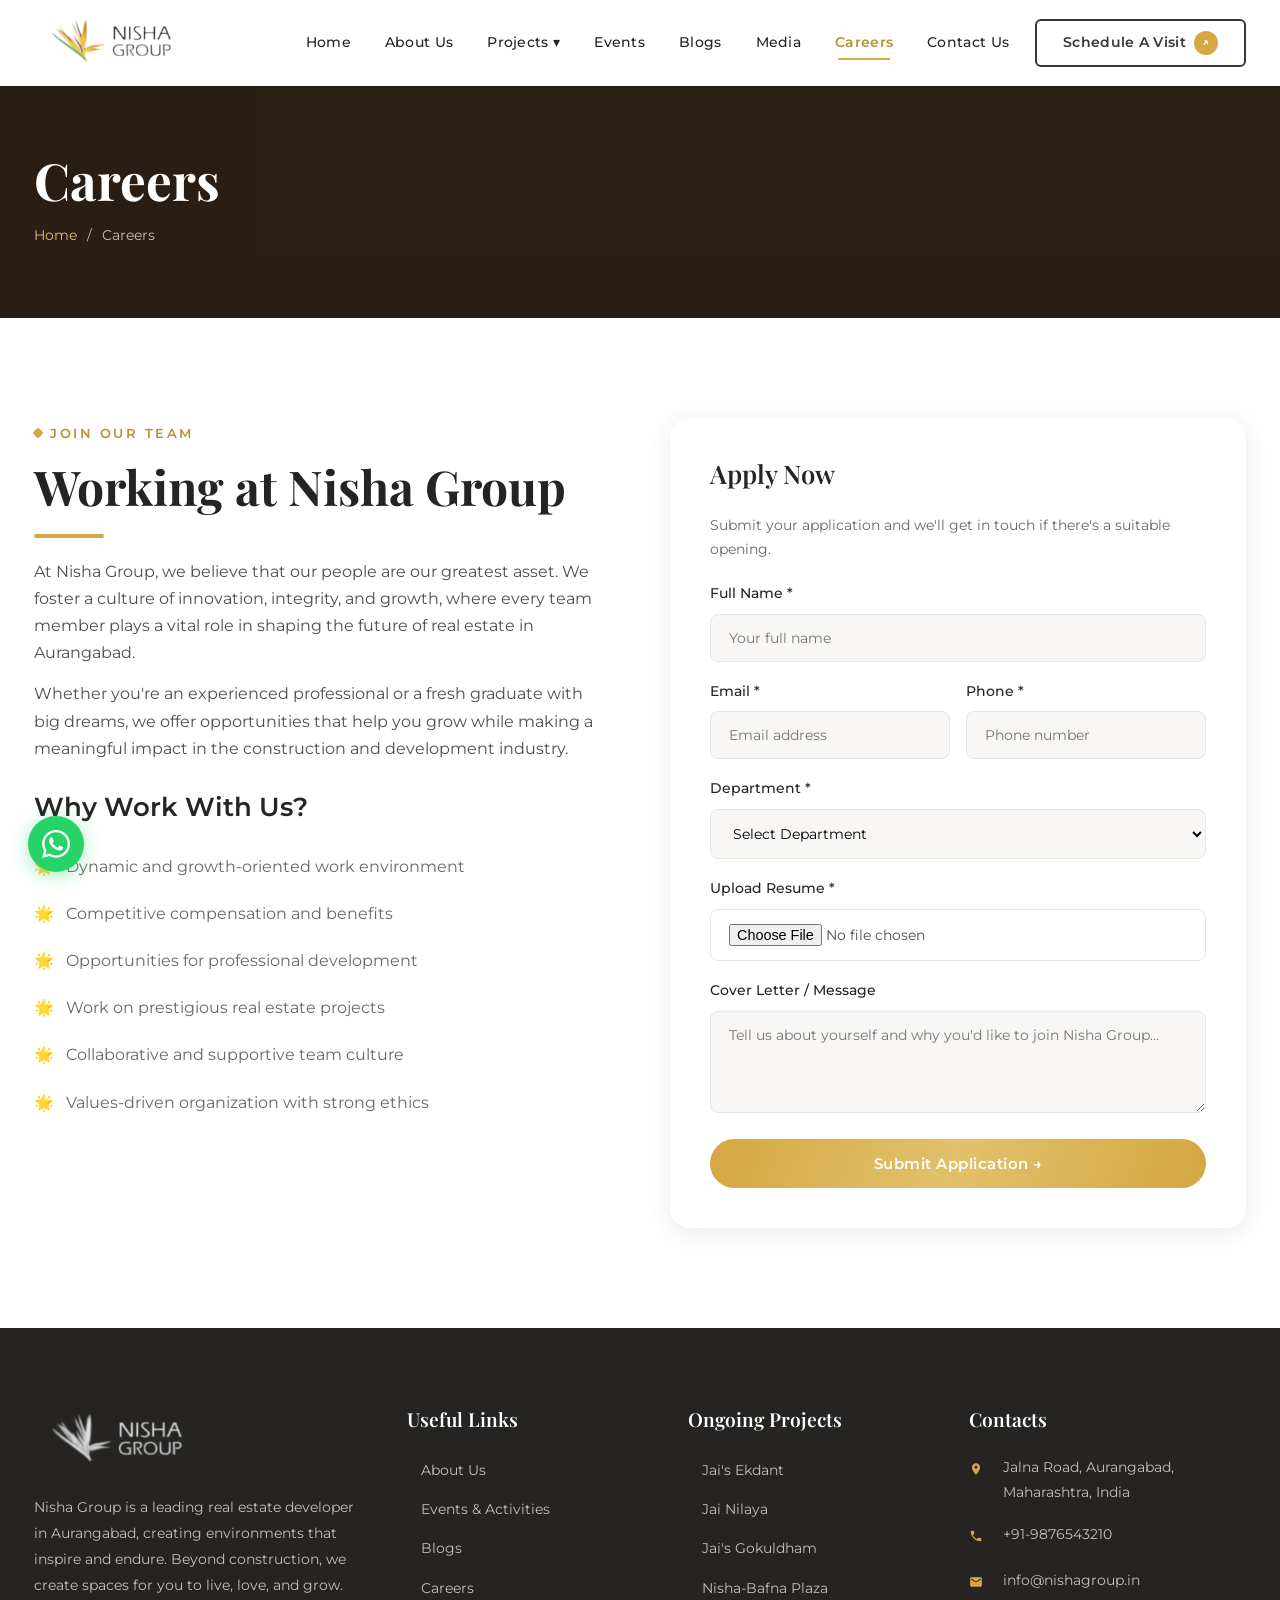
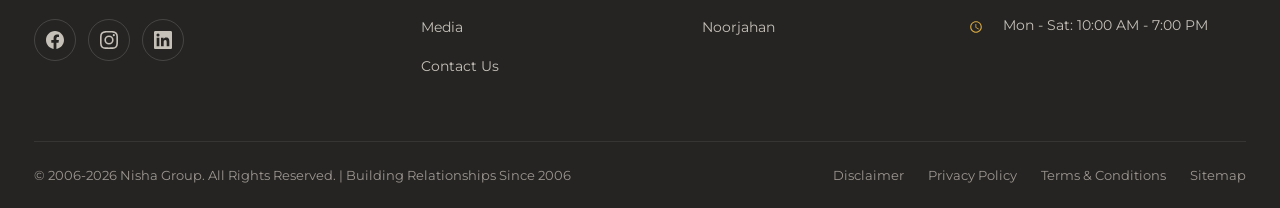
<file: careers.html>
﻿<!DOCTYPE html>
<html lang="en">

<head>
    <meta charset="UTF-8">
    <meta name="viewport" content="width=device-width, initial-scale=1.0">
    <title>Careers | Nisha Group - Join Our Team</title>
    <meta name="description"
        content="Join Nisha Group - Explore career opportunities in real estate development, construction, and management.">
    <link rel="stylesheet" href="css/style.css">
    <link rel="icon" href="logo.png">
</head>

<body>
    <div id="preloader"><img src="logo.png" alt="Nisha Group" class="loader-logo"></div>
    <div class="nav-overlay"></div>
    <header class="header">
        <div class="container"><a href="index.html" class="header-logo"><img src="logo.png" alt="Nisha Group"></a>
            <nav class="nav-menu" id="navMenu"><a href="index.html">Home</a><a href="about.html">About Us</a>
                        <div class="nav-dropdown">
          <a href="projects.html">Projects &#9662;</a>
          <div class="dropdown-menu">
            <a href="projects.html#ongoing">Ongoing Projects</a>
            <a href="projects.html#completed">Completed Projects</a>
            <a href="projects.html#upcoming">Upcoming Projects</a>
          </div>
        </div><a href="events.html">Events</a><a href="blogs.html">Blogs</a><a href="media.html">Media</a><a
                    href="careers.html" class="active">Careers</a><a href="contact.html">Contact Us</a><a href="#"
                    class="btn-enquire" data-modal="enquire">Schedule A Visit <span
                        class="arrow-icon">&#8599;</span></a>
            </nav>
            <div class="hamburger" id="hamburger"><span></span><span></span><span></span></div>
        </div>
    </header>

    <section class="page-banner">
        <div class="container">
            <h1>Careers</h1>
            <div class="breadcrumb"><a href="index.html">Home</a><span>/</span><span>Careers</span></div>
        </div>
    </section>

    <section class="section">
        <div class="container">
            <div class="careers-content">
                <div class="careers-info fade-left">
                    <div class="section-header" style="text-align:left;margin-bottom:20px;">
                        <span class="label">Join Our Team</span>
                        <h2>Working at Nisha Group</h2>
                        <div class="underline" style="margin:16px 0 0;"></div>
                    </div>
                    <p>At Nisha Group, we believe that our people are our greatest asset. We foster a culture of
                        innovation, integrity, and growth, where every team member plays a vital role in shaping the
                        future of real estate in Aurangabad.</p>
                    <p>Whether you're an experienced professional or a fresh graduate with big dreams, we offer
                        opportunities that help you grow while making a meaningful impact in the construction and
                        development industry.</p>

                    <h3 style="margin-top:30px;margin-bottom:16px;font-family:'Montserrat',sans-serif;font-weight:600;">
                        Why
                        Work With Us?</h3>
                    <ul class="benefit-list">
                        <li>Dynamic and growth-oriented work environment</li>
                        <li>Competitive compensation and benefits</li>
                        <li>Opportunities for professional development</li>
                        <li>Work on prestigious real estate projects</li>
                        <li>Collaborative and supportive team culture</li>
                        <li>Values-driven organization with strong ethics</li>
                    </ul>
                </div>

                <div class="contact-form fade-right">
                    <h3>Apply Now</h3>
                    <p style="color:var(--gray-500);margin-bottom:20px;font-size:0.9rem;">Submit your application and
                        we'll get in touch if there's a suitable opening.</p>
                    <form>
                        <div class="form-group"><label for="ca-name">Full Name *</label><input type="text" id="ca-name"
                                placeholder="Your full name" required></div>
                        <div class="form-row">
                            <div class="form-group"><label for="ca-email">Email *</label><input type="email"
                                    id="ca-email" placeholder="Email address" required></div>
                            <div class="form-group"><label for="ca-phone">Phone *</label><input type="tel" id="ca-phone"
                                    placeholder="Phone number" required></div>
                        </div>
                        <div class="form-group">
                            <label for="ca-dept">Department *</label>
                            <select id="ca-dept" required>
                                <option value="">Select Department</option>
                                <option>Construction &amp; Engineering</option>
                                <option>Architecture &amp; Design</option>
                                <option>Sales &amp; Marketing</option>
                                <option>Finance &amp; Accounts</option>
                                <option>Human Resources</option>
                                <option>Administration</option>
                                <option>Legal &amp; Compliance</option>
                                <option>IT &amp; Technology</option>
                                <option>Other</option>
                            </select>
                        </div>
                        <div class="form-group">
                            <label for="ca-resume">Upload Resume *</label>
                            <input type="file" id="ca-resume" accept=".pdf,.doc,.docx" required
                                style="background:var(--white);">
                        </div>
                        <div class="form-group"><label for="ca-msg">Cover Letter / Message</label><textarea id="ca-msg"
                                rows="4"
                                placeholder="Tell us about yourself and why you'd like to join Nisha Group..."></textarea>
                        </div>
                        <button type="submit" class="btn-primary" style="width:100%;justify-content:center;">Submit
                            Application &#8594;</button>
                    </form>
                </div>
            </div>
        </div>
    </section>

    <footer class="footer">
        <div class="container">
            <div class="footer-grid">
                <div class="footer-col footer-about"><img src="logo.png" alt="Nisha Group" class="footer-logo">
                    <p>Nisha Group is a leading real estate developer in Aurangabad, creating environments that inspire
                        and endure. Beyond construction, we create spaces for you to live, love, and grow.</p>
                    <div class="social-icons"><a href="#"><svg width="18" height="18" viewBox="0 0 24 24"
                                fill="currentColor">
                                <path
                                    d="M24 12.073c0-6.627-5.373-12-12-12s-12 5.373-12 12c0 5.99 4.388 10.954 10.125 11.854v-8.385H7.078v-3.47h3.047V9.43c0-3.007 1.792-4.669 4.533-4.669 1.312 0 2.686.235 2.686.235v2.953H15.83c-1.491 0-1.956.925-1.956 1.874v2.25h3.328l-.532 3.47h-2.796v8.385C19.612 23.027 24 18.062 24 12.073z" />
                            </svg></a><a href="#"><svg width="18" height="18" viewBox="0 0 24 24" fill="currentColor">
                                <path
                                    d="M12 2.163c3.204 0 3.584.012 4.85.07 3.252.148 4.771 1.691 4.919 4.919.058 1.265.069 1.645.069 4.849 0 3.205-.012 3.584-.069 4.849-.149 3.225-1.664 4.771-4.919 4.919-1.266.058-1.644.07-4.85.07-3.204 0-3.584-.012-4.849-.07-3.26-.149-4.771-1.699-4.919-4.92-.058-1.265-.07-1.644-.07-4.849 0-3.204.013-3.583.07-4.849.149-3.227 1.664-4.771 4.919-4.919 1.266-.057 1.645-.069 4.849-.069zM12 0C8.741 0 8.333.014 7.053.072 2.695.272.273 2.69.073 7.052.014 8.333 0 8.741 0 12c0 3.259.014 3.668.072 4.948.2 4.358 2.618 6.78 6.98 6.98C8.333 23.986 8.741 24 12 24c3.259 0 3.668-.014 4.948-.072 4.354-.2 6.782-2.618 6.979-6.98.059-1.28.073-1.689.073-4.948 0-3.259-.014-3.667-.072-4.947-.196-4.354-2.617-6.78-6.979-6.98C15.668.014 15.259 0 12 0zm0 5.838a6.162 6.162 0 100 12.324 6.162 6.162 0 000-12.324zM12 16a4 4 0 110-8 4 4 0 010 8zm6.406-11.845a1.44 1.44 0 100 2.881 1.44 1.44 0 000-2.881z" />
                            </svg></a><a href="#"><svg width="18" height="18" viewBox="0 0 24 24" fill="currentColor">
                                <path
                                    d="M20.447 20.452h-3.554v-5.569c0-1.328-.027-3.037-1.852-3.037-1.853 0-2.136 1.445-2.136 2.939v5.667H9.351V9h3.414v1.561h.046c.477-.9 1.637-1.85 3.37-1.85 3.601 0 4.267 2.37 4.267 5.455v6.286zM5.337 7.433a2.062 2.062 0 01-2.063-2.065 2.064 2.064 0 112.063 2.065zm1.782 13.019H3.555V9h3.564v11.452zM22.225 0H1.771C.792 0 0 .774 0 1.729v20.542C0 23.227.792 24 1.771 24h20.451C23.2 24 24 23.227 24 22.271V1.729C24 .774 23.2 0 22.222 0h.003z" />
                            </svg></a></div>
                </div>
                <div class="footer-col">
                    <h4>Useful Links</h4>
                    <ul>
                        <li><a href="about.html">About Us</a></li>
                        <li><a href="events.html">Events &amp; Activities</a></li>
                        <li><a href="blogs.html">Blogs</a></li>
                        <li><a href="careers.html">Careers</a></li>
                        <li><a href="media.html">Media</a></li>
                        <li><a href="contact.html">Contact Us</a></li>
                    </ul>
                </div>
                <div class="footer-col">
                    <h4>Ongoing Projects</h4>
                    <ul>
                        <li><a href="project-detail.html?project=ekdant">Jai's Ekdant</a></li>
                        <li><a href="project-detail.html?project=nilaya">Jai Nilaya</a></li>
                        <li><a href="project-detail.html?project=gokuldham">Jai's Gokuldham</a></li>
                        <li><a href="project-detail.html?project=bafnaplaza">Nisha-Bafna Plaza</a></li>
                        <li><a href="project-detail.html?project=noorjahan">Noorjahan</a></li>
                    </ul>
                </div>
                <div class="footer-col">
                    <h4>Contacts</h4>
                    <div class="footer-contact-item"><span class="icon"><svg width="14" height="14" viewBox="0 0 24 24"
                                fill="currentColor" style="vertical-align:-2px;margin-right:4px">
                                <path
                                    d="M12 2C8.13 2 5 5.13 5 9c0 5.25 7 13 7 13s7-7.75 7-13c0-3.87-3.13-7-7-7zm0 9.5c-1.38 0-2.5-1.12-2.5-2.5s1.12-2.5 2.5-2.5 2.5 1.12 2.5 2.5-1.12 2.5-2.5 2.5z" />
                            </svg></span><span>Jalna Road, Aurangabad, Maharashtra, India</span></div>
                    <div class="footer-contact-item"><span class="icon"><svg width="14" height="14" viewBox="0 0 24 24"
                                fill="currentColor" style="vertical-align:-2px;margin-right:4px">
                                <path
                                    d="M6.62 10.79c1.44 2.83 3.76 5.14 6.59 6.59l2.2-2.2c.27-.27.67-.36 1.02-.24 1.12.37 2.33.57 3.57.57.55 0 1 .45 1 1V20c0 .55-.45 1-1 1-9.39 0-17-7.61-17-17 0-.55.45-1 1-1h3.5c.55 0 1 .45 1 1 0 1.25.2 2.45.57 3.57.11.35.03.74-.25 1.02l-2.2 2.2z" />
                            </svg></span><span><a href="tel:+919876543210">+91-9876543210</a></span></div>
                    <div class="footer-contact-item"><span class="icon"><svg width="14" height="14" viewBox="0 0 24 24"
                                fill="currentColor" style="vertical-align:-2px;margin-right:4px">
                                <path
                                    d="M20 4H4c-1.1 0-1.99.9-1.99 2L2 18c0 1.1.9 2 2 2h16c1.1 0 2-.9 2-2V6c0-1.1-.9-2-2-2zm0 4l-8 5-8-5V6l8 5 8-5v2z" />
                            </svg></span><span><a href="mailto:info@nishagroup.in">info@nishagroup.in</a></span></div>
                    <div class="footer-contact-item"><span class="icon"><svg width="14" height="14" viewBox="0 0 24 24"
                                fill="currentColor" style="vertical-align:-2px;margin-right:4px">
                                <path
                                    d="M11.99 2C6.47 2 2 6.48 2 12s4.47 10 9.99 10C17.52 22 22 17.52 22 12S17.52 2 11.99 2zM12 20c-4.42 0-8-3.58-8-8s3.58-8 8-8 8 3.58 8 8-3.58 8-8 8zm.5-13H11v6l5.25 3.15.75-1.23-4.5-2.67z" />
                            </svg></span><span>Mon - Sat: 10:00 AM - 7:00 PM</span></div>
                </div>
            </div>
            <div class="footer-bottom">
                <p>&copy; 2006-2026 Nisha Group. All Rights Reserved. | Building Relationships Since 2006</p>
                <div class="footer-bottom-links"><a href="disclaimer.html">Disclaimer</a><a href="privacy.html">Privacy
                        Policy</a><a href="terms.html">Terms &amp; Conditions</a><a href="sitemap-page.html">Sitemap</a>
                </div>
            </div>
        </div>
    </footer>
    <a href="https://wa.me/919876543210" class="whatsapp-float" target="_blank"><svg width="28" height="28"
            viewBox="0 0 24 24" fill="white">
            <path
                d="M17.472 14.382c-.297-.149-1.758-.867-2.03-.967-.273-.099-.471-.148-.67.15-.197.297-.767.966-.94 1.164-.173.199-.347.223-.644.075-.297-.15-1.255-.463-2.39-1.475-.883-.788-1.48-1.761-1.653-2.059-.173-.297-.018-.458.13-.606.134-.133.298-.347.446-.52.149-.174.198-.298.298-.497.099-.198.05-.371-.025-.52-.075-.149-.669-1.612-.916-2.207-.242-.579-.487-.5-.669-.51-.173-.008-.371-.01-.57-.01-.198 0-.52.074-.792.372-.272.297-1.04 1.016-1.04 2.479 0 1.462 1.065 2.875 1.213 3.074.149.198 2.096 3.2 5.077 4.487.709.306 1.262.489 1.694.625.712.227 1.36.195 1.871.118.571-.085 1.758-.719 2.006-1.413.248-.694.248-1.289.173-1.413-.074-.124-.272-.198-.57-.347m-5.421 7.403h-.004a9.87 9.87 0 01-5.031-1.378l-.361-.214-3.741.982.998-3.648-.235-.374a9.86 9.86 0 01-1.51-5.26c.001-5.45 4.436-9.884 9.888-9.884 2.64 0 5.122 1.03 6.988 2.898a9.825 9.825 0 012.893 6.994c-.003 5.45-4.437 9.884-9.885 9.884m8.413-18.297A11.815 11.815 0 0012.05 0C5.495 0 .16 5.335.157 11.892c0 2.096.547 4.142 1.588 5.945L.057 24l6.305-1.654a11.882 11.882 0 005.683 1.448h.005c6.554 0 11.89-5.335 11.893-11.893a11.821 11.821 0 00-3.48-8.413z" />
        </svg></a>
    <button class="back-to-top">&#8593;</button>
    <div class="modal-overlay" id="enquireModal">
        <div class="modal"><button class="modal-close">&times;</button>
            <h2>Schedule A Visit</h2>
            <form style="margin-top:16px;">
                <div class="form-group"><input type="text" required placeholder="Full Name"></div>
                <div class="form-row">
                    <div class="form-group"><input type="email" required placeholder="Email"></div>
                    <div class="form-group"><input type="tel" required placeholder="Phone"></div>
                </div><button type="submit" class="btn-primary" style="width:100%;justify-content:center;">Submit
                    &#8594;</button>
            </form>
        </div>
    </div>
    <script src="js/main.js"></script>
</body>

</html>
</file>
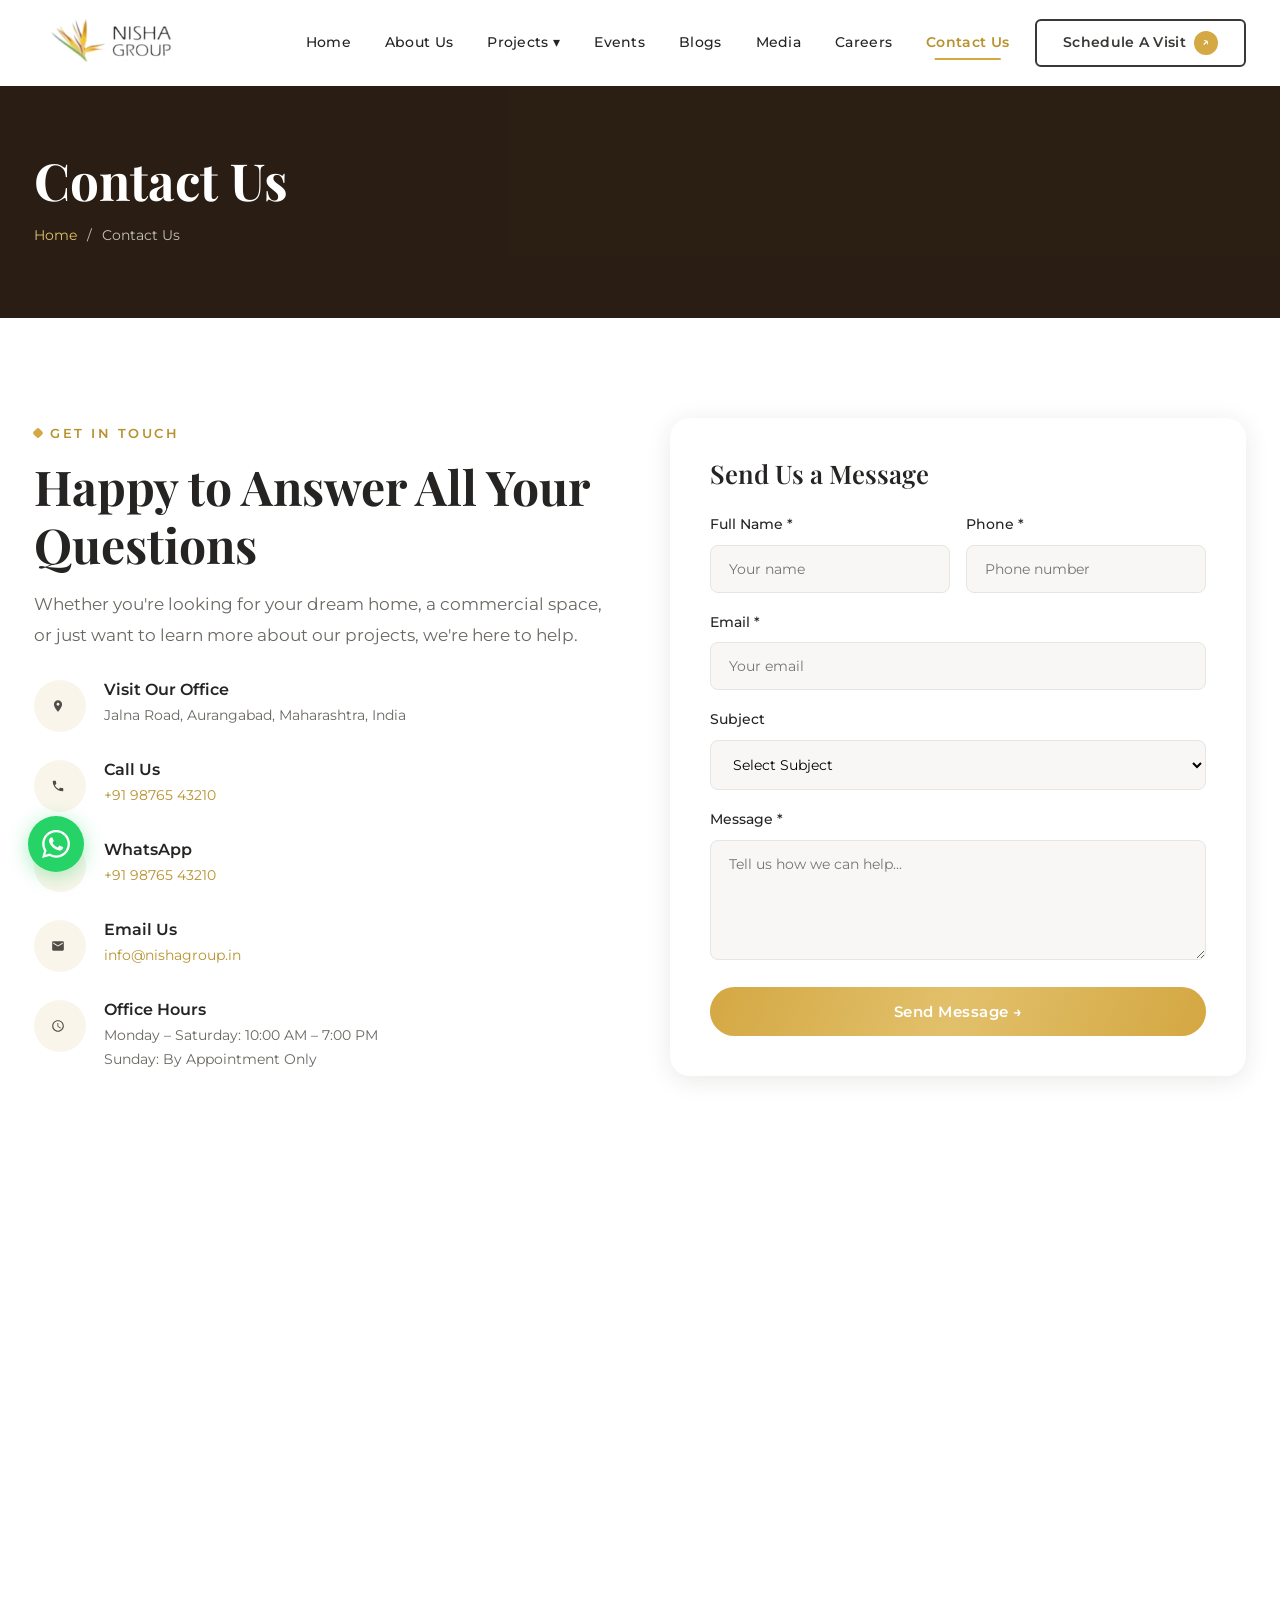
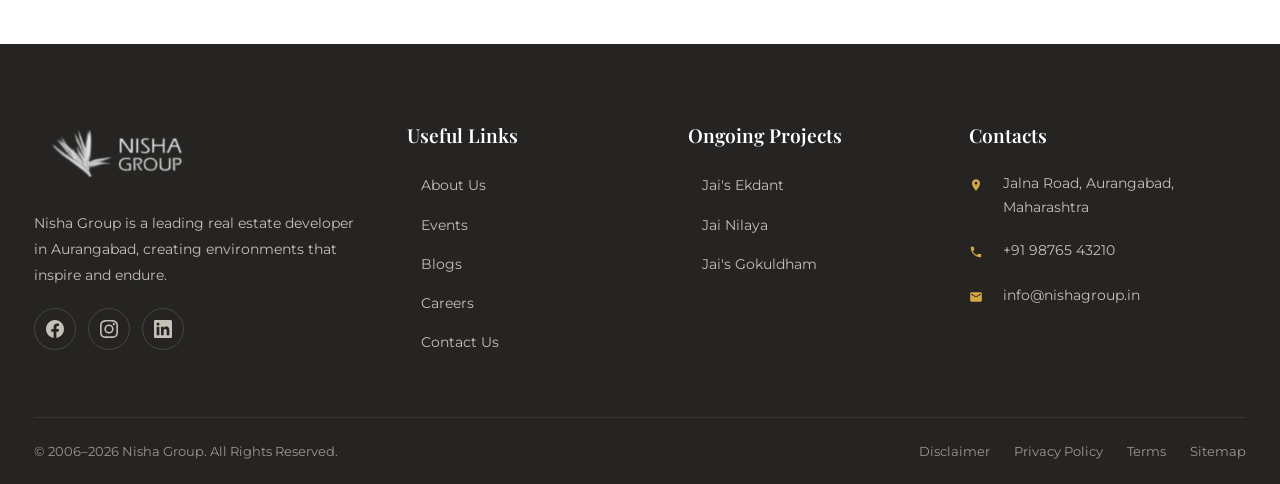
<file: contact.html>
<!DOCTYPE html>
<html lang="en">

<head>
    <meta charset="UTF-8">
    <meta name="viewport" content="width=device-width, initial-scale=1.0">
    <title>Contact Us | Nisha Group - Get in Touch</title>
    <meta name="description"
        content="Contact Nisha Group for real estate enquiries, site visits, and project details in Aurangabad.">
    <link rel="stylesheet" href="css/style.css">
    <link rel="icon" href="logo.png">
</head>

<body>

    <div id="preloader"><img src="logo.png" alt="Nisha Group" class="loader-logo"></div>
    <div class="nav-overlay"></div>

    <header class="header">
        <div class="container">
            <a href="index.html" class="header-logo"><img src="logo.png" alt="Nisha Group"></a>
            <div class="hamburger" id="hamburger"><span></span><span></span><span></span></div>
            <nav class="nav-menu" id="navMenu">
                <a href="index.html">Home</a>
                <a href="about.html">About Us</a>
                        <div class="nav-dropdown">
          <a href="projects.html">Projects &#9662;</a>
          <div class="dropdown-menu">
            <a href="projects.html#ongoing">Ongoing Projects</a>
            <a href="projects.html#completed">Completed Projects</a>
            <a href="projects.html#upcoming">Upcoming Projects</a>
          </div>
        </div>
                <a href="events.html">Events</a><a href="blogs.html">Blogs</a><a href="media.html">Media</a>
                <a href="careers.html">Careers</a><a href="contact.html" class="active">Contact Us</a>
                <a href="#" class="btn-enquire" data-modal="enquire">Schedule A Visit <span
                        class="arrow-icon">↗</span></a>
            </nav>
        </div>
    </header>

    <section class="page-banner">
        <div class="container">
            <h1>Contact Us</h1>
            <div class="breadcrumb"><a href="index.html">Home</a><span>/</span><span>Contact Us</span></div>
        </div>
    </section>

    <section class="section">
        <div class="container">
            <div class="contact-grid">
                <div class="fade-left">
                    <div class="section-header" style="margin-bottom:30px;">
                        <span class="label">Get In Touch</span>
                        <h2>Happy to Answer All Your Questions</h2>
                        <p style="margin-top:12px;">Whether you're looking for your dream home, a commercial space, or
                            just want to learn more about our projects, we're here to help.</p>
                    </div>
                    <div class="contact-info-list">
                        <div class="contact-item">
                            <div class="icon"><svg width="14" height="14" viewBox="0 0 24 24" fill="currentColor" style="vertical-align:-2px;margin-right:4px"><path d="M12 2C8.13 2 5 5.13 5 9c0 5.25 7 13 7 13s7-7.75 7-13c0-3.87-3.13-7-7-7zm0 9.5c-1.38 0-2.5-1.12-2.5-2.5s1.12-2.5 2.5-2.5 2.5 1.12 2.5 2.5-1.12 2.5-2.5 2.5z"/></svg></div>
                            <div>
                                <h4>Visit Our Office</h4>
                                <p>Jalna Road, Aurangabad, Maharashtra, India</p>
                            </div>
                        </div>
                        <div class="contact-item">
                            <div class="icon"><svg width="14" height="14" viewBox="0 0 24 24" fill="currentColor" style="vertical-align:-2px;margin-right:4px"><path d="M6.62 10.79c1.44 2.83 3.76 5.14 6.59 6.59l2.2-2.2c.27-.27.67-.36 1.02-.24 1.12.37 2.33.57 3.57.57.55 0 1 .45 1 1V20c0 .55-.45 1-1 1-9.39 0-17-7.61-17-17 0-.55.45-1 1-1h3.5c.55 0 1 .45 1 1 0 1.25.2 2.45.57 3.57.11.35.03.74-.25 1.02l-2.2 2.2z"/></svg></div>
                            <div>
                                <h4>Call Us</h4>
                                <p><a href="tel:+919876543210">+91 98765 43210</a></p>
                            </div>
                        </div>
                        <div class="contact-item">
                            <div class="icon"></div>
                            <div>
                                <h4>WhatsApp</h4>
                                <p><a href="https://wa.me/919876543210" target="_blank">+91 98765 43210</a></p>
                            </div>
                        </div>
                        <div class="contact-item">
                            <div class="icon"><svg width="14" height="14" viewBox="0 0 24 24" fill="currentColor" style="vertical-align:-2px;margin-right:4px"><path d="M20 4H4c-1.1 0-1.99.9-1.99 2L2 18c0 1.1.9 2 2 2h16c1.1 0 2-.9 2-2V6c0-1.1-.9-2-2-2zm0 4l-8 5-8-5V6l8 5 8-5v2z"/></svg></div>
                            <div>
                                <h4>Email Us</h4>
                                <p><a href="mailto:info@nishagroup.in">info@nishagroup.in</a></p>
                            </div>
                        </div>
                        <div class="contact-item">
                            <div class="icon"><svg width="14" height="14" viewBox="0 0 24 24" fill="currentColor" style="vertical-align:-2px;margin-right:4px"><path d="M11.99 2C6.47 2 2 6.48 2 12s4.47 10 9.99 10C17.52 22 22 17.52 22 12S17.52 2 11.99 2zM12 20c-4.42 0-8-3.58-8-8s3.58-8 8-8 8 3.58 8 8-3.58 8-8 8zm.5-13H11v6l5.25 3.15.75-1.23-4.5-2.67z"/></svg></div>
                            <div>
                                <h4>Office Hours</h4>
                                <p>Monday – Saturday: 10:00 AM – 7:00 PM<br>Sunday: By Appointment Only</p>
                            </div>
                        </div>
                    </div>
                </div>

                <div class="contact-form fade-right">
                    <h3>Send Us a Message</h3>
                    <form>
                        <div class="form-row">
                            <div class="form-group"><label for="c-name">Full Name *</label><input type="text"
                                    id="c-name" placeholder="Your name" required></div>
                            <div class="form-group"><label for="c-phone">Phone *</label><input type="tel" id="c-phone"
                                    placeholder="Phone number" required></div>
                        </div>
                        <div class="form-group"><label for="c-email">Email *</label><input type="email" id="c-email"
                                placeholder="Your email" required></div>
                        <div class="form-group">
                            <label for="c-subject">Subject</label>
                            <select id="c-subject">
                                <option value="">Select Subject</option>
                                <option>Project Enquiry</option>
                                <option>Site Visit</option>
                                <option>Career Enquiry</option>
                                <option>General Enquiry</option>
                                <option>Feedback</option>
                            </select>
                        </div>
                        <div class="form-group"><label for="c-msg">Message *</label><textarea id="c-msg" rows="5"
                                placeholder="Tell us how we can help..." required></textarea></div>
                        <button type="submit" class="btn-primary" style="width:100%;justify-content:center;">Send
                            Message →</button>
                    </form>
                </div>
            </div>

            <!-- Map -->
            <div class="map-container fade-up" style="margin-top:60px;">
                <iframe
                    src="https://www.google.com/maps/embed?pb=!1m18!1m12!1m3!1d60132.29!2d75.28!3d19.87!2m3!1f0!2f0!3f0!3m2!1i1024!2i768!4f13.1!3m3!1m2!1s0x3bdb9815a369bc63%3A0x712d538b29a2ce53!2sAurangabad%2C%20Maharashtra!5e0!3m2!1sen!2sin!4v1"
                    allowfullscreen="" loading="lazy"></iframe>
            </div>
        </div>
    </section>

    <!-- Footer -->
    <footer class="footer">
        <div class="container">
            <div class="footer-grid">
                <div class="footer-col footer-about">
                    <img src="logo.png" alt="Nisha Group" class="footer-logo">
                    <p>Nisha Group is a leading real estate developer in Aurangabad, creating environments that inspire
                        and endure.</p>
                    <div class="social-icons">
                        <a href="#"><svg width="18" height="18" viewBox="0 0 24 24" fill="currentColor">
                                <path
                                    d="M24 12.073c0-6.627-5.373-12-12-12s-12 5.373-12 12c0 5.99 4.388 10.954 10.125 11.854v-8.385H7.078v-3.47h3.047V9.43c0-3.007 1.792-4.669 4.533-4.669 1.312 0 2.686.235 2.686.235v2.953H15.83c-1.491 0-1.956.925-1.956 1.874v2.25h3.328l-.532 3.47h-2.796v8.385C19.612 23.027 24 18.062 24 12.073z" />
                            </svg></a>
                        <a href="#"><svg width="18" height="18" viewBox="0 0 24 24" fill="currentColor">
                                <path
                                    d="M12 2.163c3.204 0 3.584.012 4.85.07 3.252.148 4.771 1.691 4.919 4.919.058 1.265.069 1.645.069 4.849 0 3.205-.012 3.584-.069 4.849-.149 3.225-1.664 4.771-4.919 4.919-1.266.058-1.644.07-4.85.07-3.204 0-3.584-.012-4.849-.07-3.26-.149-4.771-1.699-4.919-4.92-.058-1.265-.07-1.644-.07-4.849 0-3.204.013-3.583.07-4.849.149-3.227 1.664-4.771 4.919-4.919 1.266-.057 1.645-.069 4.849-.069zM12 0C8.741 0 8.333.014 7.053.072 2.695.272.273 2.69.073 7.052.014 8.333 0 8.741 0 12c0 3.259.014 3.668.072 4.948.2 4.358 2.618 6.78 6.98 6.98C8.333 23.986 8.741 24 12 24c3.259 0 3.668-.014 4.948-.072 4.354-.2 6.782-2.618 6.979-6.98.059-1.28.073-1.689.073-4.948 0-3.259-.014-3.667-.072-4.947-.196-4.354-2.617-6.78-6.979-6.98C15.668.014 15.259 0 12 0zm0 5.838a6.162 6.162 0 100 12.324 6.162 6.162 0 000-12.324zM12 16a4 4 0 110-8 4 4 0 010 8zm6.406-11.845a1.44 1.44 0 100 2.881 1.44 1.44 0 000-2.881z" />
                            </svg></a>
                        <a href="#"><svg width="18" height="18" viewBox="0 0 24 24" fill="currentColor">
                                <path
                                    d="M20.447 20.452h-3.554v-5.569c0-1.328-.027-3.037-1.852-3.037-1.853 0-2.136 1.445-2.136 2.939v5.667H9.351V9h3.414v1.561h.046c.477-.9 1.637-1.85 3.37-1.85 3.601 0 4.267 2.37 4.267 5.455v6.286zM5.337 7.433a2.062 2.062 0 01-2.063-2.065 2.064 2.064 0 112.063 2.065zm1.782 13.019H3.555V9h3.564v11.452zM22.225 0H1.771C.792 0 0 .774 0 1.729v20.542C0 23.227.792 24 1.771 24h20.451C23.2 24 24 23.227 24 22.271V1.729C24 .774 23.2 0 22.222 0h.003z" />
                            </svg></a>
                    </div>
                </div>
                <div class="footer-col">
                    <h4>Useful Links</h4>
                    <ul>
                        <li><a href="about.html">About Us</a></li>
                        <li><a href="events.html">Events</a></li>
                        <li><a href="blogs.html">Blogs</a></li>
                        <li><a href="careers.html">Careers</a></li>
                        <li><a href="contact.html">Contact Us</a></li>
                    </ul>
                </div>
                <div class="footer-col">
                    <h4>Ongoing Projects</h4>
                    <ul>
                        <li><a href="project-detail.html?project=ekdant">Jai's Ekdant</a></li>
                        <li><a href="project-detail.html?project=nilaya">Jai Nilaya</a></li>
                        <li><a href="project-detail.html?project=gokuldham">Jai's Gokuldham</a></li>
                    </ul>
                </div>
                <div class="footer-col">
                    <h4>Contacts</h4>
                    <div class="footer-contact-item"><span class="icon"><svg width="14" height="14" viewBox="0 0 24 24" fill="currentColor" style="vertical-align:-2px;margin-right:4px"><path d="M12 2C8.13 2 5 5.13 5 9c0 5.25 7 13 7 13s7-7.75 7-13c0-3.87-3.13-7-7-7zm0 9.5c-1.38 0-2.5-1.12-2.5-2.5s1.12-2.5 2.5-2.5 2.5 1.12 2.5 2.5-1.12 2.5-2.5 2.5z"/></svg></span><span>Jalna Road, Aurangabad,
                            Maharashtra</span></div>
                    <div class="footer-contact-item"><span class="icon"><svg width="14" height="14" viewBox="0 0 24 24" fill="currentColor" style="vertical-align:-2px;margin-right:4px"><path d="M6.62 10.79c1.44 2.83 3.76 5.14 6.59 6.59l2.2-2.2c.27-.27.67-.36 1.02-.24 1.12.37 2.33.57 3.57.57.55 0 1 .45 1 1V20c0 .55-.45 1-1 1-9.39 0-17-7.61-17-17 0-.55.45-1 1-1h3.5c.55 0 1 .45 1 1 0 1.25.2 2.45.57 3.57.11.35.03.74-.25 1.02l-2.2 2.2z"/></svg></span><span><a href="tel:+919876543210">+91
                                98765 43210</a></span></div>
                    <div class="footer-contact-item"><span class="icon"><svg width="14" height="14" viewBox="0 0 24 24" fill="currentColor" style="vertical-align:-2px;margin-right:4px"><path d="M20 4H4c-1.1 0-1.99.9-1.99 2L2 18c0 1.1.9 2 2 2h16c1.1 0 2-.9 2-2V6c0-1.1-.9-2-2-2zm0 4l-8 5-8-5V6l8 5 8-5v2z"/></svg></span><span><a
                                href="mailto:info@nishagroup.in">info@nishagroup.in</a></span></div>
                </div>
            </div>
            <div class="footer-bottom">
                <p>© 2006–2026 Nisha Group. All Rights Reserved.</p>
                <div class="footer-bottom-links"><a href="disclaimer.html">Disclaimer</a><a href="privacy.html">Privacy
                        Policy</a><a href="terms.html">Terms</a><a href="sitemap-page.html">Sitemap</a></div>
            </div>
        </div>
    </footer>

    <a href="https://wa.me/919876543210" class="whatsapp-float" target="_blank"><svg width="28" height="28"
            viewBox="0 0 24 24" fill="white">
            <path
                d="M17.472 14.382c-.297-.149-1.758-.867-2.03-.967-.273-.099-.471-.148-.67.15-.197.297-.767.966-.94 1.164-.173.199-.347.223-.644.075-.297-.15-1.255-.463-2.39-1.475-.883-.788-1.48-1.761-1.653-2.059-.173-.297-.018-.458.13-.606.134-.133.298-.347.446-.52.149-.174.198-.298.298-.497.099-.198.05-.371-.025-.52-.075-.149-.669-1.612-.916-2.207-.242-.579-.487-.5-.669-.51-.173-.008-.371-.01-.57-.01-.198 0-.52.074-.792.372-.272.297-1.04 1.016-1.04 2.479 0 1.462 1.065 2.875 1.213 3.074.149.198 2.096 3.2 5.077 4.487.709.306 1.262.489 1.694.625.712.227 1.36.195 1.871.118.571-.085 1.758-.719 2.006-1.413.248-.694.248-1.289.173-1.413-.074-.124-.272-.198-.57-.347m-5.421 7.403h-.004a9.87 9.87 0 01-5.031-1.378l-.361-.214-3.741.982.998-3.648-.235-.374a9.86 9.86 0 01-1.51-5.26c.001-5.45 4.436-9.884 9.888-9.884 2.64 0 5.122 1.03 6.988 2.898a9.825 9.825 0 012.893 6.994c-.003 5.45-4.437 9.884-9.885 9.884m8.413-18.297A11.815 11.815 0 0012.05 0C5.495 0 .16 5.335.157 11.892c0 2.096.547 4.142 1.588 5.945L.057 24l6.305-1.654a11.882 11.882 0 005.683 1.448h.005c6.554 0 11.89-5.335 11.893-11.893a11.821 11.821 0 00-3.48-8.413z" />
        </svg></a>
    <button class="back-to-top">↑</button>

    <script src="js/main.js"></script>
    <div class="modal-overlay" id="enquireModal">
        <div class="modal"><button class="modal-close">&times;</button>
            <h2>Schedule A Visit</h2>
            <form style="margin-top:16px;">
                <div class="form-group"><input type="text" required placeholder="Full Name"></div>
                <div class="form-row">
                    <div class="form-group"><input type="email" required placeholder="Email"></div>
                    <div class="form-group"><input type="tel" required placeholder="Phone"></div>
                </div><button type="submit" class="btn-primary" style="width:100%;justify-content:center;">Submit &#8594;</button>
            </form>
        </div>
    </div>
</body>

</html>
</file>
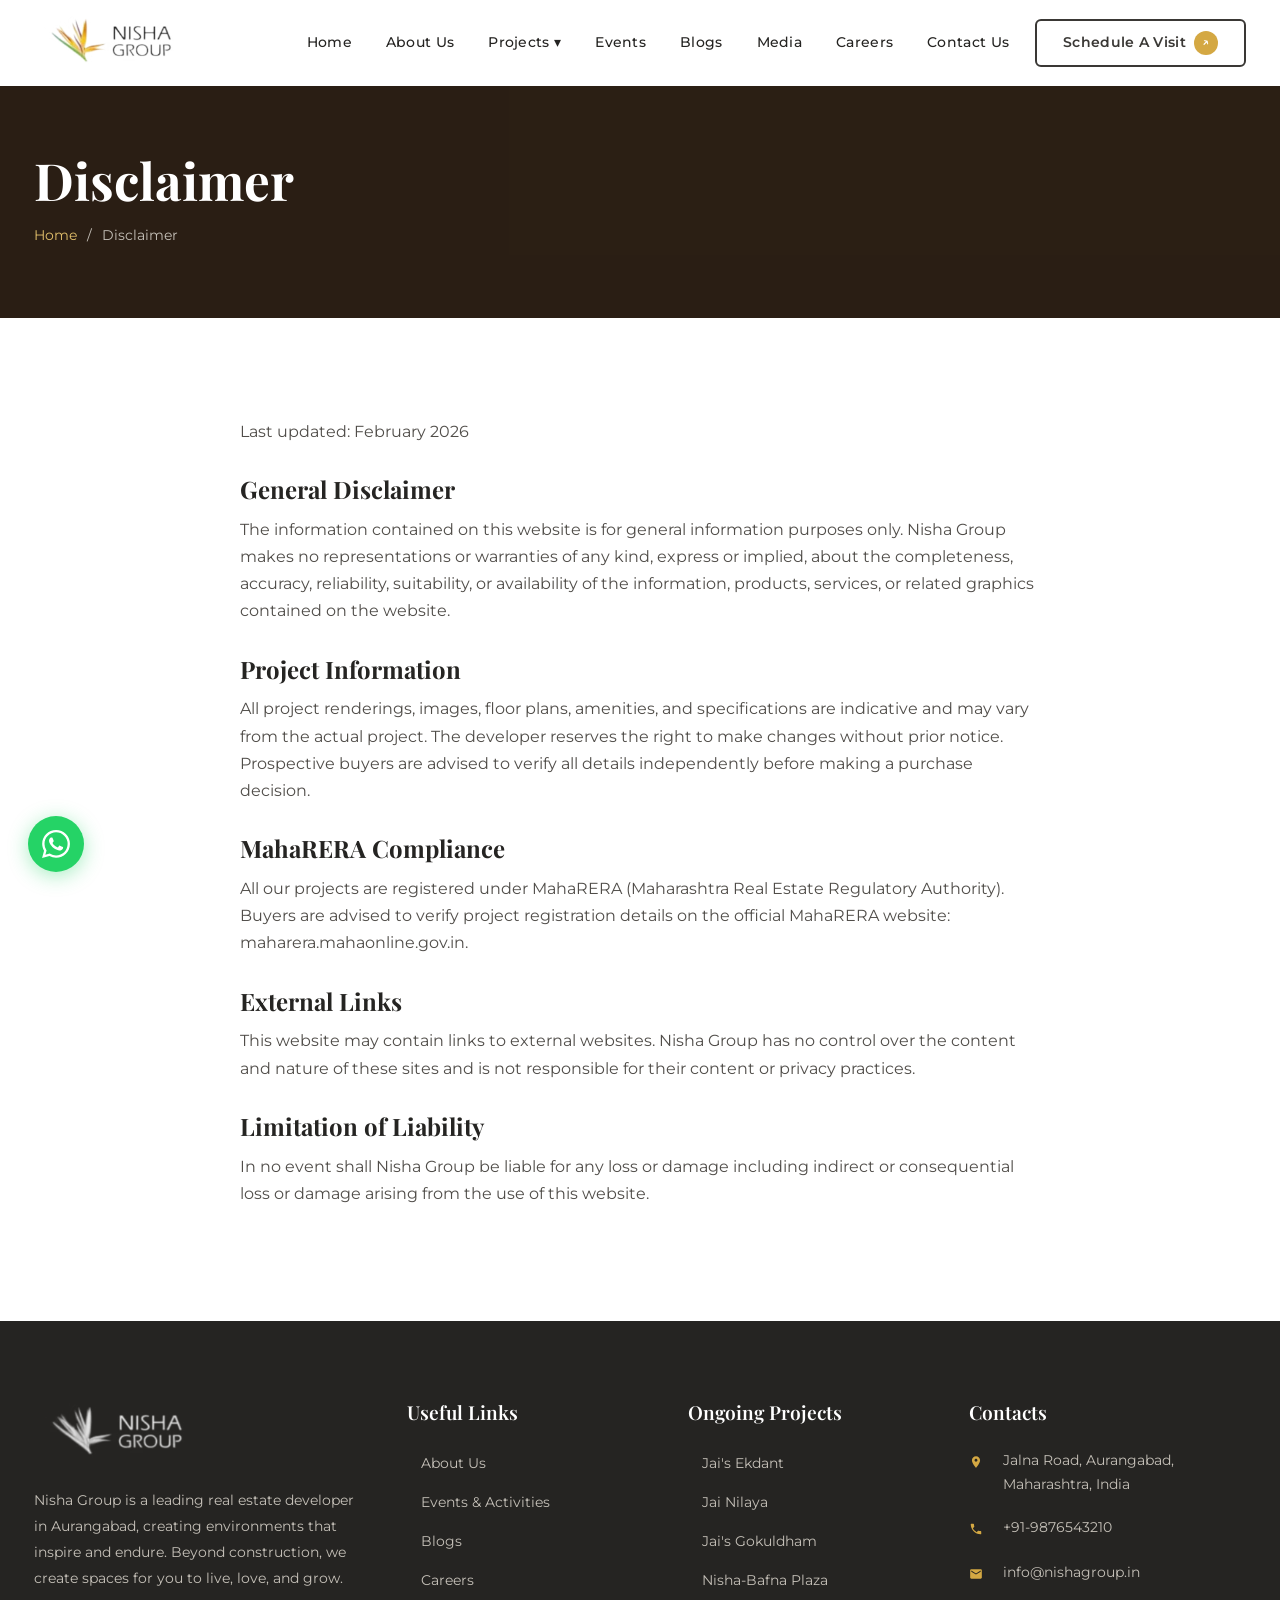
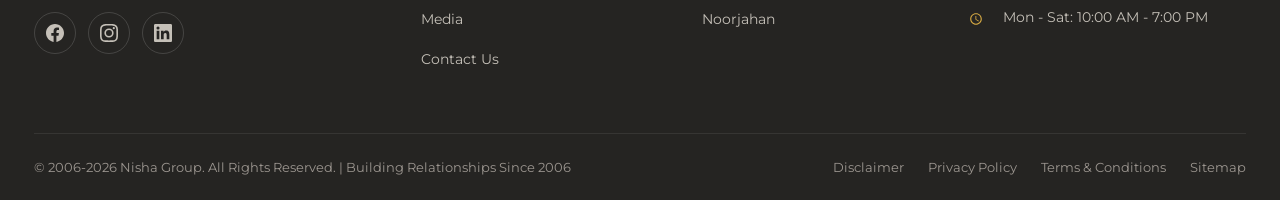
<file: disclaimer.html>
<!DOCTYPE html>
<html lang="en">

<head>
    <meta charset="UTF-8">
    <meta name="viewport" content="width=device-width, initial-scale=1.0">
    <title>Disclaimer | Nisha Group</title>
    <link rel="stylesheet" href="css/style.css">
    <link rel="icon" href="logo.png">
</head>

<body>
    <div id="preloader"><img src="logo.png" alt="Nisha Group" class="loader-logo"></div>
    <div class="nav-overlay"></div>
    <header class="header">
        <div class="container"><a href="index.html" class="header-logo"><img src="logo.png" alt="Nisha Group"></a>
            <nav class="nav-menu" id="navMenu"><a href="index.html">Home</a><a href="about.html">About Us</a>
                        <div class="nav-dropdown">
          <a href="projects.html">Projects &#9662;</a>
          <div class="dropdown-menu">
            <a href="projects.html#ongoing">Ongoing Projects</a>
            <a href="projects.html#completed">Completed Projects</a>
            <a href="projects.html#upcoming">Upcoming Projects</a>
          </div>
        </div><a href="events.html">Events</a><a href="blogs.html">Blogs</a><a href="media.html">Media</a><a
                    href="careers.html">Careers</a><a href="contact.html">Contact Us</a><a href="#" class="btn-enquire"
                    data-modal="enquire">Schedule A Visit <span class="arrow-icon">↗</span></a>
            </nav>
            <div class="hamburger" id="hamburger"><span></span><span></span><span></span></div>
        </div>
    </header>
    <section class="page-banner">
        <div class="container">
            <h1>Disclaimer</h1>
            <div class="breadcrumb"><a href="index.html">Home</a><span>/</span><span>Disclaimer</span></div>
        </div>
    </section>
    <section class="section">
        <div class="container">
            <div class="legal-content">
                <p>Last updated: February 2026</p>
                <h2>General Disclaimer</h2>
                <p>The information contained on this website is for general information purposes only. Nisha Group makes
                    no representations or warranties of any kind, express or implied, about the completeness, accuracy,
                    reliability, suitability, or availability of the information, products, services, or related
                    graphics contained on the website.</p>
                <h2>Project Information</h2>
                <p>All project renderings, images, floor plans, amenities, and specifications are indicative and may
                    vary from the actual project. The developer reserves the right to make changes without prior notice.
                    Prospective buyers are advised to verify all details independently before making a purchase
                    decision.</p>
                <h2>MahaRERA Compliance</h2>
                <p>All our projects are registered under MahaRERA (Maharashtra Real Estate Regulatory Authority). Buyers
                    are advised to verify project registration details on the official MahaRERA website: <a
                        href="https://maharera.mahaonline.gov.in" target="_blank"
                        style="color:var(--accent-green);">maharera.mahaonline.gov.in</a>.</p>
                <h2>External Links</h2>
                <p>This website may contain links to external websites. Nisha Group has no control over the content and
                    nature of these sites and is not responsible for their content or privacy practices.</p>
                <h2>Limitation of Liability</h2>
                <p>In no event shall Nisha Group be liable for any loss or damage including indirect or consequential
                    loss or damage arising from the use of this website.</p>
            </div>
        </div>
    </section>
    <footer class="footer">
        <div class="container">
            <div class="footer-grid">
                <div class="footer-col footer-about"><img src="logo.png" alt="Nisha Group" class="footer-logo">
                    <p>Nisha Group is a leading real estate developer in Aurangabad, creating environments that inspire
                        and endure. Beyond construction, we create spaces for you to live, love, and grow.</p>
                    <div class="social-icons"><a href="#"><svg width="18" height="18" viewBox="0 0 24 24"
                                fill="currentColor">
                                <path
                                    d="M24 12.073c0-6.627-5.373-12-12-12s-12 5.373-12 12c0 5.99 4.388 10.954 10.125 11.854v-8.385H7.078v-3.47h3.047V9.43c0-3.007 1.792-4.669 4.533-4.669 1.312 0 2.686.235 2.686.235v2.953H15.83c-1.491 0-1.956.925-1.956 1.874v2.25h3.328l-.532 3.47h-2.796v8.385C19.612 23.027 24 18.062 24 12.073z" />
                            </svg></a><a href="#"><svg width="18" height="18" viewBox="0 0 24 24" fill="currentColor">
                                <path
                                    d="M12 2.163c3.204 0 3.584.012 4.85.07 3.252.148 4.771 1.691 4.919 4.919.058 1.265.069 1.645.069 4.849 0 3.205-.012 3.584-.069 4.849-.149 3.225-1.664 4.771-4.919 4.919-1.266.058-1.644.07-4.85.07-3.204 0-3.584-.012-4.849-.07-3.26-.149-4.771-1.699-4.919-4.92-.058-1.265-.07-1.644-.07-4.849 0-3.204.013-3.583.07-4.849.149-3.227 1.664-4.771 4.919-4.919 1.266-.057 1.645-.069 4.849-.069zM12 0C8.741 0 8.333.014 7.053.072 2.695.272.273 2.69.073 7.052.014 8.333 0 8.741 0 12c0 3.259.014 3.668.072 4.948.2 4.358 2.618 6.78 6.98 6.98C8.333 23.986 8.741 24 12 24c3.259 0 3.668-.014 4.948-.072 4.354-.2 6.782-2.618 6.979-6.98.059-1.28.073-1.689.073-4.948 0-3.259-.014-3.667-.072-4.947-.196-4.354-2.617-6.78-6.979-6.98C15.668.014 15.259 0 12 0zm0 5.838a6.162 6.162 0 100 12.324 6.162 6.162 0 000-12.324zM12 16a4 4 0 110-8 4 4 0 010 8zm6.406-11.845a1.44 1.44 0 100 2.881 1.44 1.44 0 000-2.881z" />
                            </svg></a><a href="#"><svg width="18" height="18" viewBox="0 0 24 24" fill="currentColor">
                                <path
                                    d="M20.447 20.452h-3.554v-5.569c0-1.328-.027-3.037-1.852-3.037-1.853 0-2.136 1.445-2.136 2.939v5.667H9.351V9h3.414v1.561h.046c.477-.9 1.637-1.85 3.37-1.85 3.601 0 4.267 2.37 4.267 5.455v6.286zM5.337 7.433a2.062 2.062 0 01-2.063-2.065 2.064 2.064 0 112.063 2.065zm1.782 13.019H3.555V9h3.564v11.452zM22.225 0H1.771C.792 0 0 .774 0 1.729v20.542C0 23.227.792 24 1.771 24h20.451C23.2 24 24 23.227 24 22.271V1.729C24 .774 23.2 0 22.222 0h.003z" />
                            </svg></a></div>
                </div>
                <div class="footer-col">
                    <h4>Useful Links</h4>
                    <ul>
                        <li><a href="about.html">About Us</a></li>
                        <li><a href="events.html">Events & Activities</a></li>
                        <li><a href="blogs.html">Blogs</a></li>
                        <li><a href="careers.html">Careers</a></li>
                        <li><a href="media.html">Media</a></li>
                        <li><a href="contact.html">Contact Us</a></li>
                    </ul>
                </div>
                <div class="footer-col">
                    <h4>Ongoing Projects</h4>
                    <ul>
                        <li><a href="project-detail.html?project=ekdant">Jai's Ekdant</a></li>
                        <li><a href="project-detail.html?project=nilaya">Jai Nilaya</a></li>
                        <li><a href="project-detail.html?project=gokuldham">Jai's Gokuldham</a></li>
                        <li><a href="project-detail.html?project=bafnaplaza">Nisha-Bafna Plaza</a></li>
                        <li><a href="project-detail.html?project=noorjahan">Noorjahan</a></li>
                    </ul>
                </div>
                <div class="footer-col">
                    <h4>Contacts</h4>
                    <div class="footer-contact-item"><span class="icon"><svg width="14" height="14" viewBox="0 0 24 24"
                                fill="currentColor" style="vertical-align:-2px;margin-right:4px">
                                <path
                                    d="M12 2C8.13 2 5 5.13 5 9c0 5.25 7 13 7 13s7-7.75 7-13c0-3.87-3.13-7-7-7zm0 9.5c-1.38 0-2.5-1.12-2.5-2.5s1.12-2.5 2.5-2.5 2.5 1.12 2.5 2.5-1.12 2.5-2.5 2.5z" />
                            </svg></span><span>Jalna Road, Aurangabad,
                            Maharashtra, India</span></div>
                    <div class="footer-contact-item"><span class="icon"><svg width="14" height="14" viewBox="0 0 24 24"
                                fill="currentColor" style="vertical-align:-2px;margin-right:4px">
                                <path
                                    d="M6.62 10.79c1.44 2.83 3.76 5.14 6.59 6.59l2.2-2.2c.27-.27.67-.36 1.02-.24 1.12.37 2.33.57 3.57.57.55 0 1 .45 1 1V20c0 .55-.45 1-1 1-9.39 0-17-7.61-17-17 0-.55.45-1 1-1h3.5c.55 0 1 .45 1 1 0 1.25.2 2.45.57 3.57.11.35.03.74-.25 1.02l-2.2 2.2z" />
                            </svg></span><span><a href="tel:+919876543210">+91-9876543210</a></span></div>
                    <div class="footer-contact-item"><span class="icon"><svg width="14" height="14" viewBox="0 0 24 24"
                                fill="currentColor" style="vertical-align:-2px;margin-right:4px">
                                <path
                                    d="M20 4H4c-1.1 0-1.99.9-1.99 2L2 18c0 1.1.9 2 2 2h16c1.1 0 2-.9 2-2V6c0-1.1-.9-2-2-2zm0 4l-8 5-8-5V6l8 5 8-5v2z" />
                            </svg></span><span><a href="mailto:info@nishagroup.in">info@nishagroup.in</a></span></div>
                    <div class="footer-contact-item"><span class="icon"><svg width="14" height="14" viewBox="0 0 24 24"
                                fill="currentColor" style="vertical-align:-2px;margin-right:4px">
                                <path
                                    d="M11.99 2C6.47 2 2 6.48 2 12s4.47 10 9.99 10C17.52 22 22 17.52 22 12S17.52 2 11.99 2zM12 20c-4.42 0-8-3.58-8-8s3.58-8 8-8 8 3.58 8 8-3.58 8-8 8zm.5-13H11v6l5.25 3.15.75-1.23-4.5-2.67z" />
                            </svg></span><span>Mon - Sat: 10:00 AM - 7:00
                            PM</span></div>
                </div>
            </div>
            <div class="footer-bottom">
                <p>© 2006-2026 Nisha Group. All Rights Reserved. | Building Relationships Since 2006</p>
                <div class="footer-bottom-links"><a href="disclaimer.html">Disclaimer</a><a href="privacy.html">Privacy
                        Policy</a><a href="terms.html">Terms & Conditions</a><a href="sitemap-page.html">Sitemap</a>
                </div>
            </div>
        </div>
    </footer>
    <a href="https://wa.me/919876543210" class="whatsapp-float" target="_blank"><svg width="28" height="28"
            viewBox="0 0 24 24" fill="white">
            <path
                d="M17.472 14.382c-.297-.149-1.758-.867-2.03-.967-.273-.099-.471-.148-.67.15-.197.297-.767.966-.94 1.164-.173.199-.347.223-.644.075-.297-.15-1.255-.463-2.39-1.475-.883-.788-1.48-1.761-1.653-2.059-.173-.297-.018-.458.13-.606.134-.133.298-.347.446-.52.149-.174.198-.298.298-.497.099-.198.05-.371-.025-.52-.075-.149-.669-1.612-.916-2.207-.242-.579-.487-.5-.669-.51-.173-.008-.371-.01-.57-.01-.198 0-.52.074-.792.372-.272.297-1.04 1.016-1.04 2.479 0 1.462 1.065 2.875 1.213 3.074.149.198 2.096 3.2 5.077 4.487.709.306 1.262.489 1.694.625.712.227 1.36.195 1.871.118.571-.085 1.758-.719 2.006-1.413.248-.694.248-1.289.173-1.413-.074-.124-.272-.198-.57-.347m-5.421 7.403h-.004a9.87 9.87 0 01-5.031-1.378l-.361-.214-3.741.982.998-3.648-.235-.374a9.86 9.86 0 01-1.51-5.26c.001-5.45 4.436-9.884 9.888-9.884 2.64 0 5.122 1.03 6.988 2.898a9.825 9.825 0 012.893 6.994c-.003 5.45-4.437 9.884-9.885 9.884m8.413-18.297A11.815 11.815 0 0012.05 0C5.495 0 .16 5.335.157 11.892c0 2.096.547 4.142 1.588 5.945L.057 24l6.305-1.654a11.882 11.882 0 005.683 1.448h.005c6.554 0 11.89-5.335 11.893-11.893a11.821 11.821 0 00-3.48-8.413z" />
        </svg></a>
    <button class="back-to-top">↑</button>
    <div class="modal-overlay" id="enquireModal">
        <div class="modal"><button class="modal-close">✕</button>
            <h2>Enquire Now</h2>
            <form style="margin-top:16px;">
                <div class="form-group"><input type="text" required placeholder="Full Name"></div>
                <div class="form-row">
                    <div class="form-group"><input type="email" required placeholder="Email"></div>
                    <div class="form-group"><input type="tel" required placeholder="Phone"></div>
                </div><button type="submit" class="btn-primary" style="width:100%;justify-content:center;">Submit
                    →</button>
            </form>
        </div>
    </div>
    <script src="js/main.js"></script>
</body>

</html>
</file>
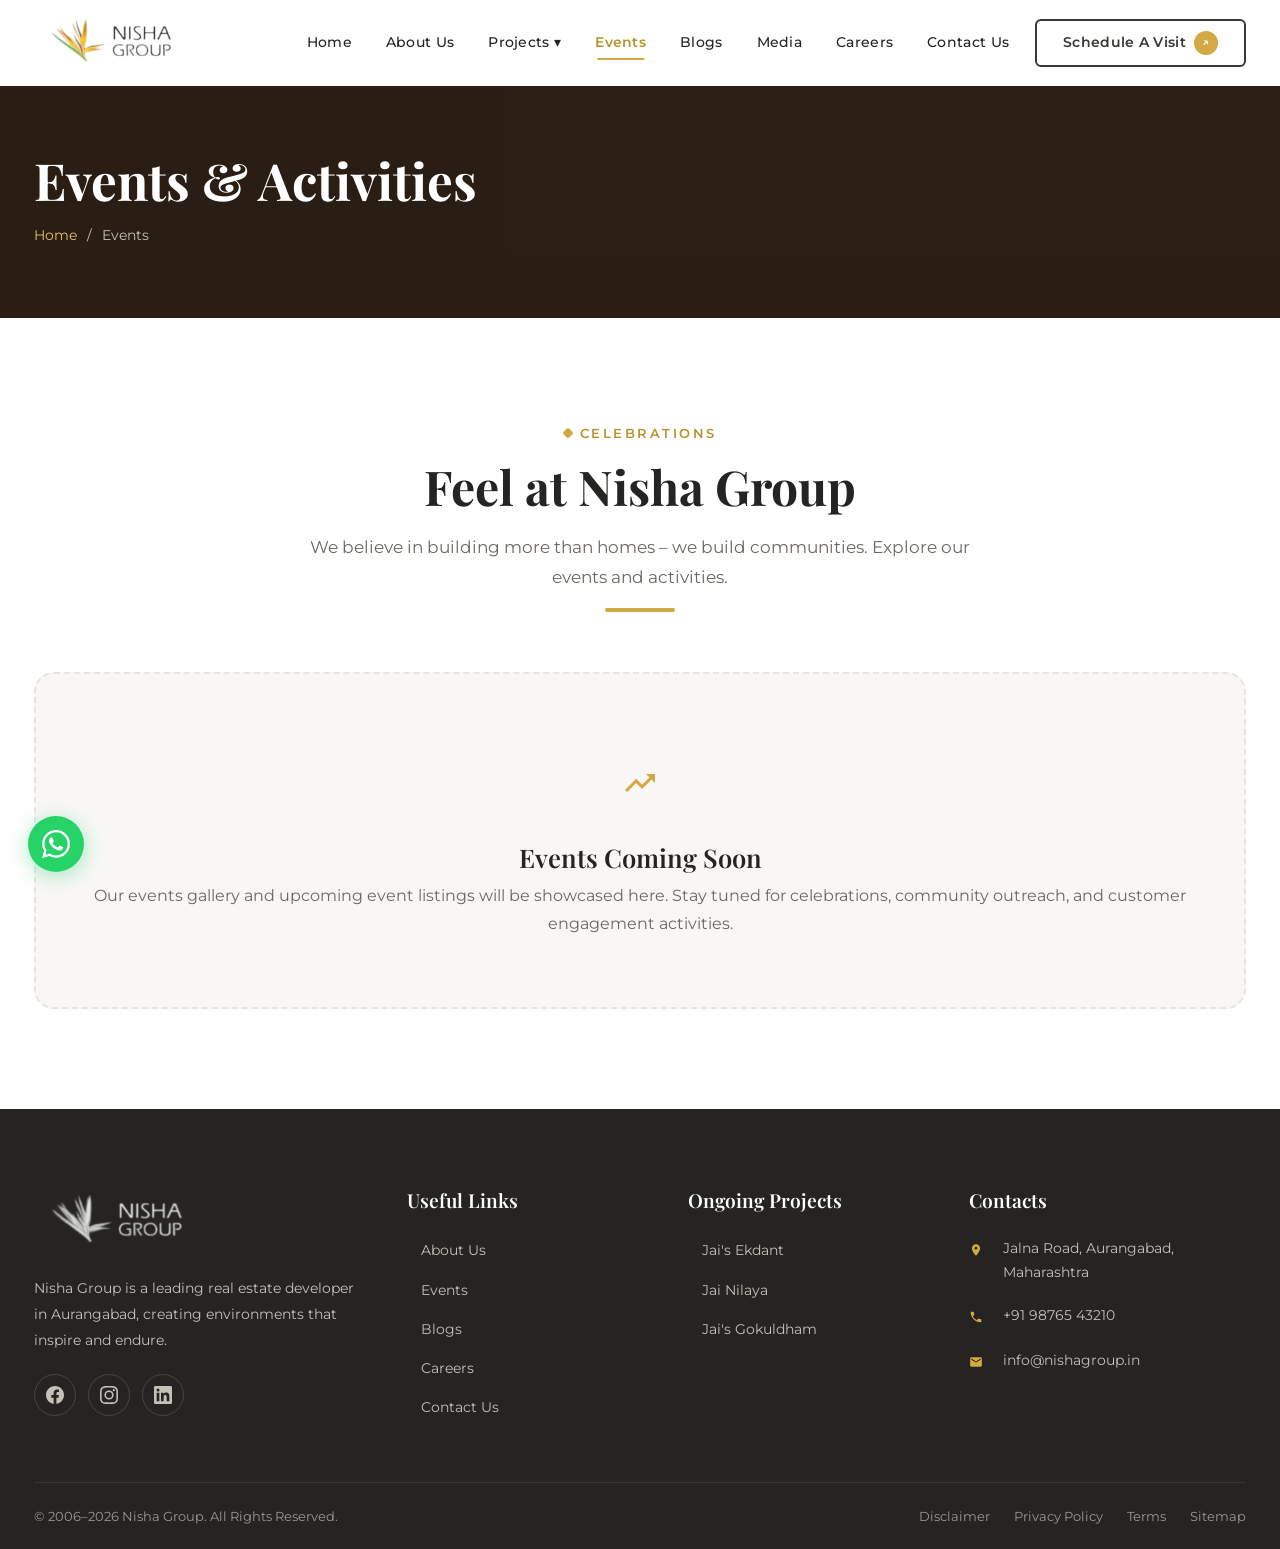
<file: events.html>
<!DOCTYPE html>
<html lang="en">

<head>
    <meta charset="UTF-8">
    <meta name="viewport" content="width=device-width, initial-scale=1.0">
    <title>Events | Nisha Group - Activities & Celebrations</title>
    <meta name="description" content="Explore events, activities, and celebrations organized by Nisha Group.">
    <link rel="stylesheet" href="css/style.css">
    <link rel="icon" href="logo.png">
</head>

<body>
    <div id="preloader"><img src="logo.png" alt="Nisha Group" class="loader-logo"></div>
    <div class="nav-overlay"></div>
    <header class="header">
        <div class="container">
            <a href="index.html" class="header-logo"><img src="logo.png" alt="Nisha Group"></a>
            <div class="hamburger" id="hamburger"><span></span><span></span><span></span></div>
            <nav class="nav-menu" id="navMenu">
                <a href="index.html">Home</a><a href="about.html">About Us</a>
                        <div class="nav-dropdown">
          <a href="projects.html">Projects &#9662;</a>
          <div class="dropdown-menu">
            <a href="projects.html#ongoing">Ongoing Projects</a>
            <a href="projects.html#completed">Completed Projects</a>
            <a href="projects.html#upcoming">Upcoming Projects</a>
          </div>
        </div>
                <a href="events.html" class="active">Events</a><a href="blogs.html">Blogs</a><a
                    href="media.html">Media</a>
                <a href="careers.html">Careers</a><a href="contact.html">Contact Us</a>
                <a href="#" class="btn-enquire" data-modal="enquire">Schedule A Visit <span
                        class="arrow-icon">↗</span></a>
            </nav>
        </div>
    </header>

    <section class="page-banner">
        <div class="container">
            <h1>Events & Activities</h1>
            <div class="breadcrumb"><a href="index.html">Home</a><span>/</span><span>Events</span></div>
        </div>
    </section>

    <section class="section">
        <div class="container">
            <div class="section-header center fade-up">
                <span class="label">Celebrations</span>
                <h2>Feel at Nisha Group</h2>
                <p>We believe in building more than homes – we build communities. Explore our events and activities.</p>
                <div class="underline" style="margin:16px auto 0;"></div>
            </div>
            <div class="events-placeholder fade-up"
                style="background:var(--off-white);border-color:var(--gray-100);color:var(--text-body);">
                <div class="icon"><svg width="36" height="36" viewBox="0 0 24 24" fill="var(--gold)"><path d="M16 6l2.29 2.29-4.88 4.88-4-4L2 16.59 3.41 18l6-6 4 4 6.3-6.29L22 12V6z"/></svg></div>
                <h3 style="color:var(--text-dark);margin-bottom:10px;">Events Coming Soon</h3>
                <p style="color:var(--gray-500);">Our events gallery and upcoming event listings will be showcased here.
                    Stay tuned for celebrations, community outreach, and customer engagement activities.</p>
            </div>
        </div>
    </section>

    <footer class="footer">
        <div class="container">
            <div class="footer-grid">
                <div class="footer-col footer-about"><img src="logo.png" alt="Nisha Group" class="footer-logo">
                    <p>Nisha Group is a leading real estate developer in Aurangabad, creating environments that inspire
                        and endure.</p>
                    <div class="social-icons"><a href="#"><svg width="18" height="18" viewBox="0 0 24 24"
                                fill="currentColor">
                                <path
                                    d="M24 12.073c0-6.627-5.373-12-12-12s-12 5.373-12 12c0 5.99 4.388 10.954 10.125 11.854v-8.385H7.078v-3.47h3.047V9.43c0-3.007 1.792-4.669 4.533-4.669 1.312 0 2.686.235 2.686.235v2.953H15.83c-1.491 0-1.956.925-1.956 1.874v2.25h3.328l-.532 3.47h-2.796v8.385C19.612 23.027 24 18.062 24 12.073z" />
                            </svg></a><a href="#"><svg width="18" height="18" viewBox="0 0 24 24" fill="currentColor">
                                <path
                                    d="M12 2.163c3.204 0 3.584.012 4.85.07 3.252.148 4.771 1.691 4.919 4.919.058 1.265.069 1.645.069 4.849 0 3.205-.012 3.584-.069 4.849-.149 3.225-1.664 4.771-4.919 4.919-1.266.058-1.644.07-4.85.07-3.204 0-3.584-.012-4.849-.07-3.26-.149-4.771-1.699-4.919-4.92-.058-1.265-.07-1.644-.07-4.849 0-3.204.013-3.583.07-4.849.149-3.227 1.664-4.771 4.919-4.919 1.266-.057 1.645-.069 4.849-.069zM12 0C8.741 0 8.333.014 7.053.072 2.695.272.273 2.69.073 7.052.014 8.333 0 8.741 0 12c0 3.259.014 3.668.072 4.948.2 4.358 2.618 6.78 6.98 6.98C8.333 23.986 8.741 24 12 24c3.259 0 3.668-.014 4.948-.072 4.354-.2 6.782-2.618 6.979-6.98.059-1.28.073-1.689.073-4.948 0-3.259-.014-3.667-.072-4.947-.196-4.354-2.617-6.78-6.979-6.98C15.668.014 15.259 0 12 0zm0 5.838a6.162 6.162 0 100 12.324 6.162 6.162 0 000-12.324zM12 16a4 4 0 110-8 4 4 0 010 8zm6.406-11.845a1.44 1.44 0 100 2.881 1.44 1.44 0 000-2.881z" />
                            </svg></a><a href="#"><svg width="18" height="18" viewBox="0 0 24 24" fill="currentColor">
                                <path
                                    d="M20.447 20.452h-3.554v-5.569c0-1.328-.027-3.037-1.852-3.037-1.853 0-2.136 1.445-2.136 2.939v5.667H9.351V9h3.414v1.561h.046c.477-.9 1.637-1.85 3.37-1.85 3.601 0 4.267 2.37 4.267 5.455v6.286zM5.337 7.433a2.062 2.062 0 01-2.063-2.065 2.064 2.064 0 112.063 2.065zm1.782 13.019H3.555V9h3.564v11.452zM22.225 0H1.771C.792 0 0 .774 0 1.729v20.542C0 23.227.792 24 1.771 24h20.451C23.2 24 24 23.227 24 22.271V1.729C24 .774 23.2 0 22.222 0h.003z" />
                            </svg></a></div>
                </div>
                <div class="footer-col">
                    <h4>Useful Links</h4>
                    <ul>
                        <li><a href="about.html">About Us</a></li>
                        <li><a href="events.html">Events</a></li>
                        <li><a href="blogs.html">Blogs</a></li>
                        <li><a href="careers.html">Careers</a></li>
                        <li><a href="contact.html">Contact Us</a></li>
                    </ul>
                </div>
                <div class="footer-col">
                    <h4>Ongoing Projects</h4>
                    <ul>
                        <li><a href="project-detail.html?project=ekdant">Jai's Ekdant</a></li>
                        <li><a href="project-detail.html?project=nilaya">Jai Nilaya</a></li>
                        <li><a href="project-detail.html?project=gokuldham">Jai's Gokuldham</a></li>
                    </ul>
                </div>
                <div class="footer-col">
                    <h4>Contacts</h4>
                    <div class="footer-contact-item"><span class="icon"><svg width="14" height="14" viewBox="0 0 24 24" fill="currentColor" style="vertical-align:-2px;margin-right:4px"><path d="M12 2C8.13 2 5 5.13 5 9c0 5.25 7 13 7 13s7-7.75 7-13c0-3.87-3.13-7-7-7zm0 9.5c-1.38 0-2.5-1.12-2.5-2.5s1.12-2.5 2.5-2.5 2.5 1.12 2.5 2.5-1.12 2.5-2.5 2.5z"/></svg></span><span>Jalna Road, Aurangabad,
                            Maharashtra</span></div>
                    <div class="footer-contact-item"><span class="icon"><svg width="14" height="14" viewBox="0 0 24 24" fill="currentColor" style="vertical-align:-2px;margin-right:4px"><path d="M6.62 10.79c1.44 2.83 3.76 5.14 6.59 6.59l2.2-2.2c.27-.27.67-.36 1.02-.24 1.12.37 2.33.57 3.57.57.55 0 1 .45 1 1V20c0 .55-.45 1-1 1-9.39 0-17-7.61-17-17 0-.55.45-1 1-1h3.5c.55 0 1 .45 1 1 0 1.25.2 2.45.57 3.57.11.35.03.74-.25 1.02l-2.2 2.2z"/></svg></span><span><a href="tel:+919876543210">+91
                                98765 43210</a></span></div>
                    <div class="footer-contact-item"><span class="icon"><svg width="14" height="14" viewBox="0 0 24 24" fill="currentColor" style="vertical-align:-2px;margin-right:4px"><path d="M20 4H4c-1.1 0-1.99.9-1.99 2L2 18c0 1.1.9 2 2 2h16c1.1 0 2-.9 2-2V6c0-1.1-.9-2-2-2zm0 4l-8 5-8-5V6l8 5 8-5v2z"/></svg></span><span><a
                                href="mailto:info@nishagroup.in">info@nishagroup.in</a></span></div>
                </div>
            </div>
            <div class="footer-bottom">
                <p>© 2006–2026 Nisha Group. All Rights Reserved.</p>
                <div class="footer-bottom-links"><a href="disclaimer.html">Disclaimer</a><a href="privacy.html">Privacy
                        Policy</a><a href="terms.html">Terms</a><a href="sitemap-page.html">Sitemap</a></div>
            </div>
        </div>
    </footer>
    <a href="https://wa.me/919876543210" class="whatsapp-float" target="_blank"><svg width="28" height="28"
            viewBox="0 0 24 24" fill="white">
            <path
                d="M17.472 14.382c-.297-.149-1.758-.867-2.03-.967-.273-.099-.471-.148-.67.15-.197.297-.767.966-.94 1.164-.173.199-.347.223-.644.075-.297-.15-1.255-.463-2.39-1.475-.883-.788-1.48-1.761-1.653-2.059-.173-.297-.018-.458.13-.606.134-.133.298-.347.446-.52.149-.174.198-.298.298-.497.099-.198.05-.371-.025-.52-.075-.149-.669-1.612-.916-2.207-.242-.579-.487-.5-.669-.51-.173-.008-.371-.01-.57-.01-.198 0-.52.074-.792.372-.272.297-1.04 1.016-1.04 2.479 0 1.462 1.065 2.875 1.213 3.074.149.198 2.096 3.2 5.077 4.487.709.306 1.262.489 1.694.625.712.227 1.36.195 1.871.118.571-.085 1.758-.719 2.006-1.413.248-.694.248-1.289.173-1.413-.074-.124-.272-.198-.57-.347m-5.421 7.403h-.004a9.87 9.87 0 01-5.031-1.378l-.361-.214-3.741.982.998-3.648-.235-.374a9.86 9.86 0 01-1.51-5.26c.001-5.45 4.436-9.884 9.888-9.884 2.64 0 5.122 1.03 6.988 2.898a9.825 9.825 0 012.893 6.994c-.003 5.45-4.437 9.884-9.885 9.884m8.413-18.297A11.815 11.815 0 0012.05 0C5.495 0 .16 5.335.157 11.892c0 2.096.547 4.142 1.588 5.945L.057 24l6.305-1.654a11.882 11.882 0 005.683 1.448h.005c6.554 0 11.89-5.335 11.893-11.893a11.821 11.821 0 00-3.48-8.413z" />
        </svg></a>
    <button class="back-to-top">↑</button>
    <script src="js/main.js"></script>
    <div class="modal-overlay" id="enquireModal">
        <div class="modal"><button class="modal-close">&times;</button>
            <h2>Schedule A Visit</h2>
            <form style="margin-top:16px;">
                <div class="form-group"><input type="text" required placeholder="Full Name"></div>
                <div class="form-row">
                    <div class="form-group"><input type="email" required placeholder="Email"></div>
                    <div class="form-group"><input type="tel" required placeholder="Phone"></div>
                </div><button type="submit" class="btn-primary" style="width:100%;justify-content:center;">Submit &#8594;</button>
            </form>
        </div>
    </div>
</body>

</html>
</file>
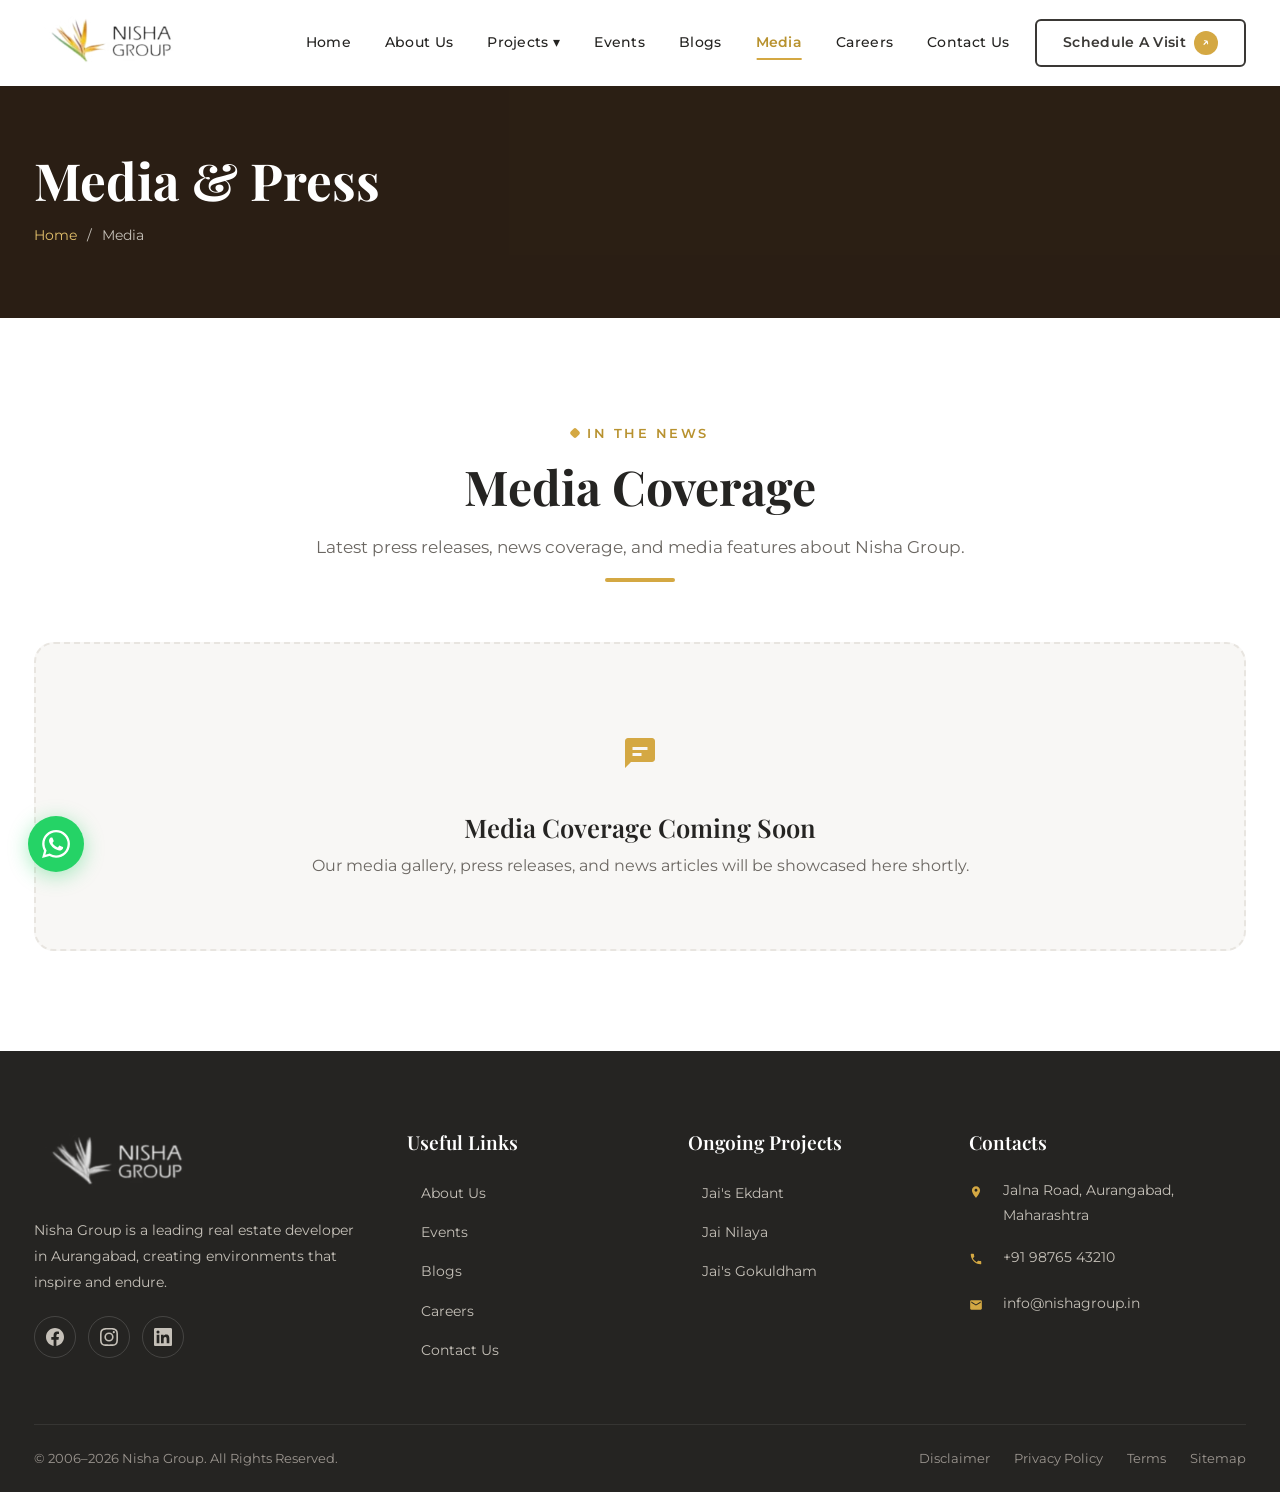
<file: media.html>
<!DOCTYPE html>
<html lang="en">

<head>
    <meta charset="UTF-8">
    <meta name="viewport" content="width=device-width, initial-scale=1.0">
    <title>Media | Nisha Group - Press & News</title>
    <meta name="description" content="Latest media coverage, press releases, and news about Nisha Group.">
    <link rel="stylesheet" href="css/style.css">
    <link rel="icon" href="logo.png">
</head>

<body>
    <div id="preloader"><img src="logo.png" alt="Nisha Group" class="loader-logo"></div>
    <div class="nav-overlay"></div>
    <header class="header">
        <div class="container">
            <a href="index.html" class="header-logo"><img src="logo.png" alt="Nisha Group"></a>
            <div class="hamburger" id="hamburger"><span></span><span></span><span></span></div>
            <nav class="nav-menu" id="navMenu">
                <a href="index.html">Home</a><a href="about.html">About Us</a>
                        <div class="nav-dropdown">
          <a href="projects.html">Projects &#9662;</a>
          <div class="dropdown-menu">
            <a href="projects.html#ongoing">Ongoing Projects</a>
            <a href="projects.html#completed">Completed Projects</a>
            <a href="projects.html#upcoming">Upcoming Projects</a>
          </div>
        </div>
                <a href="events.html">Events</a><a href="blogs.html">Blogs</a><a href="media.html"
                    class="active">Media</a>
                <a href="careers.html">Careers</a><a href="contact.html">Contact Us</a>
                <a href="#" class="btn-enquire" data-modal="enquire">Schedule A Visit <span
                        class="arrow-icon">↗</span></a>
            </nav>
        </div>
    </header>

    <section class="page-banner">
        <div class="container">
            <h1>Media & Press</h1>
            <div class="breadcrumb"><a href="index.html">Home</a><span>/</span><span>Media</span></div>
        </div>
    </section>

    <section class="section">
        <div class="container">
            <div class="section-header center fade-up">
                <span class="label">In The News</span>
                <h2>Media Coverage</h2>
                <p>Latest press releases, news coverage, and media features about Nisha Group.</p>
                <div class="underline" style="margin:16px auto 0;"></div>
            </div>
            <div class="events-placeholder fade-up"
                style="background:var(--off-white);border-color:var(--gray-100);color:var(--text-body);">
                <div class="icon"><svg width="36" height="36" viewBox="0 0 24 24" fill="var(--gold)"><path d="M20 2H4c-1.1 0-1.99.9-1.99 2L2 22l4-4h14c1.1 0 2-.9 2-2V4c0-1.1-.9-2-2-2zm-7 12H7v-2h6v2zm4-4H7V8h10v2z"/></svg></div>
                <h3 style="color:var(--text-dark);margin-bottom:10px;">Media Coverage Coming Soon</h3>
                <p style="color:var(--gray-500);">Our media gallery, press releases, and news articles will be showcased
                    here shortly.</p>
            </div>
        </div>
    </section>

    <footer class="footer">
        <div class="container">
            <div class="footer-grid">
                <div class="footer-col footer-about"><img src="logo.png" alt="Nisha Group" class="footer-logo">
                    <p>Nisha Group is a leading real estate developer in Aurangabad, creating environments that inspire
                        and endure.</p>
                    <div class="social-icons"><a href="#"><svg width="18" height="18" viewBox="0 0 24 24"
                                fill="currentColor">
                                <path
                                    d="M24 12.073c0-6.627-5.373-12-12-12s-12 5.373-12 12c0 5.99 4.388 10.954 10.125 11.854v-8.385H7.078v-3.47h3.047V9.43c0-3.007 1.792-4.669 4.533-4.669 1.312 0 2.686.235 2.686.235v2.953H15.83c-1.491 0-1.956.925-1.956 1.874v2.25h3.328l-.532 3.47h-2.796v8.385C19.612 23.027 24 18.062 24 12.073z" />
                            </svg></a><a href="#"><svg width="18" height="18" viewBox="0 0 24 24" fill="currentColor">
                                <path
                                    d="M12 2.163c3.204 0 3.584.012 4.85.07 3.252.148 4.771 1.691 4.919 4.919.058 1.265.069 1.645.069 4.849 0 3.205-.012 3.584-.069 4.849-.149 3.225-1.664 4.771-4.919 4.919-1.266.058-1.644.07-4.85.07-3.204 0-3.584-.012-4.849-.07-3.26-.149-4.771-1.699-4.919-4.92-.058-1.265-.07-1.644-.07-4.849 0-3.204.013-3.583.07-4.849.149-3.227 1.664-4.771 4.919-4.919 1.266-.057 1.645-.069 4.849-.069zM12 0C8.741 0 8.333.014 7.053.072 2.695.272.273 2.69.073 7.052.014 8.333 0 8.741 0 12c0 3.259.014 3.668.072 4.948.2 4.358 2.618 6.78 6.98 6.98C8.333 23.986 8.741 24 12 24c3.259 0 3.668-.014 4.948-.072 4.354-.2 6.782-2.618 6.979-6.98.059-1.28.073-1.689.073-4.948 0-3.259-.014-3.667-.072-4.947-.196-4.354-2.617-6.78-6.979-6.98C15.668.014 15.259 0 12 0zm0 5.838a6.162 6.162 0 100 12.324 6.162 6.162 0 000-12.324zM12 16a4 4 0 110-8 4 4 0 010 8zm6.406-11.845a1.44 1.44 0 100 2.881 1.44 1.44 0 000-2.881z" />
                            </svg></a><a href="#"><svg width="18" height="18" viewBox="0 0 24 24" fill="currentColor">
                                <path
                                    d="M20.447 20.452h-3.554v-5.569c0-1.328-.027-3.037-1.852-3.037-1.853 0-2.136 1.445-2.136 2.939v5.667H9.351V9h3.414v1.561h.046c.477-.9 1.637-1.85 3.37-1.85 3.601 0 4.267 2.37 4.267 5.455v6.286zM5.337 7.433a2.062 2.062 0 01-2.063-2.065 2.064 2.064 0 112.063 2.065zm1.782 13.019H3.555V9h3.564v11.452zM22.225 0H1.771C.792 0 0 .774 0 1.729v20.542C0 23.227.792 24 1.771 24h20.451C23.2 24 24 23.227 24 22.271V1.729C24 .774 23.2 0 22.222 0h.003z" />
                            </svg></a></div>
                </div>
                <div class="footer-col">
                    <h4>Useful Links</h4>
                    <ul>
                        <li><a href="about.html">About Us</a></li>
                        <li><a href="events.html">Events</a></li>
                        <li><a href="blogs.html">Blogs</a></li>
                        <li><a href="careers.html">Careers</a></li>
                        <li><a href="contact.html">Contact Us</a></li>
                    </ul>
                </div>
                <div class="footer-col">
                    <h4>Ongoing Projects</h4>
                    <ul>
                        <li><a href="project-detail.html?project=ekdant">Jai's Ekdant</a></li>
                        <li><a href="project-detail.html?project=nilaya">Jai Nilaya</a></li>
                        <li><a href="project-detail.html?project=gokuldham">Jai's Gokuldham</a></li>
                    </ul>
                </div>
                <div class="footer-col">
                    <h4>Contacts</h4>
                    <div class="footer-contact-item"><span class="icon"><svg width="14" height="14" viewBox="0 0 24 24" fill="currentColor" style="vertical-align:-2px;margin-right:4px"><path d="M12 2C8.13 2 5 5.13 5 9c0 5.25 7 13 7 13s7-7.75 7-13c0-3.87-3.13-7-7-7zm0 9.5c-1.38 0-2.5-1.12-2.5-2.5s1.12-2.5 2.5-2.5 2.5 1.12 2.5 2.5-1.12 2.5-2.5 2.5z"/></svg></span><span>Jalna Road, Aurangabad,
                            Maharashtra</span></div>
                    <div class="footer-contact-item"><span class="icon"><svg width="14" height="14" viewBox="0 0 24 24" fill="currentColor" style="vertical-align:-2px;margin-right:4px"><path d="M6.62 10.79c1.44 2.83 3.76 5.14 6.59 6.59l2.2-2.2c.27-.27.67-.36 1.02-.24 1.12.37 2.33.57 3.57.57.55 0 1 .45 1 1V20c0 .55-.45 1-1 1-9.39 0-17-7.61-17-17 0-.55.45-1 1-1h3.5c.55 0 1 .45 1 1 0 1.25.2 2.45.57 3.57.11.35.03.74-.25 1.02l-2.2 2.2z"/></svg></span><span><a href="tel:+919876543210">+91
                                98765 43210</a></span></div>
                    <div class="footer-contact-item"><span class="icon"><svg width="14" height="14" viewBox="0 0 24 24" fill="currentColor" style="vertical-align:-2px;margin-right:4px"><path d="M20 4H4c-1.1 0-1.99.9-1.99 2L2 18c0 1.1.9 2 2 2h16c1.1 0 2-.9 2-2V6c0-1.1-.9-2-2-2zm0 4l-8 5-8-5V6l8 5 8-5v2z"/></svg></span><span><a
                                href="mailto:info@nishagroup.in">info@nishagroup.in</a></span></div>
                </div>
            </div>
            <div class="footer-bottom">
                <p>© 2006–2026 Nisha Group. All Rights Reserved.</p>
                <div class="footer-bottom-links"><a href="disclaimer.html">Disclaimer</a><a href="privacy.html">Privacy
                        Policy</a><a href="terms.html">Terms</a><a href="sitemap-page.html">Sitemap</a></div>
            </div>
        </div>
    </footer>
    <a href="https://wa.me/919876543210" class="whatsapp-float" target="_blank"><svg width="28" height="28"
            viewBox="0 0 24 24" fill="white">
            <path
                d="M17.472 14.382c-.297-.149-1.758-.867-2.03-.967-.273-.099-.471-.148-.67.15-.197.297-.767.966-.94 1.164-.173.199-.347.223-.644.075-.297-.15-1.255-.463-2.39-1.475-.883-.788-1.48-1.761-1.653-2.059-.173-.297-.018-.458.13-.606.134-.133.298-.347.446-.52.149-.174.198-.298.298-.497.099-.198.05-.371-.025-.52-.075-.149-.669-1.612-.916-2.207-.242-.579-.487-.5-.669-.51-.173-.008-.371-.01-.57-.01-.198 0-.52.074-.792.372-.272.297-1.04 1.016-1.04 2.479 0 1.462 1.065 2.875 1.213 3.074.149.198 2.096 3.2 5.077 4.487.709.306 1.262.489 1.694.625.712.227 1.36.195 1.871.118.571-.085 1.758-.719 2.006-1.413.248-.694.248-1.289.173-1.413-.074-.124-.272-.198-.57-.347m-5.421 7.403h-.004a9.87 9.87 0 01-5.031-1.378l-.361-.214-3.741.982.998-3.648-.235-.374a9.86 9.86 0 01-1.51-5.26c.001-5.45 4.436-9.884 9.888-9.884 2.64 0 5.122 1.03 6.988 2.898a9.825 9.825 0 012.893 6.994c-.003 5.45-4.437 9.884-9.885 9.884m8.413-18.297A11.815 11.815 0 0012.05 0C5.495 0 .16 5.335.157 11.892c0 2.096.547 4.142 1.588 5.945L.057 24l6.305-1.654a11.882 11.882 0 005.683 1.448h.005c6.554 0 11.89-5.335 11.893-11.893a11.821 11.821 0 00-3.48-8.413z" />
        </svg></a>
    <button class="back-to-top">↑</button>
    <script src="js/main.js"></script>
    <div class="modal-overlay" id="enquireModal">
        <div class="modal"><button class="modal-close">&times;</button>
            <h2>Schedule A Visit</h2>
            <form style="margin-top:16px;">
                <div class="form-group"><input type="text" required placeholder="Full Name"></div>
                <div class="form-row">
                    <div class="form-group"><input type="email" required placeholder="Email"></div>
                    <div class="form-group"><input type="tel" required placeholder="Phone"></div>
                </div><button type="submit" class="btn-primary" style="width:100%;justify-content:center;">Submit &#8594;</button>
            </form>
        </div>
    </div>
</body>

</html>
</file>
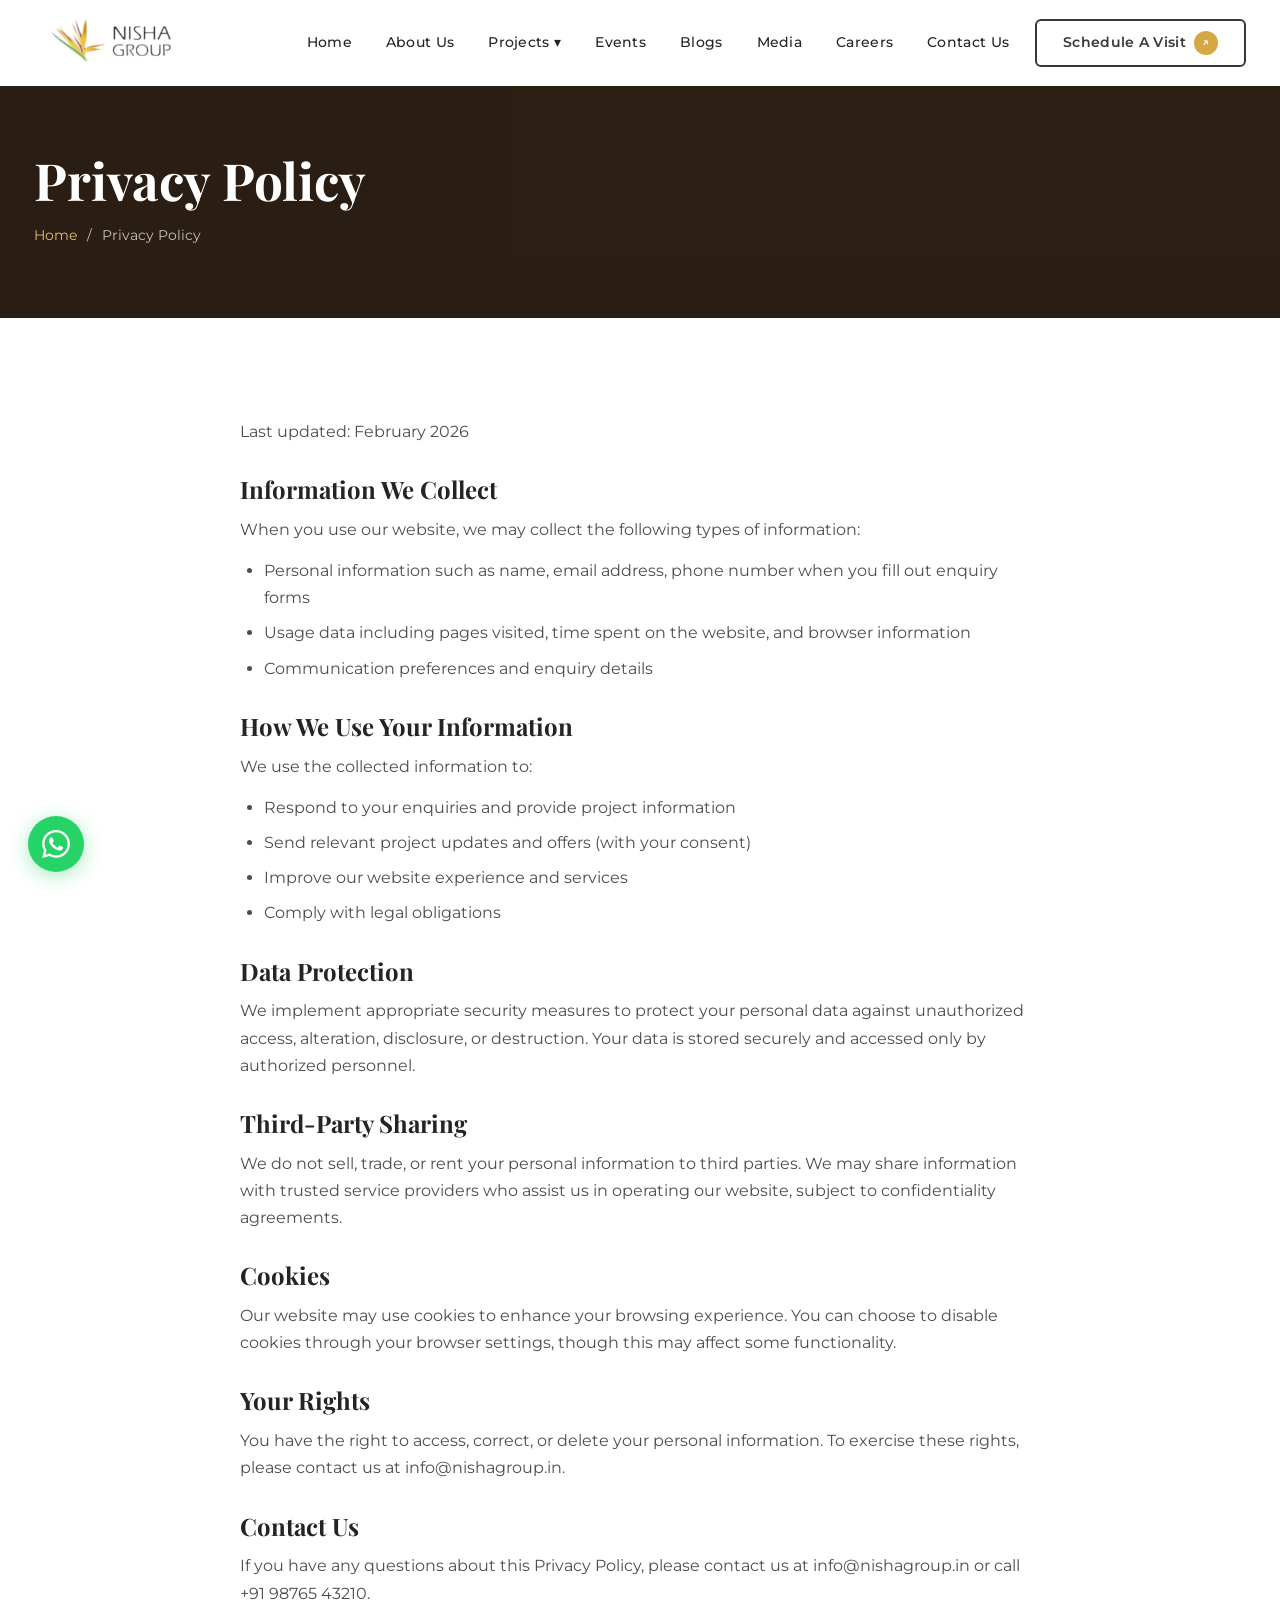
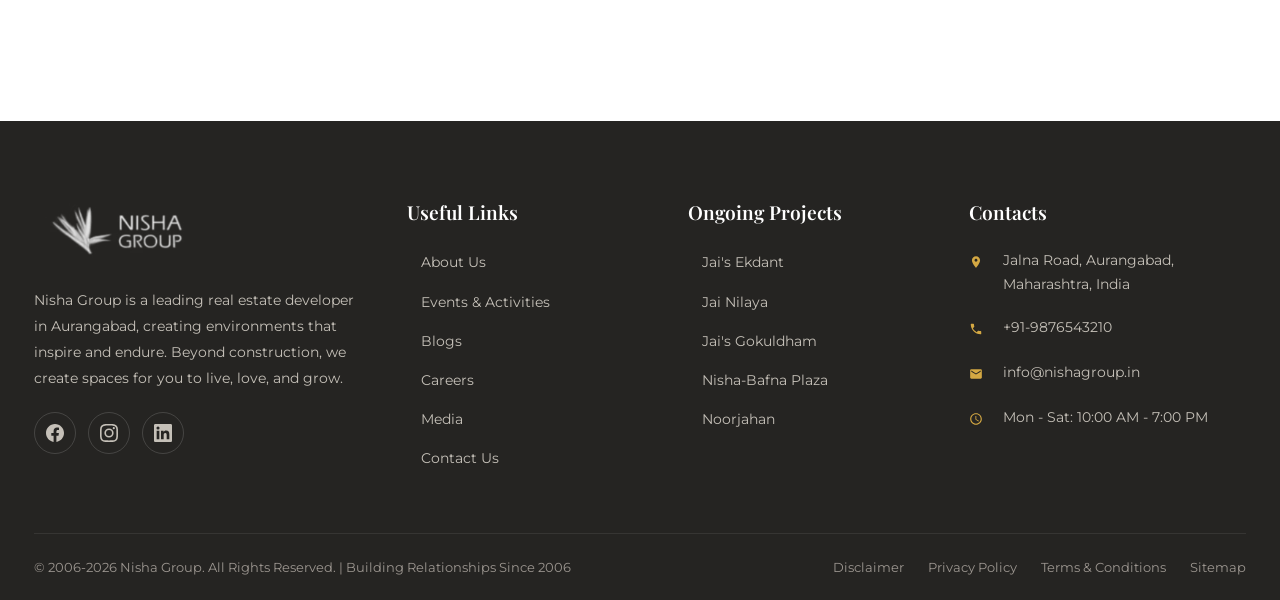
<file: privacy.html>
<!DOCTYPE html>
<html lang="en">

<head>
    <meta charset="UTF-8">
    <meta name="viewport" content="width=device-width, initial-scale=1.0">
    <title>Privacy Policy | Nisha Group</title>
    <link rel="stylesheet" href="css/style.css">
    <link rel="icon" href="logo.png">
</head>

<body>
    <div id="preloader"><img src="logo.png" alt="Nisha Group" class="loader-logo"></div>
    <div class="nav-overlay"></div>
    <header class="header">
        <div class="container"><a href="index.html" class="header-logo"><img src="logo.png" alt="Nisha Group"></a>
            <nav class="nav-menu" id="navMenu"><a href="index.html">Home</a><a href="about.html">About Us</a>
                        <div class="nav-dropdown">
          <a href="projects.html">Projects &#9662;</a>
          <div class="dropdown-menu">
            <a href="projects.html#ongoing">Ongoing Projects</a>
            <a href="projects.html#completed">Completed Projects</a>
            <a href="projects.html#upcoming">Upcoming Projects</a>
          </div>
        </div><a href="events.html">Events</a><a href="blogs.html">Blogs</a><a href="media.html">Media</a><a
                    href="careers.html">Careers</a><a href="contact.html">Contact Us</a><a href="#" class="btn-enquire"
                    data-modal="enquire">Schedule A Visit <span class="arrow-icon">↗</span></a>
            </nav>
            <div class="hamburger" id="hamburger"><span></span><span></span><span></span></div>
        </div>
    </header>
    <section class="page-banner">
        <div class="container">
            <h1>Privacy Policy</h1>
            <div class="breadcrumb"><a href="index.html">Home</a><span>/</span><span>Privacy Policy</span></div>
        </div>
    </section>
    <section class="section">
        <div class="container">
            <div class="legal-content">
                <p>Last updated: February 2026</p>
                <h2>Information We Collect</h2>
                <p>When you use our website, we may collect the following types of information:</p>
                <ul>
                    <li>Personal information such as name, email address, phone number when you fill out enquiry forms
                    </li>
                    <li>Usage data including pages visited, time spent on the website, and browser information</li>
                    <li>Communication preferences and enquiry details</li>
                </ul>
                <h2>How We Use Your Information</h2>
                <p>We use the collected information to:</p>
                <ul>
                    <li>Respond to your enquiries and provide project information</li>
                    <li>Send relevant project updates and offers (with your consent)</li>
                    <li>Improve our website experience and services</li>
                    <li>Comply with legal obligations</li>
                </ul>
                <h2>Data Protection</h2>
                <p>We implement appropriate security measures to protect your personal data against unauthorized access,
                    alteration, disclosure, or destruction. Your data is stored securely and accessed only by authorized
                    personnel.</p>
                <h2>Third-Party Sharing</h2>
                <p>We do not sell, trade, or rent your personal information to third parties. We may share information
                    with trusted service providers who assist us in operating our website, subject to confidentiality
                    agreements.</p>
                <h2>Cookies</h2>
                <p>Our website may use cookies to enhance your browsing experience. You can choose to disable cookies
                    through your browser settings, though this may affect some functionality.</p>
                <h2>Your Rights</h2>
                <p>You have the right to access, correct, or delete your personal information. To exercise these rights,
                    please contact us at <a href="mailto:info@nishagroup.in"
                        style="color:var(--accent-green);">info@nishagroup.in</a>.</p>
                <h2>Contact Us</h2>
                <p>If you have any questions about this Privacy Policy, please contact us at <a
                        href="mailto:info@nishagroup.in" style="color:var(--accent-green);">info@nishagroup.in</a> or
                    call <a href="tel:+919876543210" style="color:var(--accent-green);">+91 98765 43210</a>.</p>
            </div>
        </div>
    </section>
    <footer class="footer">
        <div class="container">
            <div class="footer-grid">
                <div class="footer-col footer-about"><img src="logo.png" alt="Nisha Group" class="footer-logo">
                    <p>Nisha Group is a leading real estate developer in Aurangabad, creating environments that inspire
                        and endure. Beyond construction, we create spaces for you to live, love, and grow.</p>
                    <div class="social-icons"><a href="#"><svg width="18" height="18" viewBox="0 0 24 24"
                                fill="currentColor">
                                <path
                                    d="M24 12.073c0-6.627-5.373-12-12-12s-12 5.373-12 12c0 5.99 4.388 10.954 10.125 11.854v-8.385H7.078v-3.47h3.047V9.43c0-3.007 1.792-4.669 4.533-4.669 1.312 0 2.686.235 2.686.235v2.953H15.83c-1.491 0-1.956.925-1.956 1.874v2.25h3.328l-.532 3.47h-2.796v8.385C19.612 23.027 24 18.062 24 12.073z" />
                            </svg></a><a href="#"><svg width="18" height="18" viewBox="0 0 24 24" fill="currentColor">
                                <path
                                    d="M12 2.163c3.204 0 3.584.012 4.85.07 3.252.148 4.771 1.691 4.919 4.919.058 1.265.069 1.645.069 4.849 0 3.205-.012 3.584-.069 4.849-.149 3.225-1.664 4.771-4.919 4.919-1.266.058-1.644.07-4.85.07-3.204 0-3.584-.012-4.849-.07-3.26-.149-4.771-1.699-4.919-4.92-.058-1.265-.07-1.644-.07-4.849 0-3.204.013-3.583.07-4.849.149-3.227 1.664-4.771 4.919-4.919 1.266-.057 1.645-.069 4.849-.069zM12 0C8.741 0 8.333.014 7.053.072 2.695.272.273 2.69.073 7.052.014 8.333 0 8.741 0 12c0 3.259.014 3.668.072 4.948.2 4.358 2.618 6.78 6.98 6.98C8.333 23.986 8.741 24 12 24c3.259 0 3.668-.014 4.948-.072 4.354-.2 6.782-2.618 6.979-6.98.059-1.28.073-1.689.073-4.948 0-3.259-.014-3.667-.072-4.947-.196-4.354-2.617-6.78-6.979-6.98C15.668.014 15.259 0 12 0zm0 5.838a6.162 6.162 0 100 12.324 6.162 6.162 0 000-12.324zM12 16a4 4 0 110-8 4 4 0 010 8zm6.406-11.845a1.44 1.44 0 100 2.881 1.44 1.44 0 000-2.881z" />
                            </svg></a><a href="#"><svg width="18" height="18" viewBox="0 0 24 24" fill="currentColor">
                                <path
                                    d="M20.447 20.452h-3.554v-5.569c0-1.328-.027-3.037-1.852-3.037-1.853 0-2.136 1.445-2.136 2.939v5.667H9.351V9h3.414v1.561h.046c.477-.9 1.637-1.85 3.37-1.85 3.601 0 4.267 2.37 4.267 5.455v6.286zM5.337 7.433a2.062 2.062 0 01-2.063-2.065 2.064 2.064 0 112.063 2.065zm1.782 13.019H3.555V9h3.564v11.452zM22.225 0H1.771C.792 0 0 .774 0 1.729v20.542C0 23.227.792 24 1.771 24h20.451C23.2 24 24 23.227 24 22.271V1.729C24 .774 23.2 0 22.222 0h.003z" />
                            </svg></a></div>
                </div>
                <div class="footer-col">
                    <h4>Useful Links</h4>
                    <ul>
                        <li><a href="about.html">About Us</a></li>
                        <li><a href="events.html">Events & Activities</a></li>
                        <li><a href="blogs.html">Blogs</a></li>
                        <li><a href="careers.html">Careers</a></li>
                        <li><a href="media.html">Media</a></li>
                        <li><a href="contact.html">Contact Us</a></li>
                    </ul>
                </div>
                <div class="footer-col">
                    <h4>Ongoing Projects</h4>
                    <ul>
                        <li><a href="project-detail.html?project=ekdant">Jai's Ekdant</a></li>
                        <li><a href="project-detail.html?project=nilaya">Jai Nilaya</a></li>
                        <li><a href="project-detail.html?project=gokuldham">Jai's Gokuldham</a></li>
                        <li><a href="project-detail.html?project=bafnaplaza">Nisha-Bafna Plaza</a></li>
                        <li><a href="project-detail.html?project=noorjahan">Noorjahan</a></li>
                    </ul>
                </div>
                <div class="footer-col">
                    <h4>Contacts</h4>
                    <div class="footer-contact-item"><span class="icon"><svg width="14" height="14" viewBox="0 0 24 24"
                                fill="currentColor" style="vertical-align:-2px;margin-right:4px">
                                <path
                                    d="M12 2C8.13 2 5 5.13 5 9c0 5.25 7 13 7 13s7-7.75 7-13c0-3.87-3.13-7-7-7zm0 9.5c-1.38 0-2.5-1.12-2.5-2.5s1.12-2.5 2.5-2.5 2.5 1.12 2.5 2.5-1.12 2.5-2.5 2.5z" />
                            </svg></span><span>Jalna Road, Aurangabad,
                            Maharashtra, India</span></div>
                    <div class="footer-contact-item"><span class="icon"><svg width="14" height="14" viewBox="0 0 24 24"
                                fill="currentColor" style="vertical-align:-2px;margin-right:4px">
                                <path
                                    d="M6.62 10.79c1.44 2.83 3.76 5.14 6.59 6.59l2.2-2.2c.27-.27.67-.36 1.02-.24 1.12.37 2.33.57 3.57.57.55 0 1 .45 1 1V20c0 .55-.45 1-1 1-9.39 0-17-7.61-17-17 0-.55.45-1 1-1h3.5c.55 0 1 .45 1 1 0 1.25.2 2.45.57 3.57.11.35.03.74-.25 1.02l-2.2 2.2z" />
                            </svg></span><span><a href="tel:+919876543210">+91-9876543210</a></span></div>
                    <div class="footer-contact-item"><span class="icon"><svg width="14" height="14" viewBox="0 0 24 24"
                                fill="currentColor" style="vertical-align:-2px;margin-right:4px">
                                <path
                                    d="M20 4H4c-1.1 0-1.99.9-1.99 2L2 18c0 1.1.9 2 2 2h16c1.1 0 2-.9 2-2V6c0-1.1-.9-2-2-2zm0 4l-8 5-8-5V6l8 5 8-5v2z" />
                            </svg></span><span><a href="mailto:info@nishagroup.in">info@nishagroup.in</a></span></div>
                    <div class="footer-contact-item"><span class="icon"><svg width="14" height="14" viewBox="0 0 24 24"
                                fill="currentColor" style="vertical-align:-2px;margin-right:4px">
                                <path
                                    d="M11.99 2C6.47 2 2 6.48 2 12s4.47 10 9.99 10C17.52 22 22 17.52 22 12S17.52 2 11.99 2zM12 20c-4.42 0-8-3.58-8-8s3.58-8 8-8 8 3.58 8 8-3.58 8-8 8zm.5-13H11v6l5.25 3.15.75-1.23-4.5-2.67z" />
                            </svg></span><span>Mon - Sat: 10:00 AM - 7:00
                            PM</span></div>
                </div>
            </div>
            <div class="footer-bottom">
                <p>© 2006-2026 Nisha Group. All Rights Reserved. | Building Relationships Since 2006</p>
                <div class="footer-bottom-links"><a href="disclaimer.html">Disclaimer</a><a href="privacy.html">Privacy
                        Policy</a><a href="terms.html">Terms & Conditions</a><a href="sitemap-page.html">Sitemap</a>
                </div>
            </div>
        </div>
    </footer>
    <a href="https://wa.me/919876543210" class="whatsapp-float" target="_blank"><svg width="28" height="28"
            viewBox="0 0 24 24" fill="white">
            <path
                d="M17.472 14.382c-.297-.149-1.758-.867-2.03-.967-.273-.099-.471-.148-.67.15-.197.297-.767.966-.94 1.164-.173.199-.347.223-.644.075-.297-.15-1.255-.463-2.39-1.475-.883-.788-1.48-1.761-1.653-2.059-.173-.297-.018-.458.13-.606.134-.133.298-.347.446-.52.149-.174.198-.298.298-.497.099-.198.05-.371-.025-.52-.075-.149-.669-1.612-.916-2.207-.242-.579-.487-.5-.669-.51-.173-.008-.371-.01-.57-.01-.198 0-.52.074-.792.372-.272.297-1.04 1.016-1.04 2.479 0 1.462 1.065 2.875 1.213 3.074.149.198 2.096 3.2 5.077 4.487.709.306 1.262.489 1.694.625.712.227 1.36.195 1.871.118.571-.085 1.758-.719 2.006-1.413.248-.694.248-1.289.173-1.413-.074-.124-.272-.198-.57-.347m-5.421 7.403h-.004a9.87 9.87 0 01-5.031-1.378l-.361-.214-3.741.982.998-3.648-.235-.374a9.86 9.86 0 01-1.51-5.26c.001-5.45 4.436-9.884 9.888-9.884 2.64 0 5.122 1.03 6.988 2.898a9.825 9.825 0 012.893 6.994c-.003 5.45-4.437 9.884-9.885 9.884m8.413-18.297A11.815 11.815 0 0012.05 0C5.495 0 .16 5.335.157 11.892c0 2.096.547 4.142 1.588 5.945L.057 24l6.305-1.654a11.882 11.882 0 005.683 1.448h.005c6.554 0 11.89-5.335 11.893-11.893a11.821 11.821 0 00-3.48-8.413z" />
        </svg></a>
    <button class="back-to-top">↑</button>
    <div class="modal-overlay" id="enquireModal">
        <div class="modal"><button class="modal-close">✕</button>
            <h2>Enquire Now</h2>
            <form style="margin-top:16px;">
                <div class="form-group"><input type="text" required placeholder="Full Name"></div>
                <div class="form-row">
                    <div class="form-group"><input type="email" required placeholder="Email"></div>
                    <div class="form-group"><input type="tel" required placeholder="Phone"></div>
                </div><button type="submit" class="btn-primary" style="width:100%;justify-content:center;">Submit
                    →</button>
            </form>
        </div>
    </div>
    <script src="js/main.js"></script>
</body>

</html>
</file>
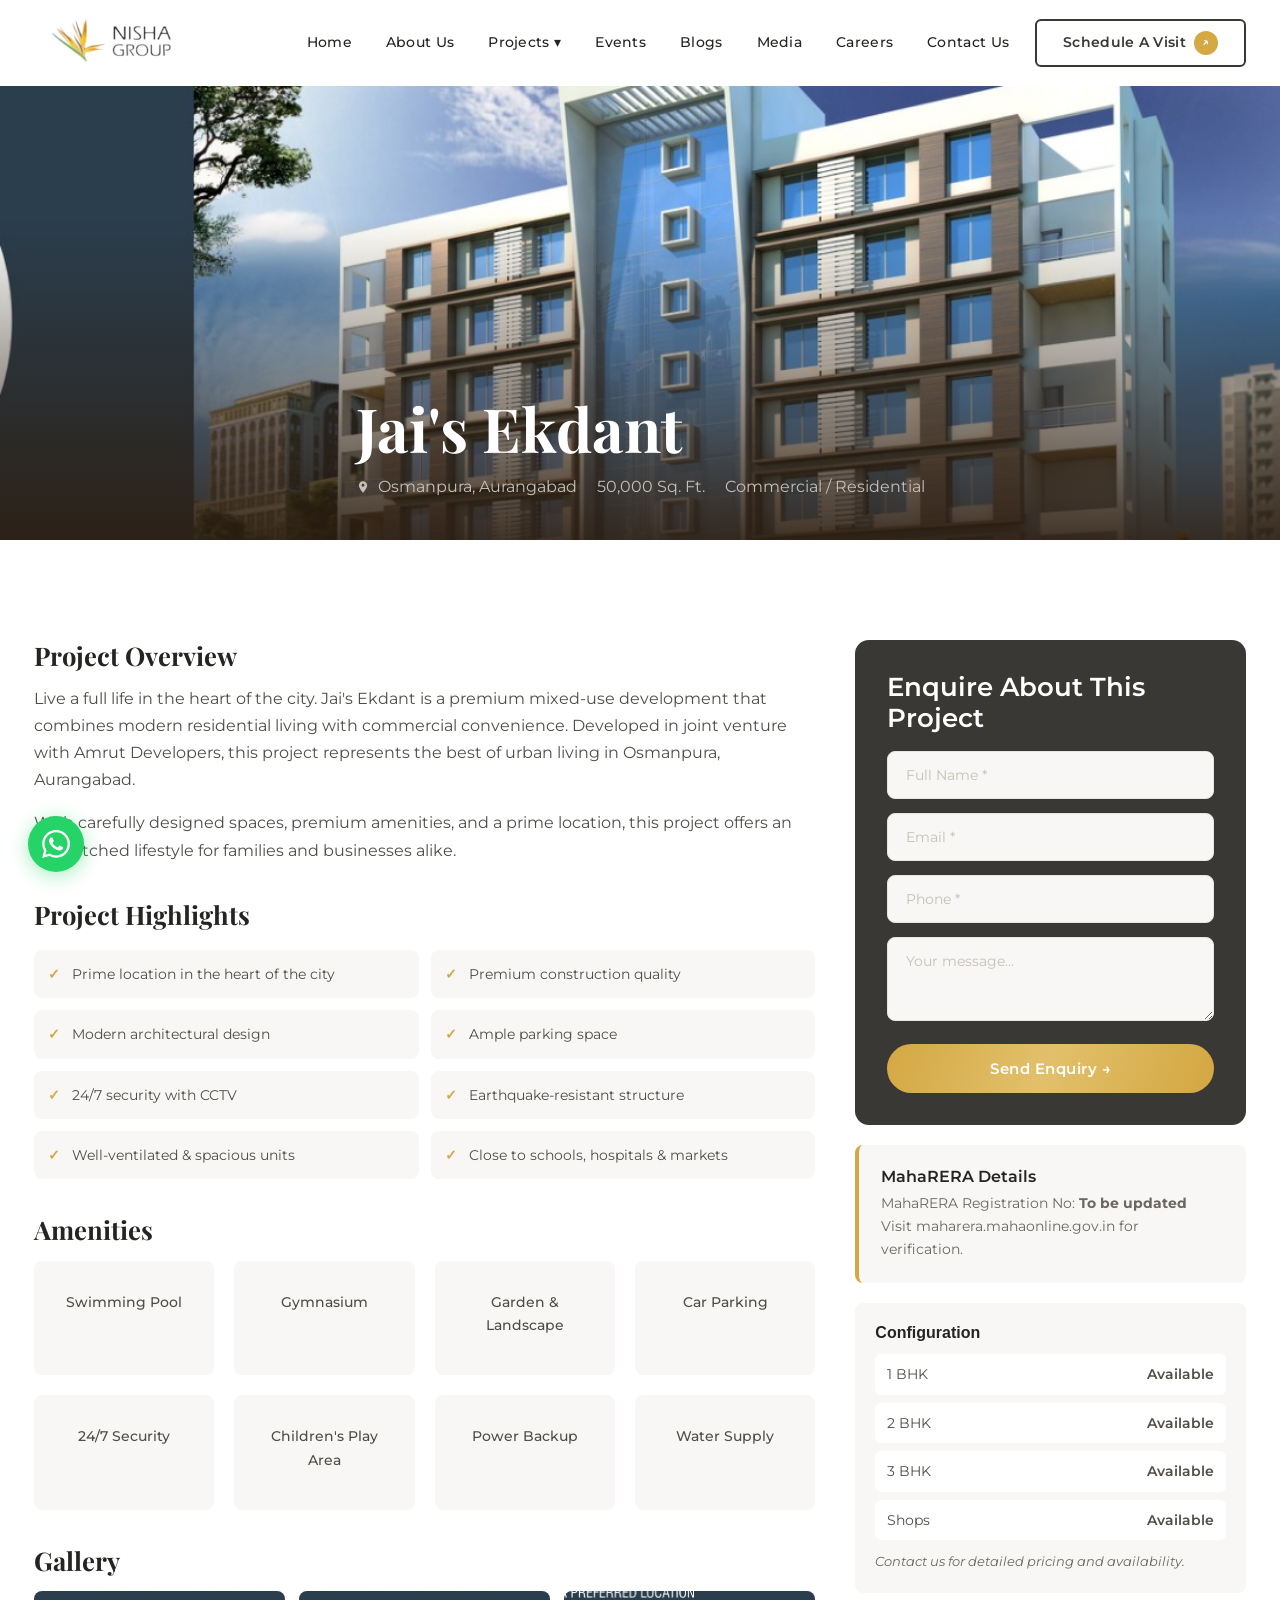
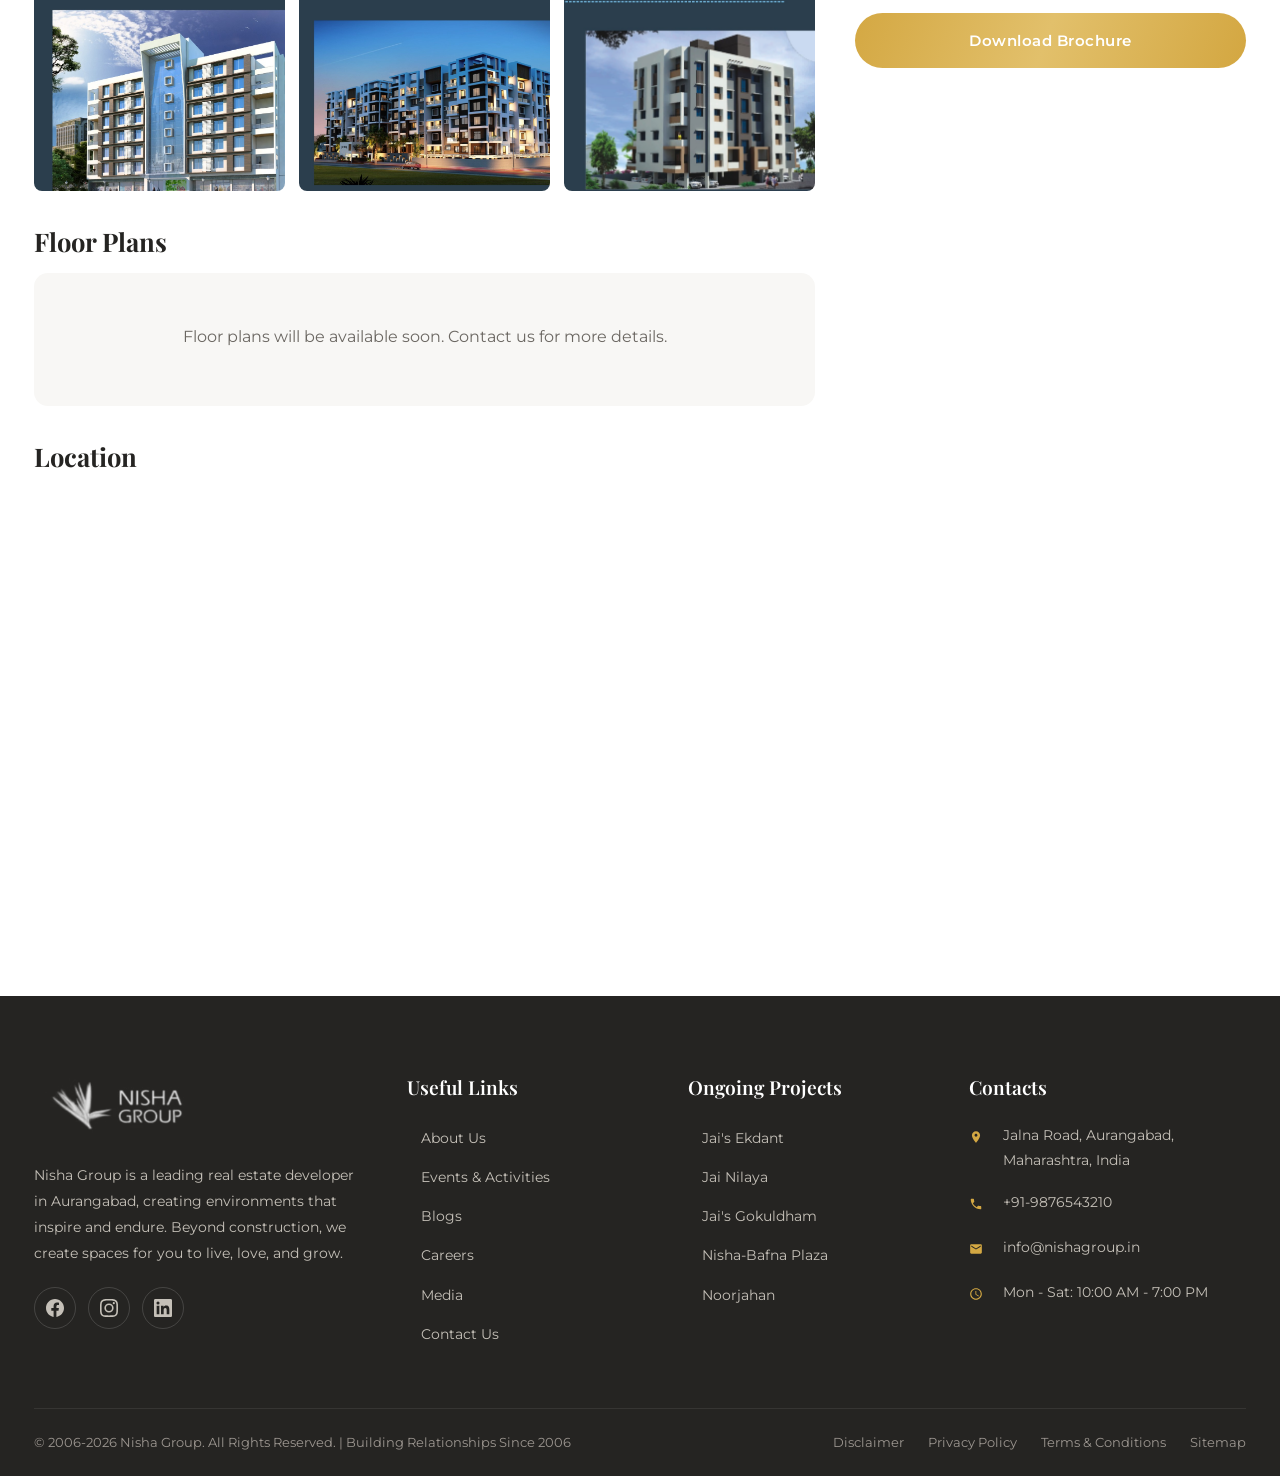
<file: project-detail.html>
<!DOCTYPE html>
<html lang="en">

<head>
    <meta charset="UTF-8">
    <meta name="viewport" content="width=device-width, initial-scale=1.0">
    <title>Project Details | Nisha Group</title>
    <meta name="description"
        content="Explore project details - Amenities, floor plans, gallery, MahaRERA details and more.">
    <link rel="stylesheet" href="css/style.css">
    <link rel="icon" href="logo.png">
</head>

<body>
    <div id="preloader"><img src="logo.png" alt="Nisha Group" class="loader-logo"></div>
    <div class="nav-overlay"></div>
    <header class="header">
        <div class="container"><a href="index.html" class="header-logo"><img src="logo.png" alt="Nisha Group"></a>
            <nav class="nav-menu" id="navMenu"><a href="index.html">Home</a><a href="about.html">About Us</a>
                        <div class="nav-dropdown">
          <a href="projects.html">Projects &#9662;</a>
          <div class="dropdown-menu">
            <a href="projects.html#ongoing">Ongoing Projects</a>
            <a href="projects.html#completed">Completed Projects</a>
            <a href="projects.html#upcoming">Upcoming Projects</a>
          </div>
        </div><a href="events.html">Events</a><a href="blogs.html">Blogs</a><a href="media.html">Media</a><a
                    href="careers.html">Careers</a><a href="contact.html">Contact Us</a><a href="#" class="btn-enquire"
                    data-modal="enquire">Schedule A Visit <span class="arrow-icon">↗</span></a>
            </nav>
            <div class="hamburger" id="hamburger"><span></span><span></span><span></span></div>
        </div>
    </header>

    <!-- Project Hero -->
    <section class="project-hero" id="projectHero">
        <img id="heroImg" src="assets/images/project_ekdant.jpg" alt="Project">
        <div class="overlay">
            <div class="container">
                <h1 id="projectTitle">Jai's Ekdant</h1>
                <div class="meta">
                    <span><svg width="14" height="14" viewBox="0 0 24 24" fill="currentColor" style="vertical-align:-2px;margin-right:4px"><path d="M12 2C8.13 2 5 5.13 5 9c0 5.25 7 13 7 13s7-7.75 7-13c0-3.87-3.13-7-7-7zm0 9.5c-1.38 0-2.5-1.12-2.5-2.5s1.12-2.5 2.5-2.5 2.5 1.12 2.5 2.5-1.12 2.5-2.5 2.5z"/></svg> <span id="projectLocation">Osmanpura, Aurangabad</span></span>
                    <span> <span id="projectArea">50,000 Sq. Ft.</span></span>
                    <span> <span id="projectType">Commercial / Residential</span></span>
                </div>
            </div>
        </div>
    </section>

    <!-- Project Detail Content -->
    <section class="section">
        <div class="container">
            <div class="detail-grid">
                <div class="detail-main fade-up">
                    <h2>Project Overview</h2>
                    <p id="projectDesc">Live a full life in the heart of the city. Jai's Ekdant is a premium mixed-use
                        development that combines modern residential living with commercial convenience. Developed in
                        joint venture with Amrut Developers, this project represents the best of urban living in
                        Osmanpura, Aurangabad.</p>
                    <p>With carefully designed spaces, premium amenities, and a prime location, this project offers an
                        unmatched lifestyle for families and businesses alike.</p>

                    <h2 style="margin-top:35px;">Project Highlights</h2>
                    <ul class="highlight-list">
                        <li>Prime location in the heart of the city</li>
                        <li>Premium construction quality</li>
                        <li>Modern architectural design</li>
                        <li>Ample parking space</li>
                        <li>24/7 security with CCTV</li>
                        <li>Earthquake-resistant structure</li>
                        <li>Well-ventilated & spacious units</li>
                        <li>Close to schools, hospitals & markets</li>
                    </ul>

                    <h2 style="margin-top:35px;">Amenities</h2>
                    <div class="amenities-grid" style="margin-top:16px;">
                        <div class="amenity-item">
                            <div class="icon"></div>
                            <p>Swimming Pool</p>
                        </div>
                        <div class="amenity-item">
                            <div class="icon"></div>
                            <p>Gymnasium</p>
                        </div>
                        <div class="amenity-item">
                            <div class="icon"></div>
                            <p>Garden & Landscape</p>
                        </div>
                        <div class="amenity-item">
                            <div class="icon"></div>
                            <p>Car Parking</p>
                        </div>
                        <div class="amenity-item">
                            <div class="icon"></div>
                            <p>24/7 Security</p>
                        </div>
                        <div class="amenity-item">
                            <div class="icon"></div>
                            <p>Children's Play Area</p>
                        </div>
                        <div class="amenity-item">
                            <div class="icon"></div>
                            <p>Power Backup</p>
                        </div>
                        <div class="amenity-item">
                            <div class="icon"></div>
                            <p>Water Supply</p>
                        </div>
                    </div>

                    <h2 style="margin-top:35px;">Gallery</h2>
                    <div class="gallery-grid" style="margin-top:16px;" id="projectGallery">
                        <div class="gallery-item"><img src="assets/images/project_ekdant.jpg" alt="Gallery 1"></div>
                        <div class="gallery-item"><img src="assets/images/project_jai_nilaya.jpg" alt="Gallery 2"></div>
                        <div class="gallery-item"><img src="assets/images/project_gokuldham.jpg" alt="Gallery 3"></div>
                    </div>

                    <h2 style="margin-top:35px;">Floor Plans</h2>
                    <div
                        style="background:var(--off-white);padding:40px;border-radius:var(--radius-md);text-align:center;margin-top:16px;">
                        <div style="font-size:2rem;margin-bottom:10px;"></div>
                        <p style="color:var(--gray-500);">Floor plans will be available soon. Contact us for more
                            details.</p>
                    </div>

                    <h2 style="margin-top:35px;">Location</h2>
                    <div class="map-container" style="margin-top:16px;">
                        <iframe
                            src="https://www.google.com/maps/embed?pb=!1m18!1m12!1m3!1d3752.0!2d75.34!3d19.87!2m3!1f0!2f0!3f0!3m2!1i1024!2i768!4f13.1!3m3!1m2!1s0x0%3A0x0!2zMTnCsDUyJzEyLjAiTiA3NcKwMjAnMjQuMCJF!5e0!3m2!1sen!2sin!4v1"
                            allowfullscreen="" loading="lazy"></iframe>
                    </div>
                </div>

                <div class="detail-sidebar fade-right">
                    <!-- Enquiry Form -->
                    <div class="enquiry-box">
                        <h3>Enquire About This Project</h3>
                        <form>
                            <div class="form-group"><input type="text" placeholder="Full Name *" required></div>
                            <div class="form-group"><input type="email" placeholder="Email *" required></div>
                            <div class="form-group"><input type="tel" placeholder="Phone *" required></div>
                            <div class="form-group"><textarea rows="3" placeholder="Your message..."></textarea></div>
                            <button type="submit" class="btn-primary">Send Enquiry →</button>
                        </form>
                    </div>

                    <!-- MahaRERA Details -->
                    <div class="rera-box">
                        <h4> MahaRERA Details</h4>
                        <p>MahaRERA Registration No: <strong>To be updated</strong></p>
                        <p>Visit <a href="https://maharera.mahaonline.gov.in" target="_blank"
                                style="color:var(--accent-green);">maharera.mahaonline.gov.in</a> for verification.</p>
                    </div>

                    <!-- Configuration -->
                    <div
                        style="background:var(--off-white);padding:20px;border-radius:var(--radius-sm);margin-top:20px;">
                        <h4 style="font-family:'Outfit',sans-serif;font-weight:600;margin-bottom:12px;">Configuration
                        </h4>
                        <div style="display:flex;flex-direction:column;gap:8px;">
                            <div
                                style="display:flex;justify-content:space-between;padding:8px 12px;background:var(--white);border-radius:6px;font-size:0.9rem;">
                                <span>1 BHK</span><span
                                    style="color:var(--accent-green);font-weight:600;">Available</span>
                            </div>
                            <div
                                style="display:flex;justify-content:space-between;padding:8px 12px;background:var(--white);border-radius:6px;font-size:0.9rem;">
                                <span>2 BHK</span><span
                                    style="color:var(--accent-green);font-weight:600;">Available</span>
                            </div>
                            <div
                                style="display:flex;justify-content:space-between;padding:8px 12px;background:var(--white);border-radius:6px;font-size:0.9rem;">
                                <span>3 BHK</span><span
                                    style="color:var(--accent-green);font-weight:600;">Available</span>
                            </div>
                            <div
                                style="display:flex;justify-content:space-between;padding:8px 12px;background:var(--white);border-radius:6px;font-size:0.9rem;">
                                <span>Shops</span><span
                                    style="color:var(--accent-green);font-weight:600;">Available</span>
                            </div>
                        </div>
                        <p style="margin-top:10px;font-size:0.82rem;color:var(--gray-500);font-style:italic;">Contact us
                            for detailed pricing and availability.</p>
                    </div>

                    <!-- Download Brochure -->
                    <div style="margin-top:20px;text-align:center;">
                        <a href="#" class="btn-primary" style="width:100%;justify-content:center;"
                            onclick="alert('Brochure will be available soon.');return false;"> Download Brochure</a>
                    </div>
                </div>
            </div>
        </div>
    </section>

    <footer class="footer">
        <div class="container">
            <div class="footer-grid">
                <div class="footer-col footer-about"><img src="logo.png" alt="Nisha Group" class="footer-logo">
                    <p>Nisha Group is a leading real estate developer in Aurangabad, creating environments that inspire
                        and endure. Beyond construction, we create spaces for you to live, love, and grow.</p>
                    <div class="social-icons"><a href="#"><svg width="18" height="18" viewBox="0 0 24 24"
                                fill="currentColor">
                                <path
                                    d="M24 12.073c0-6.627-5.373-12-12-12s-12 5.373-12 12c0 5.99 4.388 10.954 10.125 11.854v-8.385H7.078v-3.47h3.047V9.43c0-3.007 1.792-4.669 4.533-4.669 1.312 0 2.686.235 2.686.235v2.953H15.83c-1.491 0-1.956.925-1.956 1.874v2.25h3.328l-.532 3.47h-2.796v8.385C19.612 23.027 24 18.062 24 12.073z" />
                            </svg></a><a href="#"><svg width="18" height="18" viewBox="0 0 24 24" fill="currentColor">
                                <path
                                    d="M12 2.163c3.204 0 3.584.012 4.85.07 3.252.148 4.771 1.691 4.919 4.919.058 1.265.069 1.645.069 4.849 0 3.205-.012 3.584-.069 4.849-.149 3.225-1.664 4.771-4.919 4.919-1.266.058-1.644.07-4.85.07-3.204 0-3.584-.012-4.849-.07-3.26-.149-4.771-1.699-4.919-4.92-.058-1.265-.07-1.644-.07-4.849 0-3.204.013-3.583.07-4.849.149-3.227 1.664-4.771 4.919-4.919 1.266-.057 1.645-.069 4.849-.069zM12 0C8.741 0 8.333.014 7.053.072 2.695.272.273 2.69.073 7.052.014 8.333 0 8.741 0 12c0 3.259.014 3.668.072 4.948.2 4.358 2.618 6.78 6.98 6.98C8.333 23.986 8.741 24 12 24c3.259 0 3.668-.014 4.948-.072 4.354-.2 6.782-2.618 6.979-6.98.059-1.28.073-1.689.073-4.948 0-3.259-.014-3.667-.072-4.947-.196-4.354-2.617-6.78-6.979-6.98C15.668.014 15.259 0 12 0zm0 5.838a6.162 6.162 0 100 12.324 6.162 6.162 0 000-12.324zM12 16a4 4 0 110-8 4 4 0 010 8zm6.406-11.845a1.44 1.44 0 100 2.881 1.44 1.44 0 000-2.881z" />
                            </svg></a><a href="#"><svg width="18" height="18" viewBox="0 0 24 24" fill="currentColor">
                                <path
                                    d="M20.447 20.452h-3.554v-5.569c0-1.328-.027-3.037-1.852-3.037-1.853 0-2.136 1.445-2.136 2.939v5.667H9.351V9h3.414v1.561h.046c.477-.9 1.637-1.85 3.37-1.85 3.601 0 4.267 2.37 4.267 5.455v6.286zM5.337 7.433a2.062 2.062 0 01-2.063-2.065 2.064 2.064 0 112.063 2.065zm1.782 13.019H3.555V9h3.564v11.452zM22.225 0H1.771C.792 0 0 .774 0 1.729v20.542C0 23.227.792 24 1.771 24h20.451C23.2 24 24 23.227 24 22.271V1.729C24 .774 23.2 0 22.222 0h.003z" />
                            </svg></a></div>
                </div>
                <div class="footer-col">
                    <h4>Useful Links</h4>
                    <ul>
                        <li><a href="about.html">About Us</a></li>
                        <li><a href="events.html">Events & Activities</a></li>
                        <li><a href="blogs.html">Blogs</a></li>
                        <li><a href="careers.html">Careers</a></li>
                        <li><a href="media.html">Media</a></li>
                        <li><a href="contact.html">Contact Us</a></li>
                    </ul>
                </div>
                <div class="footer-col">
                    <h4>Ongoing Projects</h4>
                    <ul>
                        <li><a href="project-detail.html?project=ekdant">Jai's Ekdant</a></li>
                        <li><a href="project-detail.html?project=nilaya">Jai Nilaya</a></li>
                        <li><a href="project-detail.html?project=gokuldham">Jai's Gokuldham</a></li>
                        <li><a href="project-detail.html?project=bafnaplaza">Nisha-Bafna Plaza</a></li>
                        <li><a href="project-detail.html?project=noorjahan">Noorjahan</a></li>
                    </ul>
                </div>
                <div class="footer-col">
                    <h4>Contacts</h4>
                    <div class="footer-contact-item"><span class="icon"><svg width="14" height="14" viewBox="0 0 24 24" fill="currentColor" style="vertical-align:-2px;margin-right:4px"><path d="M12 2C8.13 2 5 5.13 5 9c0 5.25 7 13 7 13s7-7.75 7-13c0-3.87-3.13-7-7-7zm0 9.5c-1.38 0-2.5-1.12-2.5-2.5s1.12-2.5 2.5-2.5 2.5 1.12 2.5 2.5-1.12 2.5-2.5 2.5z"/></svg></span><span>Jalna Road, Aurangabad,
                            Maharashtra, India</span></div>
                    <div class="footer-contact-item"><span class="icon"><svg width="14" height="14" viewBox="0 0 24 24" fill="currentColor" style="vertical-align:-2px;margin-right:4px"><path d="M6.62 10.79c1.44 2.83 3.76 5.14 6.59 6.59l2.2-2.2c.27-.27.67-.36 1.02-.24 1.12.37 2.33.57 3.57.57.55 0 1 .45 1 1V20c0 .55-.45 1-1 1-9.39 0-17-7.61-17-17 0-.55.45-1 1-1h3.5c.55 0 1 .45 1 1 0 1.25.2 2.45.57 3.57.11.35.03.74-.25 1.02l-2.2 2.2z"/></svg></span><span><a
                                href="tel:+919876543210">+91-9876543210</a></span></div>
                    <div class="footer-contact-item"><span class="icon"><svg width="14" height="14" viewBox="0 0 24 24" fill="currentColor" style="vertical-align:-2px;margin-right:4px"><path d="M20 4H4c-1.1 0-1.99.9-1.99 2L2 18c0 1.1.9 2 2 2h16c1.1 0 2-.9 2-2V6c0-1.1-.9-2-2-2zm0 4l-8 5-8-5V6l8 5 8-5v2z"/></svg></span><span><a
                                href="mailto:info@nishagroup.in">info@nishagroup.in</a></span></div>
                    <div class="footer-contact-item"><span class="icon"><svg width="14" height="14" viewBox="0 0 24 24" fill="currentColor" style="vertical-align:-2px;margin-right:4px"><path d="M11.99 2C6.47 2 2 6.48 2 12s4.47 10 9.99 10C17.52 22 22 17.52 22 12S17.52 2 11.99 2zM12 20c-4.42 0-8-3.58-8-8s3.58-8 8-8 8 3.58 8 8-3.58 8-8 8zm.5-13H11v6l5.25 3.15.75-1.23-4.5-2.67z"/></svg></span><span>Mon - Sat: 10:00 AM - 7:00
                            PM</span></div>
                </div>
            </div>
            <div class="footer-bottom">
                <p>© 2006-2026 Nisha Group. All Rights Reserved. | Building Relationships Since 2006</p>
                <div class="footer-bottom-links"><a href="disclaimer.html">Disclaimer</a><a href="privacy.html">Privacy
                        Policy</a><a href="terms.html">Terms & Conditions</a><a href="sitemap-page.html">Sitemap</a>
                </div>
            </div>
        </div>
    </footer>
    <a href="https://wa.me/919876543210" class="whatsapp-float" target="_blank"><svg width="28" height="28"
            viewBox="0 0 24 24" fill="white">
            <path
                d="M17.472 14.382c-.297-.149-1.758-.867-2.03-.967-.273-.099-.471-.148-.67.15-.197.297-.767.966-.94 1.164-.173.199-.347.223-.644.075-.297-.15-1.255-.463-2.39-1.475-.883-.788-1.48-1.761-1.653-2.059-.173-.297-.018-.458.13-.606.134-.133.298-.347.446-.52.149-.174.198-.298.298-.497.099-.198.05-.371-.025-.52-.075-.149-.669-1.612-.916-2.207-.242-.579-.487-.5-.669-.51-.173-.008-.371-.01-.57-.01-.198 0-.52.074-.792.372-.272.297-1.04 1.016-1.04 2.479 0 1.462 1.065 2.875 1.213 3.074.149.198 2.096 3.2 5.077 4.487.709.306 1.262.489 1.694.625.712.227 1.36.195 1.871.118.571-.085 1.758-.719 2.006-1.413.248-.694.248-1.289.173-1.413-.074-.124-.272-.198-.57-.347m-5.421 7.403h-.004a9.87 9.87 0 01-5.031-1.378l-.361-.214-3.741.982.998-3.648-.235-.374a9.86 9.86 0 01-1.51-5.26c.001-5.45 4.436-9.884 9.888-9.884 2.64 0 5.122 1.03 6.988 2.898a9.825 9.825 0 012.893 6.994c-.003 5.45-4.437 9.884-9.885 9.884m8.413-18.297A11.815 11.815 0 0012.05 0C5.495 0 .16 5.335.157 11.892c0 2.096.547 4.142 1.588 5.945L.057 24l6.305-1.654a11.882 11.882 0 005.683 1.448h.005c6.554 0 11.89-5.335 11.893-11.893a11.821 11.821 0 00-3.48-8.413z" />
        </svg></a>
    <button class="back-to-top">↑</button>
    <div class="modal-overlay" id="enquireModal">
        <div class="modal"><button class="modal-close">✕</button>
            <h2>Enquire Now</h2>
            <form style="margin-top:16px;">
                <div class="form-group"><input type="text" required placeholder="Full Name"></div>
                <div class="form-row">
                    <div class="form-group"><input type="email" required placeholder="Email"></div>
                    <div class="form-group"><input type="tel" required placeholder="Phone"></div>
                </div>
                <div class="form-group"><textarea rows="3" placeholder="Message"></textarea></div><button type="submit"
                    class="btn-primary" style="width:100%;justify-content:center;">Submit →</button>
            </form>
        </div>
    </div>

    <script src="js/main.js"></script>
    <script>
        // Dynamic project detail based on URL param
        const projects = {
            ekdant: { title: "Jai's Ekdant", location: "Osmanpura, Aurangabad", area: "50,000 Sq. Ft.", type: "Commercial / Residential", img: "assets/images/project_ekdant.jpg", desc: "Live a full life in the heart of the city. A premium mixed-use development by Nisha Group & Amrut Developers." },
            nilaya: { title: "Jai Nilaya", location: "Shahnoorwadi, Aurangabad", area: "1,00,000 Sq. Ft.", type: "Residential", img: "assets/images/project_jai_nilaya.jpg", desc: "We live in the city.. We live in Jai Nilaya. A lively locality within the city with modern amenities." },
            gokuldham: { title: "Jai's Gokuldham", location: "Near Airport, Aurangabad", area: "1,00,000 Sq. Ft.", type: "Residential", img: "assets/images/project_gokuldham.jpg", desc: "A preferred location for premium family living near the airport with world-class amenities." },
            jpheights: { title: "JP Heights", location: "Mitmita, Aurangabad", area: "70,000 Sq. Ft.", type: "Residential", img: "assets/images/project_jp_heights.jpg", desc: "Reach the new heights with JP Heights. Premium residential apartments with modern amenities." },
            pridelandmark: { title: "Nisha's Pride Landmark", location: "Jalna Road, Aurangabad", area: "50,000 Sq. Ft.", type: "Commercial", img: "assets/images/project_pride_landmark.jpg", desc: "The most highlighted commercial project featuring showrooms, offices & restaurants." },
            serenity: { title: "Jai Serenity", location: "Shahnoorwadi, Aurangabad", area: "45,000 Sq. Ft.", type: "Residential", img: "assets/images/project_jai_serenity.jpg", desc: "Luxurious flats & row houses with a serene location and well-planned society." },
            mulaytapadia: { title: "Mulay Tapadia Complex", location: "Jalna Road, Aurangabad", area: "65,000 Sq. Ft.", type: "Commercial", img: "assets/images/project_mulay_tapadia.jpg", desc: "A centrally located commercial hub. Joint venture with Tapadia Construction Co." },
            stayinn: { title: "Hotel Stay Inn", location: "Tathwade, Pune", area: "18,000 Sq. Ft.", type: "Commercial", img: "assets/images/project_hotel_stay_inn.jpg", desc: "Hotel Stay Inn located at Tathwade, Pune. A premium commercial establishment." },
            bafnaplaza: { title: "Nisha-Bafna Plaza", location: "Jalna Road, Aurangabad", area: "2,00,000 Sq. Ft.", type: "Commercial", img: "assets/images/project_ekdant.jpg", desc: "A massive commercial development on the prime Jalna Road corridor." },
            noorjahan: { title: "Noor Jahan Apartment", location: "Osmanpura Circle, Aurangabad", area: "10,000 Sq. Ft.", type: "Commercial", img: "assets/images/project_jai_nilaya.jpg", desc: "Noor Jahan Apartment at Osmanpura Circle - a premium commercial development." }
        };
        const params = new URLSearchParams(window.location.search);
        const key = params.get('project');
        if (key && projects[key]) {
            const p = projects[key];
            document.getElementById('projectTitle').textContent = p.title;
            document.getElementById('projectLocation').textContent = p.location;
            document.getElementById('projectArea').textContent = p.area;
            document.getElementById('projectType').textContent = p.type;
            document.getElementById('heroImg').src = p.img;
            document.getElementById('heroImg').alt = p.title;
            document.getElementById('projectDesc').textContent = p.desc;
            document.title = p.title + ' | Nisha Group';
        }
    </script>
</body>

</html>
</file>
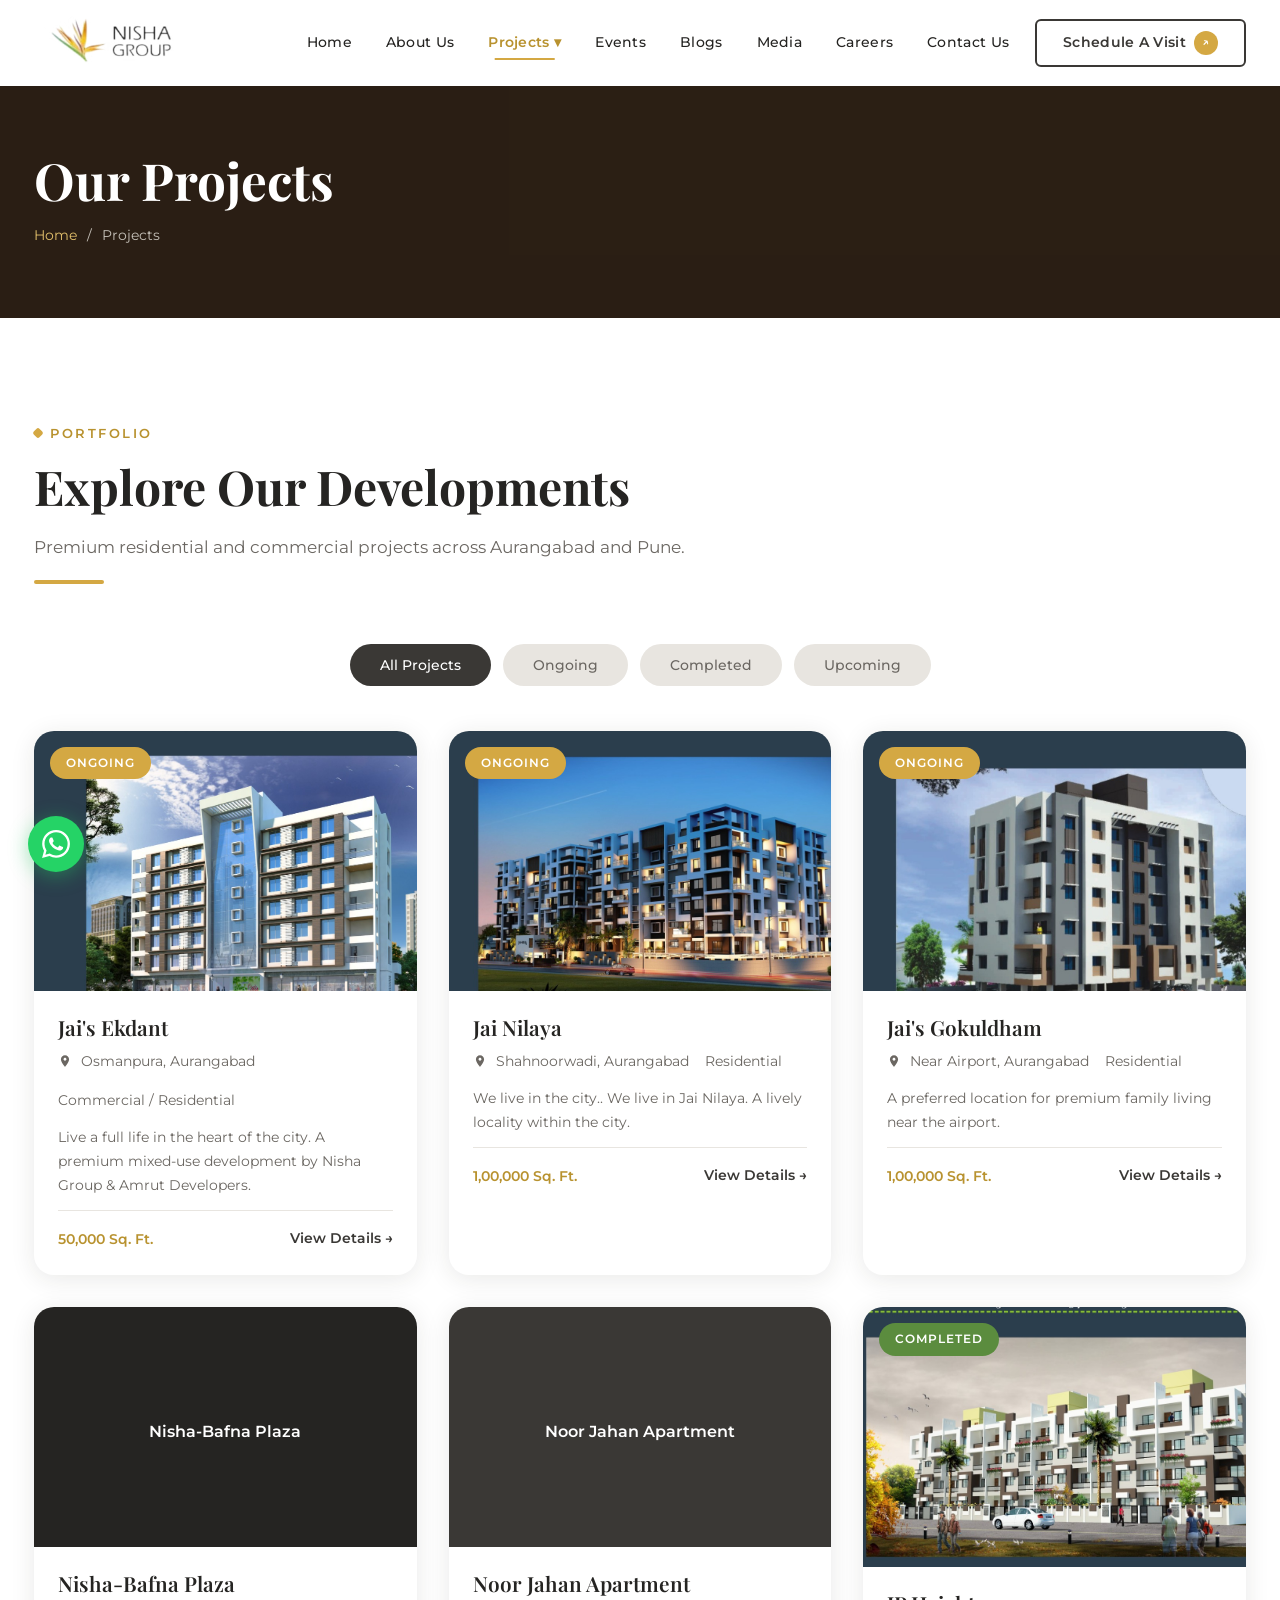
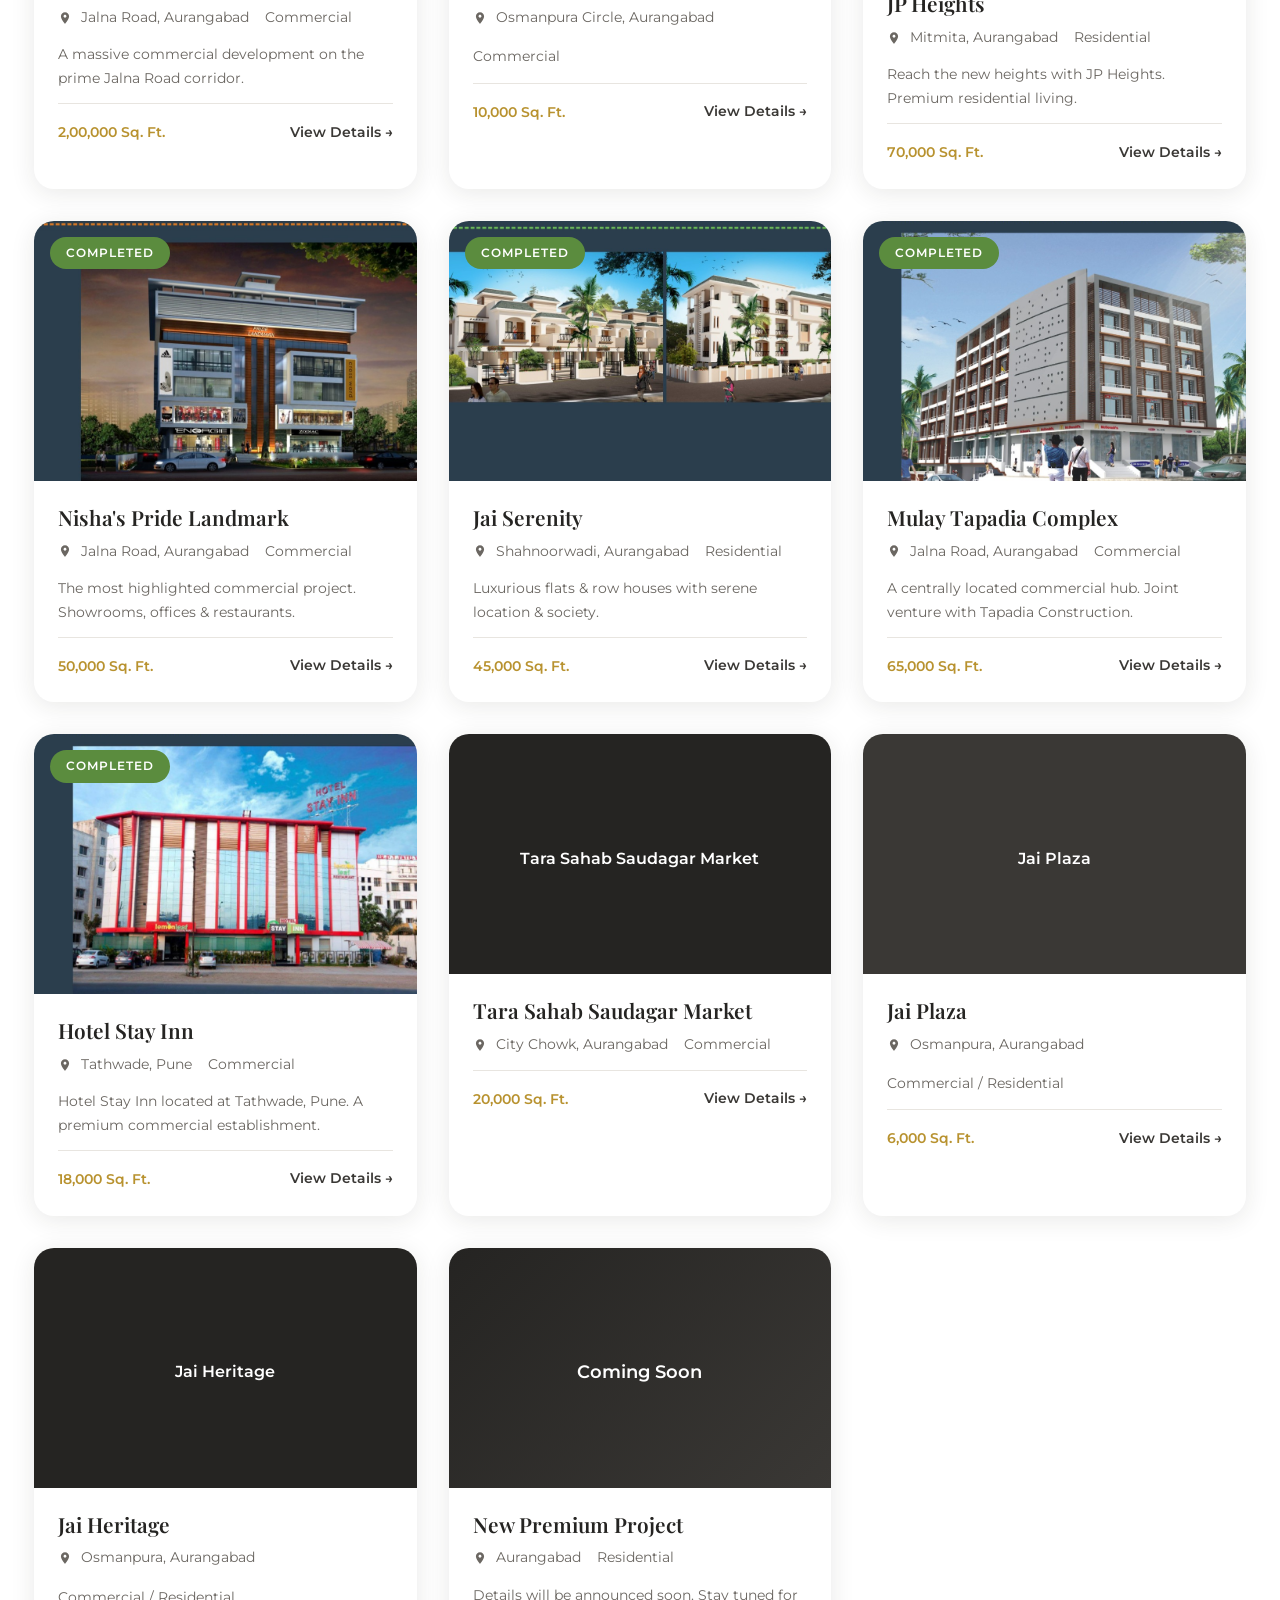
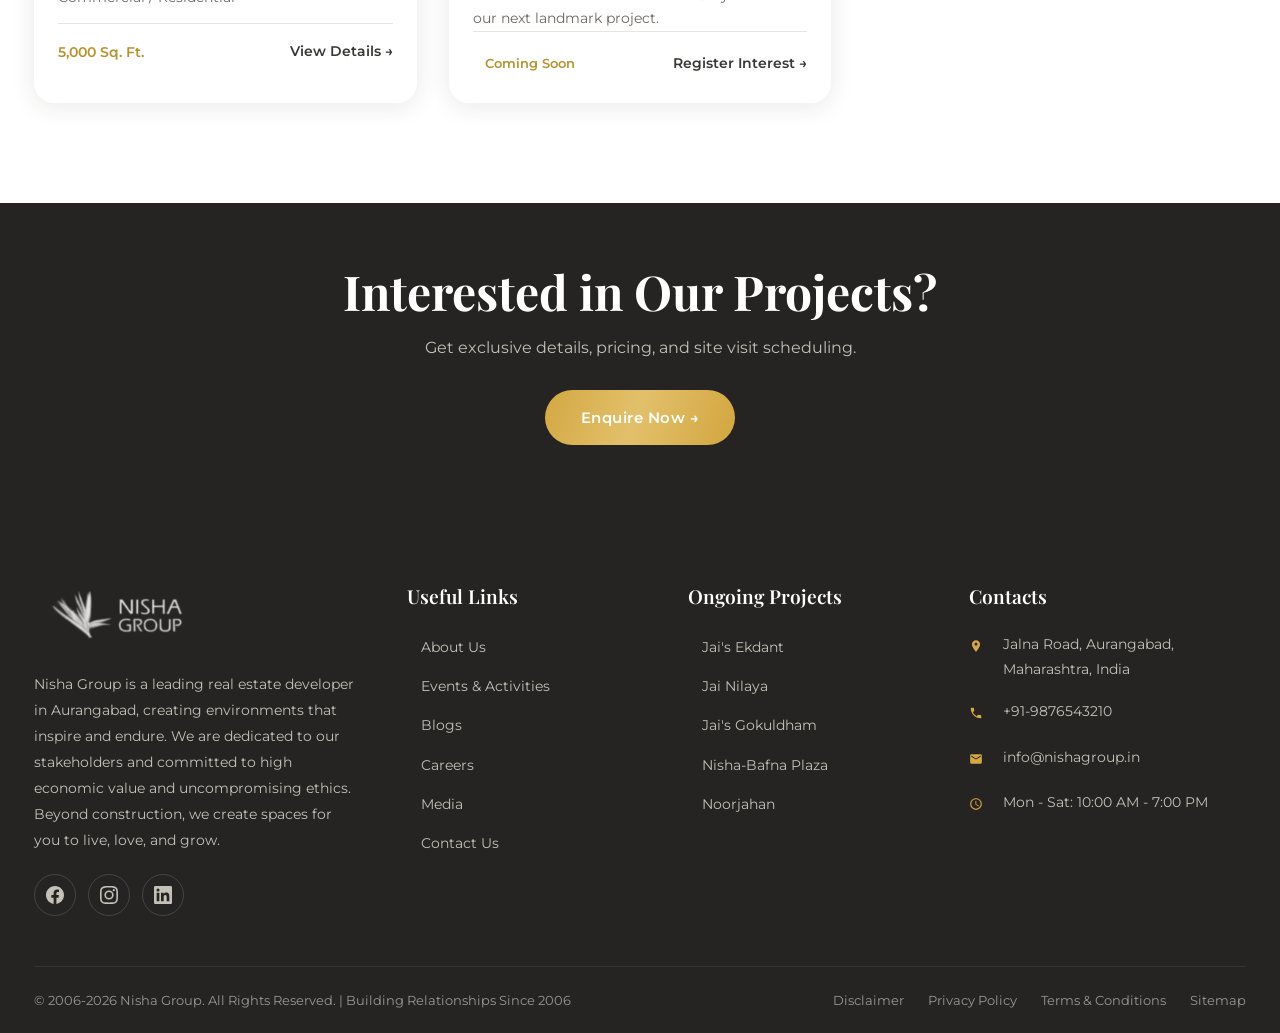
<file: projects.html>
<!DOCTYPE html>
<html lang="en">

<head>
    <meta charset="UTF-8">
    <meta name="viewport" content="width=device-width, initial-scale=1.0">
    <title>Projects | Nisha Group - Ongoing & Completed Real Estate Projects</title>
    <meta name="description"
        content="Explore Nisha Group's ongoing and completed residential & commercial projects in Aurangabad and Pune.">
    <link rel="stylesheet" href="css/style.css">
    <link rel="icon" href="logo.png">
</head>

<body>
    <div id="preloader"><img src="logo.png" alt="Nisha Group" class="loader-logo"></div>
    <div class="nav-overlay"></div>
    <header class="header">
        <div class="container"><a href="index.html" class="header-logo"><img src="logo.png" alt="Nisha Group"></a>
            <nav class="nav-menu" id="navMenu"><a href="index.html">Home</a><a href="about.html">About Us</a>
                        <div class="nav-dropdown">
          <a href="projects.html">Projects &#9662;</a>
          <div class="dropdown-menu">
            <a href="projects.html#ongoing">Ongoing Projects</a>
            <a href="projects.html#completed">Completed Projects</a>
            <a href="projects.html#upcoming">Upcoming Projects</a>
          </div>
        </div><a href="events.html">Events</a><a href="blogs.html">Blogs</a><a href="media.html">Media</a><a
                    href="careers.html">Careers</a><a href="contact.html">Contact Us</a><a href="#" class="btn-enquire"
                    data-modal="enquire">Schedule A Visit <span class="arrow-icon">↗</span></a>
            </nav>
            <div class="hamburger" id="hamburger"><span></span><span></span><span></span></div>
        </div>
    </header>

    <section class="page-banner">
        <div class="container">
            <h1>Our Projects</h1>
            <div class="breadcrumb"><a href="index.html">Home</a><span>/</span><span>Projects</span></div>
        </div>
    </section>

    <section class="section">
        <div class="container">
            <div class="section-header fade-up">
                <span class="label">Portfolio</span>
                <h2>Explore Our Developments</h2>
                <p>Premium residential and commercial projects across Aurangabad and Pune.</p>
                <div class="underline"></div>
            </div>
            <div class="filter-tabs fade-up">
                <button class="filter-tab active" data-filter="all">All Projects</button>
                <button class="filter-tab" data-filter="ongoing">Ongoing</button>
                <button class="filter-tab" data-filter="completed">Completed</button>
                <button class="filter-tab" data-filter="upcoming">Upcoming</button>
            </div>
            <div class="projects-grid">
                <!-- ONGOING -->
                <div class="project-card fade-up" data-category="ongoing" id="ongoing">
                    <div class="card-image"><img src="assets/images/project_ekdant.jpg" alt="Jai's Ekdant"><span
                            class="card-badge badge-ongoing">Ongoing</span></div>
                    <div class="card-body">
                        <h3>Jai's Ekdant</h3>
                        <div class="card-meta"><span><svg width="14" height="14" viewBox="0 0 24 24" fill="currentColor" style="vertical-align:-2px;margin-right:4px"><path d="M12 2C8.13 2 5 5.13 5 9c0 5.25 7 13 7 13s7-7.75 7-13c0-3.87-3.13-7-7-7zm0 9.5c-1.38 0-2.5-1.12-2.5-2.5s1.12-2.5 2.5-2.5 2.5 1.12 2.5 2.5-1.12 2.5-2.5 2.5z"/></svg> Osmanpura, Aurangabad</span><span> Commercial /
                                Residential</span></div>
                        <p style="color:var(--gray-500);font-size:0.88rem;margin-bottom:12px;">Live a full life in the
                            heart of the city. A premium mixed-use development by Nisha Group & Amrut Developers.</p>
                        <div class="card-footer"><span class="area">50,000 Sq. Ft.</span><a
                                href="project-detail.html?project=ekdant" class="view-btn">View Details →</a></div>
                    </div>
                </div>
                <div class="project-card fade-up" data-category="ongoing">
                    <div class="card-image"><img src="assets/images/project_jai_nilaya.jpg" alt="Jai Nilaya"><span
                            class="card-badge badge-ongoing">Ongoing</span></div>
                    <div class="card-body">
                        <h3>Jai Nilaya</h3>
                        <div class="card-meta"><span><svg width="14" height="14" viewBox="0 0 24 24" fill="currentColor" style="vertical-align:-2px;margin-right:4px"><path d="M12 2C8.13 2 5 5.13 5 9c0 5.25 7 13 7 13s7-7.75 7-13c0-3.87-3.13-7-7-7zm0 9.5c-1.38 0-2.5-1.12-2.5-2.5s1.12-2.5 2.5-2.5 2.5 1.12 2.5 2.5-1.12 2.5-2.5 2.5z"/></svg> Shahnoorwadi, Aurangabad</span><span> Residential</span></div>
                        <p style="color:var(--gray-500);font-size:0.88rem;margin-bottom:12px;">We live in the city.. We
                            live in Jai Nilaya. A lively locality within the city.</p>
                        <div class="card-footer"><span class="area">1,00,000 Sq. Ft.</span><a
                                href="project-detail.html?project=nilaya" class="view-btn">View Details →</a></div>
                    </div>
                </div>
                <div class="project-card fade-up" data-category="ongoing">
                    <div class="card-image"><img src="assets/images/project_gokuldham.jpg" alt="Gokuldham"><span
                            class="card-badge badge-ongoing">Ongoing</span></div>
                    <div class="card-body">
                        <h3>Jai's Gokuldham</h3>
                        <div class="card-meta"><span><svg width="14" height="14" viewBox="0 0 24 24" fill="currentColor" style="vertical-align:-2px;margin-right:4px"><path d="M12 2C8.13 2 5 5.13 5 9c0 5.25 7 13 7 13s7-7.75 7-13c0-3.87-3.13-7-7-7zm0 9.5c-1.38 0-2.5-1.12-2.5-2.5s1.12-2.5 2.5-2.5 2.5 1.12 2.5 2.5-1.12 2.5-2.5 2.5z"/></svg> Near Airport, Aurangabad</span><span> Residential</span></div>
                        <p style="color:var(--gray-500);font-size:0.88rem;margin-bottom:12px;">A preferred location for
                            premium family living near the airport.</p>
                        <div class="card-footer"><span class="area">1,00,000 Sq. Ft.</span><a
                                href="project-detail.html?project=gokuldham" class="view-btn">View Details →</a></div>
                    </div>
                </div>
                <div class="project-card fade-up" data-category="ongoing">
                    <div class="card-image"
                        style="background:var(--navy);display:flex;align-items:center;justify-content:center;height:240px;">
                        <div style="text-align:center;color:var(--white);">
                            <div style="font-size:2.5rem;margin-bottom:8px;"></div>
                            <div style="font-weight:600;">Nisha-Bafna Plaza</div>
                        </div>
                    </div>
                    <div class="card-body">
                        <h3>Nisha-Bafna Plaza</h3>
                        <div class="card-meta"><span><svg width="14" height="14" viewBox="0 0 24 24" fill="currentColor" style="vertical-align:-2px;margin-right:4px"><path d="M12 2C8.13 2 5 5.13 5 9c0 5.25 7 13 7 13s7-7.75 7-13c0-3.87-3.13-7-7-7zm0 9.5c-1.38 0-2.5-1.12-2.5-2.5s1.12-2.5 2.5-2.5 2.5 1.12 2.5 2.5-1.12 2.5-2.5 2.5z"/></svg> Jalna Road, Aurangabad</span><span> Commercial</span></div>
                        <p style="color:var(--gray-500);font-size:0.88rem;margin-bottom:12px;">A massive commercial
                            development on the prime Jalna Road corridor.</p>
                        <div class="card-footer"><span class="area">2,00,000 Sq. Ft.</span><a
                                href="project-detail.html?project=bafnaplaza" class="view-btn">View Details →</a></div>
                    </div>
                </div>
                <div class="project-card fade-up" data-category="ongoing">
                    <div class="card-image"
                        style="background:var(--navy-light);display:flex;align-items:center;justify-content:center;height:240px;">
                        <div style="text-align:center;color:var(--white);">
                            <div style="font-size:2.5rem;margin-bottom:8px;"></div>
                            <div style="font-weight:600;">Noor Jahan Apartment</div>
                        </div>
                    </div>
                    <div class="card-body">
                        <h3>Noor Jahan Apartment</h3>
                        <div class="card-meta"><span><svg width="14" height="14" viewBox="0 0 24 24" fill="currentColor" style="vertical-align:-2px;margin-right:4px"><path d="M12 2C8.13 2 5 5.13 5 9c0 5.25 7 13 7 13s7-7.75 7-13c0-3.87-3.13-7-7-7zm0 9.5c-1.38 0-2.5-1.12-2.5-2.5s1.12-2.5 2.5-2.5 2.5 1.12 2.5 2.5-1.12 2.5-2.5 2.5z"/></svg> Osmanpura Circle, Aurangabad</span><span> Commercial</span>
                        </div>
                        <div class="card-footer"><span class="area">10,000 Sq. Ft.</span><a
                                href="project-detail.html?project=noorjahan" class="view-btn">View Details →</a></div>
                    </div>
                </div>

                <!-- COMPLETED -->
                <div class="project-card fade-up" data-category="completed" id="completed">
                    <div class="card-image"><img src="assets/images/project_jp_heights.jpg" alt="JP Heights"><span
                            class="card-badge badge-completed">Completed</span></div>
                    <div class="card-body">
                        <h3>JP Heights</h3>
                        <div class="card-meta"><span><svg width="14" height="14" viewBox="0 0 24 24" fill="currentColor" style="vertical-align:-2px;margin-right:4px"><path d="M12 2C8.13 2 5 5.13 5 9c0 5.25 7 13 7 13s7-7.75 7-13c0-3.87-3.13-7-7-7zm0 9.5c-1.38 0-2.5-1.12-2.5-2.5s1.12-2.5 2.5-2.5 2.5 1.12 2.5 2.5-1.12 2.5-2.5 2.5z"/></svg> Mitmita, Aurangabad</span><span> Residential</span></div>
                        <p style="color:var(--gray-500);font-size:0.88rem;margin-bottom:12px;">Reach the new heights
                            with JP Heights. Premium residential living.</p>
                        <div class="card-footer"><span class="area">70,000 Sq. Ft.</span><a
                                href="project-detail.html?project=jpheights" class="view-btn">View Details →</a></div>
                    </div>
                </div>
                <div class="project-card fade-up" data-category="completed">
                    <div class="card-image"><img src="assets/images/project_pride_landmark.jpg"
                            alt="Pride Landmark"><span class="card-badge badge-completed">Completed</span></div>
                    <div class="card-body">
                        <h3>Nisha's Pride Landmark</h3>
                        <div class="card-meta"><span><svg width="14" height="14" viewBox="0 0 24 24" fill="currentColor" style="vertical-align:-2px;margin-right:4px"><path d="M12 2C8.13 2 5 5.13 5 9c0 5.25 7 13 7 13s7-7.75 7-13c0-3.87-3.13-7-7-7zm0 9.5c-1.38 0-2.5-1.12-2.5-2.5s1.12-2.5 2.5-2.5 2.5 1.12 2.5 2.5-1.12 2.5-2.5 2.5z"/></svg> Jalna Road, Aurangabad</span><span> Commercial</span></div>
                        <p style="color:var(--gray-500);font-size:0.88rem;margin-bottom:12px;">The most highlighted
                            commercial project. Showrooms, offices & restaurants.</p>
                        <div class="card-footer"><span class="area">50,000 Sq. Ft.</span><a
                                href="project-detail.html?project=pridelandmark" class="view-btn">View Details →</a>
                        </div>
                    </div>
                </div>
                <div class="project-card fade-up" data-category="completed">
                    <div class="card-image"><img src="assets/images/project_jai_serenity.jpg" alt="Jai Serenity"><span
                            class="card-badge badge-completed">Completed</span></div>
                    <div class="card-body">
                        <h3>Jai Serenity</h3>
                        <div class="card-meta"><span><svg width="14" height="14" viewBox="0 0 24 24" fill="currentColor" style="vertical-align:-2px;margin-right:4px"><path d="M12 2C8.13 2 5 5.13 5 9c0 5.25 7 13 7 13s7-7.75 7-13c0-3.87-3.13-7-7-7zm0 9.5c-1.38 0-2.5-1.12-2.5-2.5s1.12-2.5 2.5-2.5 2.5 1.12 2.5 2.5-1.12 2.5-2.5 2.5z"/></svg> Shahnoorwadi, Aurangabad</span><span> Residential</span></div>
                        <p style="color:var(--gray-500);font-size:0.88rem;margin-bottom:12px;">Luxurious flats & row
                            houses with serene location & society.</p>
                        <div class="card-footer"><span class="area">45,000 Sq. Ft.</span><a
                                href="project-detail.html?project=serenity" class="view-btn">View Details →</a></div>
                    </div>
                </div>
                <div class="project-card fade-up" data-category="completed">
                    <div class="card-image"><img src="assets/images/project_mulay_tapadia.jpg" alt="Mulay Tapadia"><span
                            class="card-badge badge-completed">Completed</span></div>
                    <div class="card-body">
                        <h3>Mulay Tapadia Complex</h3>
                        <div class="card-meta"><span><svg width="14" height="14" viewBox="0 0 24 24" fill="currentColor" style="vertical-align:-2px;margin-right:4px"><path d="M12 2C8.13 2 5 5.13 5 9c0 5.25 7 13 7 13s7-7.75 7-13c0-3.87-3.13-7-7-7zm0 9.5c-1.38 0-2.5-1.12-2.5-2.5s1.12-2.5 2.5-2.5 2.5 1.12 2.5 2.5-1.12 2.5-2.5 2.5z"/></svg> Jalna Road, Aurangabad</span><span> Commercial</span></div>
                        <p style="color:var(--gray-500);font-size:0.88rem;margin-bottom:12px;">A centrally located
                            commercial hub. Joint venture with Tapadia Construction.</p>
                        <div class="card-footer"><span class="area">65,000 Sq. Ft.</span><a
                                href="project-detail.html?project=mulaytapadia" class="view-btn">View Details →</a>
                        </div>
                    </div>
                </div>
                <div class="project-card fade-up" data-category="completed">
                    <div class="card-image"><img src="assets/images/project_hotel_stay_inn.jpg"
                            alt="Hotel Stay Inn"><span class="card-badge badge-completed">Completed</span></div>
                    <div class="card-body">
                        <h3>Hotel Stay Inn</h3>
                        <div class="card-meta"><span><svg width="14" height="14" viewBox="0 0 24 24" fill="currentColor" style="vertical-align:-2px;margin-right:4px"><path d="M12 2C8.13 2 5 5.13 5 9c0 5.25 7 13 7 13s7-7.75 7-13c0-3.87-3.13-7-7-7zm0 9.5c-1.38 0-2.5-1.12-2.5-2.5s1.12-2.5 2.5-2.5 2.5 1.12 2.5 2.5-1.12 2.5-2.5 2.5z"/></svg> Tathwade, Pune</span><span> Commercial</span></div>
                        <p style="color:var(--gray-500);font-size:0.88rem;margin-bottom:12px;">Hotel Stay Inn located at
                            Tathwade, Pune. A premium commercial establishment.</p>
                        <div class="card-footer"><span class="area">18,000 Sq. Ft.</span><a
                                href="project-detail.html?project=stayinn" class="view-btn">View Details →</a></div>
                    </div>
                </div>
                <div class="project-card fade-up" data-category="completed">
                    <div class="card-image"
                        style="background:var(--navy);display:flex;align-items:center;justify-content:center;height:240px;">
                        <div style="text-align:center;color:var(--white);">
                            <div style="font-size:2.5rem;margin-bottom:8px;"></div>
                            <div style="font-weight:600;">Tara Sahab Saudagar Market</div>
                        </div>
                    </div>
                    <div class="card-body">
                        <h3>Tara Sahab Saudagar Market</h3>
                        <div class="card-meta"><span><svg width="14" height="14" viewBox="0 0 24 24" fill="currentColor" style="vertical-align:-2px;margin-right:4px"><path d="M12 2C8.13 2 5 5.13 5 9c0 5.25 7 13 7 13s7-7.75 7-13c0-3.87-3.13-7-7-7zm0 9.5c-1.38 0-2.5-1.12-2.5-2.5s1.12-2.5 2.5-2.5 2.5 1.12 2.5 2.5-1.12 2.5-2.5 2.5z"/></svg> City Chowk, Aurangabad</span><span> Commercial</span></div>
                        <div class="card-footer"><span class="area">20,000 Sq. Ft.</span><a href="#"
                                class="view-btn">View Details →</a></div>
                    </div>
                </div>
                <div class="project-card fade-up" data-category="completed">
                    <div class="card-image"
                        style="background:var(--navy-light);display:flex;align-items:center;justify-content:center;height:240px;">
                        <div style="text-align:center;color:var(--white);">
                            <div style="font-size:2.5rem;margin-bottom:8px;"></div>
                            <div style="font-weight:600;">Jai Plaza</div>
                        </div>
                    </div>
                    <div class="card-body">
                        <h3>Jai Plaza</h3>
                        <div class="card-meta"><span><svg width="14" height="14" viewBox="0 0 24 24" fill="currentColor" style="vertical-align:-2px;margin-right:4px"><path d="M12 2C8.13 2 5 5.13 5 9c0 5.25 7 13 7 13s7-7.75 7-13c0-3.87-3.13-7-7-7zm0 9.5c-1.38 0-2.5-1.12-2.5-2.5s1.12-2.5 2.5-2.5 2.5 1.12 2.5 2.5-1.12 2.5-2.5 2.5z"/></svg> Osmanpura, Aurangabad</span><span> Commercial /
                                Residential</span></div>
                        <div class="card-footer"><span class="area">6,000 Sq. Ft.</span><a href="#"
                                class="view-btn">View Details →</a></div>
                    </div>
                </div>
                <div class="project-card fade-up" data-category="completed">
                    <div class="card-image"
                        style="background:var(--navy);display:flex;align-items:center;justify-content:center;height:240px;">
                        <div style="text-align:center;color:var(--white);">
                            <div style="font-size:2.5rem;margin-bottom:8px;"></div>
                            <div style="font-weight:600;">Jai Heritage</div>
                        </div>
                    </div>
                    <div class="card-body">
                        <h3>Jai Heritage</h3>
                        <div class="card-meta"><span><svg width="14" height="14" viewBox="0 0 24 24" fill="currentColor" style="vertical-align:-2px;margin-right:4px"><path d="M12 2C8.13 2 5 5.13 5 9c0 5.25 7 13 7 13s7-7.75 7-13c0-3.87-3.13-7-7-7zm0 9.5c-1.38 0-2.5-1.12-2.5-2.5s1.12-2.5 2.5-2.5 2.5 1.12 2.5 2.5-1.12 2.5-2.5 2.5z"/></svg> Osmanpura, Aurangabad</span><span> Commercial /
                                Residential</span></div>
                        <div class="card-footer"><span class="area">5,000 Sq. Ft.</span><a href="#"
                                class="view-btn">View Details →</a></div>
                    </div>
                </div>

                <!-- UPCOMING -->
                <div class="project-card fade-up" data-category="upcoming" id="upcoming">
                    <div class="card-image"
                        style="background:linear-gradient(135deg,var(--navy),var(--navy-light));display:flex;align-items:center;justify-content:center;height:240px;">
                        <div style="text-align:center;color:var(--white);">
                            <div style="font-size:3rem;margin-bottom:8px;"></div>
                            <div style="font-weight:600;font-size:1.1rem;">Coming Soon</div>
                        </div>
                    </div>
                    <div class="card-body">
                        <h3>New Premium Project</h3>
                        <div class="card-meta"><span><svg width="14" height="14" viewBox="0 0 24 24" fill="currentColor" style="vertical-align:-2px;margin-right:4px"><path d="M12 2C8.13 2 5 5.13 5 9c0 5.25 7 13 7 13s7-7.75 7-13c0-3.87-3.13-7-7-7zm0 9.5c-1.38 0-2.5-1.12-2.5-2.5s1.12-2.5 2.5-2.5 2.5 1.12 2.5 2.5-1.12 2.5-2.5 2.5z"/></svg> Aurangabad</span><span> Residential</span></div>
                        <p style="color:var(--gray-500);font-size:0.88rem;">Details will be announced soon. Stay tuned
                            for our next landmark project.</p>
                        <div class="card-footer"><span class="area badge-upcoming"
                                style="background:var(--accent-yellow);padding:4px 12px;border-radius:50px;font-size:0.82rem;">Coming
                                Soon</span><a href="contact.html" class="view-btn">Register Interest →</a></div>
                    </div>
                </div>
            </div>
        </div>
    </section>

    <!-- CTA -->
    <section class="section" style="background: var(--navy); text-align: center; padding: 60px 0;">
        <div class="container fade-up">
            <h2 style="color: var(--white); margin-bottom: 14px;">Interested in Our Projects?</h2>
            <p style="color: var(--gray-200); max-width: 550px; margin: 0 auto 28px;">Get exclusive details, pricing,
                and site visit scheduling.</p>
            <a href="#" class="btn-primary" data-modal="enquire">Enquire Now →</a>
        </div>
    </section>

    <footer class="footer">
        <div class="container">
            <div class="footer-grid">
                <div class="footer-col footer-about"><img src="logo.png" alt="Nisha Group" class="footer-logo">
                    <p>Nisha Group is a leading real estate developer in Aurangabad, creating environments that inspire
                        and endure. We are dedicated to our stakeholders and committed to high economic value and
                        uncompromising ethics. Beyond construction, we create spaces for you to live, love, and grow.
                    </p>
                    <div class="social-icons"><a href="#"><svg width="18" height="18" viewBox="0 0 24 24"
                                fill="currentColor">
                                <path
                                    d="M24 12.073c0-6.627-5.373-12-12-12s-12 5.373-12 12c0 5.99 4.388 10.954 10.125 11.854v-8.385H7.078v-3.47h3.047V9.43c0-3.007 1.792-4.669 4.533-4.669 1.312 0 2.686.235 2.686.235v2.953H15.83c-1.491 0-1.956.925-1.956 1.874v2.25h3.328l-.532 3.47h-2.796v8.385C19.612 23.027 24 18.062 24 12.073z" />
                            </svg></a><a href="#"><svg width="18" height="18" viewBox="0 0 24 24" fill="currentColor">
                                <path
                                    d="M12 2.163c3.204 0 3.584.012 4.85.07 3.252.148 4.771 1.691 4.919 4.919.058 1.265.069 1.645.069 4.849 0 3.205-.012 3.584-.069 4.849-.149 3.225-1.664 4.771-4.919 4.919-1.266.058-1.644.07-4.85.07-3.204 0-3.584-.012-4.849-.07-3.26-.149-4.771-1.699-4.919-4.92-.058-1.265-.07-1.644-.07-4.849 0-3.204.013-3.583.07-4.849.149-3.227 1.664-4.771 4.919-4.919 1.266-.057 1.645-.069 4.849-.069zM12 0C8.741 0 8.333.014 7.053.072 2.695.272.273 2.69.073 7.052.014 8.333 0 8.741 0 12c0 3.259.014 3.668.072 4.948.2 4.358 2.618 6.78 6.98 6.98C8.333 23.986 8.741 24 12 24c3.259 0 3.668-.014 4.948-.072 4.354-.2 6.782-2.618 6.979-6.98.059-1.28.073-1.689.073-4.948 0-3.259-.014-3.667-.072-4.947-.196-4.354-2.617-6.78-6.979-6.98C15.668.014 15.259 0 12 0zm0 5.838a6.162 6.162 0 100 12.324 6.162 6.162 0 000-12.324zM12 16a4 4 0 110-8 4 4 0 010 8zm6.406-11.845a1.44 1.44 0 100 2.881 1.44 1.44 0 000-2.881z" />
                            </svg></a><a href="#"><svg width="18" height="18" viewBox="0 0 24 24" fill="currentColor">
                                <path
                                    d="M20.447 20.452h-3.554v-5.569c0-1.328-.027-3.037-1.852-3.037-1.853 0-2.136 1.445-2.136 2.939v5.667H9.351V9h3.414v1.561h.046c.477-.9 1.637-1.85 3.37-1.85 3.601 0 4.267 2.37 4.267 5.455v6.286zM5.337 7.433a2.062 2.062 0 01-2.063-2.065 2.064 2.064 0 112.063 2.065zm1.782 13.019H3.555V9h3.564v11.452zM22.225 0H1.771C.792 0 0 .774 0 1.729v20.542C0 23.227.792 24 1.771 24h20.451C23.2 24 24 23.227 24 22.271V1.729C24 .774 23.2 0 22.222 0h.003z" />
                            </svg></a></div>
                </div>
                <div class="footer-col">
                    <h4>Useful Links</h4>
                    <ul>
                        <li><a href="about.html">About Us</a></li>
                        <li><a href="events.html">Events & Activities</a></li>
                        <li><a href="blogs.html">Blogs</a></li>
                        <li><a href="careers.html">Careers</a></li>
                        <li><a href="media.html">Media</a></li>
                        <li><a href="contact.html">Contact Us</a></li>
                    </ul>
                </div>
                <div class="footer-col">
                    <h4>Ongoing Projects</h4>
                    <ul>
                        <li><a href="project-detail.html?project=ekdant">Jai's Ekdant</a></li>
                        <li><a href="project-detail.html?project=nilaya">Jai Nilaya</a></li>
                        <li><a href="project-detail.html?project=gokuldham">Jai's Gokuldham</a></li>
                        <li><a href="project-detail.html?project=bafnaplaza">Nisha-Bafna Plaza</a></li>
                        <li><a href="project-detail.html?project=noorjahan">Noorjahan</a></li>
                    </ul>
                </div>
                <div class="footer-col">
                    <h4>Contacts</h4>
                    <div class="footer-contact-item"><span class="icon"><svg width="14" height="14" viewBox="0 0 24 24" fill="currentColor" style="vertical-align:-2px;margin-right:4px"><path d="M12 2C8.13 2 5 5.13 5 9c0 5.25 7 13 7 13s7-7.75 7-13c0-3.87-3.13-7-7-7zm0 9.5c-1.38 0-2.5-1.12-2.5-2.5s1.12-2.5 2.5-2.5 2.5 1.12 2.5 2.5-1.12 2.5-2.5 2.5z"/></svg></span><span>Jalna Road, Aurangabad,
                            Maharashtra, India</span></div>
                    <div class="footer-contact-item"><span class="icon"><svg width="14" height="14" viewBox="0 0 24 24" fill="currentColor" style="vertical-align:-2px;margin-right:4px"><path d="M6.62 10.79c1.44 2.83 3.76 5.14 6.59 6.59l2.2-2.2c.27-.27.67-.36 1.02-.24 1.12.37 2.33.57 3.57.57.55 0 1 .45 1 1V20c0 .55-.45 1-1 1-9.39 0-17-7.61-17-17 0-.55.45-1 1-1h3.5c.55 0 1 .45 1 1 0 1.25.2 2.45.57 3.57.11.35.03.74-.25 1.02l-2.2 2.2z"/></svg></span><span><a
                                href="tel:+919876543210">+91-9876543210</a></span></div>
                    <div class="footer-contact-item"><span class="icon"><svg width="14" height="14" viewBox="0 0 24 24" fill="currentColor" style="vertical-align:-2px;margin-right:4px"><path d="M20 4H4c-1.1 0-1.99.9-1.99 2L2 18c0 1.1.9 2 2 2h16c1.1 0 2-.9 2-2V6c0-1.1-.9-2-2-2zm0 4l-8 5-8-5V6l8 5 8-5v2z"/></svg></span><span><a
                                href="mailto:info@nishagroup.in">info@nishagroup.in</a></span></div>
                    <div class="footer-contact-item"><span class="icon"><svg width="14" height="14" viewBox="0 0 24 24" fill="currentColor" style="vertical-align:-2px;margin-right:4px"><path d="M11.99 2C6.47 2 2 6.48 2 12s4.47 10 9.99 10C17.52 22 22 17.52 22 12S17.52 2 11.99 2zM12 20c-4.42 0-8-3.58-8-8s3.58-8 8-8 8 3.58 8 8-3.58 8-8 8zm.5-13H11v6l5.25 3.15.75-1.23-4.5-2.67z"/></svg></span><span>Mon - Sat: 10:00 AM - 7:00
                            PM</span></div>
                </div>
            </div>
            <div class="footer-bottom">
                <p>© 2006-2026 Nisha Group. All Rights Reserved. | Building Relationships Since 2006</p>
                <div class="footer-bottom-links"><a href="disclaimer.html">Disclaimer</a><a href="privacy.html">Privacy
                        Policy</a><a href="terms.html">Terms & Conditions</a><a href="sitemap-page.html">Sitemap</a>
                </div>
            </div>
        </div>
    </footer>
    <a href="https://wa.me/919876543210" class="whatsapp-float" target="_blank"><svg width="28" height="28"
            viewBox="0 0 24 24" fill="white">
            <path
                d="M17.472 14.382c-.297-.149-1.758-.867-2.03-.967-.273-.099-.471-.148-.67.15-.197.297-.767.966-.94 1.164-.173.199-.347.223-.644.075-.297-.15-1.255-.463-2.39-1.475-.883-.788-1.48-1.761-1.653-2.059-.173-.297-.018-.458.13-.606.134-.133.298-.347.446-.52.149-.174.198-.298.298-.497.099-.198.05-.371-.025-.52-.075-.149-.669-1.612-.916-2.207-.242-.579-.487-.5-.669-.51-.173-.008-.371-.01-.57-.01-.198 0-.52.074-.792.372-.272.297-1.04 1.016-1.04 2.479 0 1.462 1.065 2.875 1.213 3.074.149.198 2.096 3.2 5.077 4.487.709.306 1.262.489 1.694.625.712.227 1.36.195 1.871.118.571-.085 1.758-.719 2.006-1.413.248-.694.248-1.289.173-1.413-.074-.124-.272-.198-.57-.347m-5.421 7.403h-.004a9.87 9.87 0 01-5.031-1.378l-.361-.214-3.741.982.998-3.648-.235-.374a9.86 9.86 0 01-1.51-5.26c.001-5.45 4.436-9.884 9.888-9.884 2.64 0 5.122 1.03 6.988 2.898a9.825 9.825 0 012.893 6.994c-.003 5.45-4.437 9.884-9.885 9.884m8.413-18.297A11.815 11.815 0 0012.05 0C5.495 0 .16 5.335.157 11.892c0 2.096.547 4.142 1.588 5.945L.057 24l6.305-1.654a11.882 11.882 0 005.683 1.448h.005c6.554 0 11.89-5.335 11.893-11.893a11.821 11.821 0 00-3.48-8.413z" />
        </svg></a>
    <button class="back-to-top">↑</button>
    <div class="modal-overlay" id="enquireModal">
        <div class="modal"><button class="modal-close">✕</button>
            <h2>Enquire Now</h2>
            <p style="color:var(--gray-500);margin-bottom:20px;font-size:0.92rem;">Share your details.</p>
            <form>
                <div class="form-group"><label>Name *</label><input type="text" required placeholder="Your name"></div>
                <div class="form-row">
                    <div class="form-group"><label>Email *</label><input type="email" required placeholder="Email">
                    </div>
                    <div class="form-group"><label>Phone *</label><input type="tel" required placeholder="Phone"></div>
                </div>
                <div class="form-group"><label>Interested Project</label><select>
                        <option value="">Select</option>
                        <option>Jai's Ekdant</option>
                        <option>Jai Nilaya</option>
                        <option>Gokuldham</option>
                        <option>Nisha-Bafna Plaza</option>
                    </select></div>
                <div class="form-group"><label>Message</label><textarea rows="3" placeholder="Message..."></textarea>
                </div><button type="submit" class="btn-primary" style="width:100%;justify-content:center;">Submit
                    →</button>
            </form>
        </div>
    </div>
    <script src="js/main.js"></script>
</body>

</html>
</file>
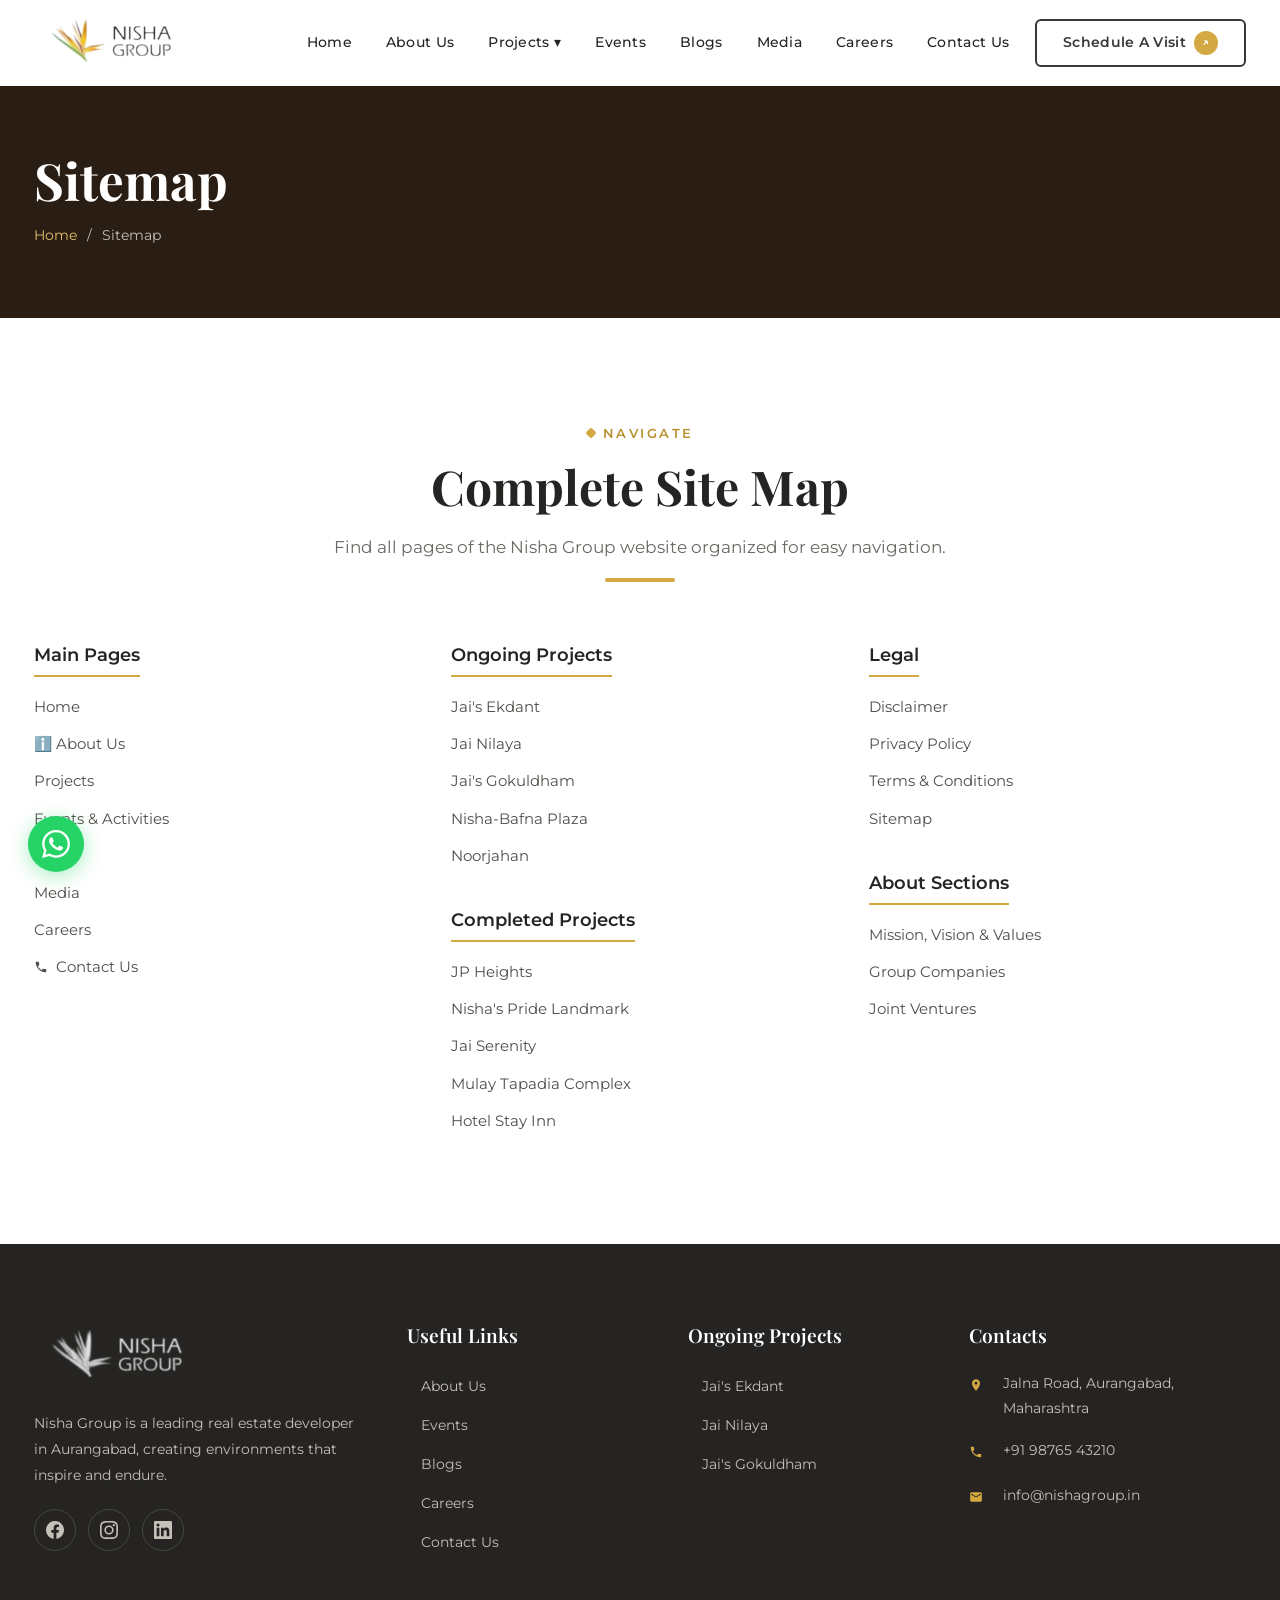
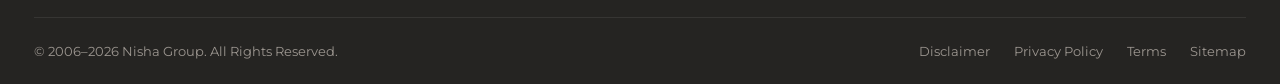
<file: sitemap-page.html>
<!DOCTYPE html>
<html lang="en">

<head>
    <meta charset="UTF-8">
    <meta name="viewport" content="width=device-width, initial-scale=1.0">
    <title>Sitemap | Nisha Group</title>
    <meta name="description" content="Complete sitemap of Nisha Group website - Navigate to all pages.">
    <link rel="stylesheet" href="css/style.css">
    <link rel="icon" href="logo.png">
</head>

<body>

    <div id="preloader"><img src="logo.png" alt="Nisha Group" class="loader-logo"></div>
    <div class="nav-overlay"></div>

    <header class="header">
        <div class="container">
            <a href="index.html" class="header-logo"><img src="logo.png" alt="Nisha Group"></a>
            <div class="hamburger" id="hamburger"><span></span><span></span><span></span></div>
            <nav class="nav-menu" id="navMenu">
                <a href="index.html">Home</a>
                <a href="about.html">About Us</a>
                        <div class="nav-dropdown">
          <a href="projects.html">Projects &#9662;</a>
          <div class="dropdown-menu">
            <a href="projects.html#ongoing">Ongoing Projects</a>
            <a href="projects.html#completed">Completed Projects</a>
            <a href="projects.html#upcoming">Upcoming Projects</a>
          </div>
        </div>
                <a href="events.html">Events</a><a href="blogs.html">Blogs</a><a href="media.html">Media</a>
                <a href="careers.html">Careers</a><a href="contact.html">Contact Us</a>
                <a href="#" class="btn-enquire" data-modal="enquire">Schedule A Visit <span
                        class="arrow-icon">↗</span></a>
            </nav>
        </div>
    </header>

    <section class="page-banner">
        <div class="container">
            <h1>Sitemap</h1>
            <div class="breadcrumb"><a href="index.html">Home</a><span>/</span><span>Sitemap</span></div>
        </div>
    </section>

    <section class="section">
        <div class="container">
            <div class="section-header center fade-up">
                <span class="label">Navigate</span>
                <h2>Complete Site Map</h2>
                <p>Find all pages of the Nisha Group website organized for easy navigation.</p>
                <div class="underline" style="margin:16px auto 0;"></div>
            </div>
            <div class="sitemap-grid fade-up">
                <div class="sitemap-section">
                    <h3>Main Pages</h3>
                    <ul>
                        <li><a href="index.html"> Home</a></li>
                        <li><a href="about.html">ℹ️ About Us</a></li>
                        <li><a href="projects.html"> Projects</a></li>
                        <li><a href="events.html">Events & Activities</a></li>
                        <li><a href="blogs.html">Blogs</a></li>
                        <li><a href="media.html">Media</a></li>
                        <li><a href="careers.html">Careers</a></li>
                        <li><a href="contact.html"><svg width="14" height="14" viewBox="0 0 24 24" fill="currentColor" style="vertical-align:-2px;margin-right:4px"><path d="M6.62 10.79c1.44 2.83 3.76 5.14 6.59 6.59l2.2-2.2c.27-.27.67-.36 1.02-.24 1.12.37 2.33.57 3.57.57.55 0 1 .45 1 1V20c0 .55-.45 1-1 1-9.39 0-17-7.61-17-17 0-.55.45-1 1-1h3.5c.55 0 1 .45 1 1 0 1.25.2 2.45.57 3.57.11.35.03.74-.25 1.02l-2.2 2.2z"/></svg> Contact Us</a></li>
                    </ul>
                </div>
                <div class="sitemap-section">
                    <h3>Ongoing Projects</h3>
                    <ul>
                        <li><a href="project-detail.html?project=ekdant">Jai's Ekdant</a></li>
                        <li><a href="project-detail.html?project=nilaya">Jai Nilaya</a></li>
                        <li><a href="project-detail.html?project=gokuldham">Jai's Gokuldham</a></li>
                        <li><a href="project-detail.html?project=bafnaplaza">Nisha-Bafna Plaza</a></li>
                        <li><a href="project-detail.html?project=noorjahan">Noorjahan</a></li>
                    </ul>
                    <h3 style="margin-top:30px;">Completed Projects</h3>
                    <ul>
                        <li><a href="project-detail.html?project=jpheights">JP Heights</a></li>
                        <li><a href="project-detail.html?project=pridelandmark">Nisha's Pride Landmark</a></li>
                        <li><a href="project-detail.html?project=serenity">Jai Serenity</a></li>
                        <li><a href="project-detail.html?project=mulaytapadia">Mulay Tapadia Complex</a></li>
                        <li><a href="project-detail.html?project=stayinn">Hotel Stay Inn</a></li>
                    </ul>
                </div>
                <div class="sitemap-section">
                    <h3>Legal</h3>
                    <ul>
                        <li><a href="disclaimer.html">Disclaimer</a></li>
                        <li><a href="privacy.html">Privacy Policy</a></li>
                        <li><a href="terms.html"> Terms & Conditions</a></li>
                        <li><a href="sitemap-page.html">Sitemap</a></li>
                    </ul>
                    <h3 style="margin-top:30px;">About Sections</h3>
                    <ul>
                        <li><a href="about.html#mvv">Mission, Vision & Values</a></li>
                        <li><a href="about.html#group-companies">Group Companies</a></li>
                        <li><a href="about.html#joint-ventures">Joint Ventures</a></li>
                    </ul>
                </div>
            </div>
        </div>
    </section>

    <!-- Footer -->
    <footer class="footer">
        <div class="container">
            <div class="footer-grid">
                <div class="footer-col footer-about">
                    <img src="logo.png" alt="Nisha Group" class="footer-logo">
                    <p>Nisha Group is a leading real estate developer in Aurangabad, creating environments that inspire
                        and endure.</p>
                    <div class="social-icons">
                        <a href="#"><svg width="18" height="18" viewBox="0 0 24 24" fill="currentColor">
                                <path
                                    d="M24 12.073c0-6.627-5.373-12-12-12s-12 5.373-12 12c0 5.99 4.388 10.954 10.125 11.854v-8.385H7.078v-3.47h3.047V9.43c0-3.007 1.792-4.669 4.533-4.669 1.312 0 2.686.235 2.686.235v2.953H15.83c-1.491 0-1.956.925-1.956 1.874v2.25h3.328l-.532 3.47h-2.796v8.385C19.612 23.027 24 18.062 24 12.073z" />
                            </svg></a>
                        <a href="#"><svg width="18" height="18" viewBox="0 0 24 24" fill="currentColor">
                                <path
                                    d="M12 2.163c3.204 0 3.584.012 4.85.07 3.252.148 4.771 1.691 4.919 4.919.058 1.265.069 1.645.069 4.849 0 3.205-.012 3.584-.069 4.849-.149 3.225-1.664 4.771-4.919 4.919-1.266.058-1.644.07-4.85.07-3.204 0-3.584-.012-4.849-.07-3.26-.149-4.771-1.699-4.919-4.92-.058-1.265-.07-1.644-.07-4.849 0-3.204.013-3.583.07-4.849.149-3.227 1.664-4.771 4.919-4.919 1.266-.057 1.645-.069 4.849-.069zM12 0C8.741 0 8.333.014 7.053.072 2.695.272.273 2.69.073 7.052.014 8.333 0 8.741 0 12c0 3.259.014 3.668.072 4.948.2 4.358 2.618 6.78 6.98 6.98C8.333 23.986 8.741 24 12 24c3.259 0 3.668-.014 4.948-.072 4.354-.2 6.782-2.618 6.979-6.98.059-1.28.073-1.689.073-4.948 0-3.259-.014-3.667-.072-4.947-.196-4.354-2.617-6.78-6.979-6.98C15.668.014 15.259 0 12 0zm0 5.838a6.162 6.162 0 100 12.324 6.162 6.162 0 000-12.324zM12 16a4 4 0 110-8 4 4 0 010 8zm6.406-11.845a1.44 1.44 0 100 2.881 1.44 1.44 0 000-2.881z" />
                            </svg></a>
                        <a href="#"><svg width="18" height="18" viewBox="0 0 24 24" fill="currentColor">
                                <path
                                    d="M20.447 20.452h-3.554v-5.569c0-1.328-.027-3.037-1.852-3.037-1.853 0-2.136 1.445-2.136 2.939v5.667H9.351V9h3.414v1.561h.046c.477-.9 1.637-1.85 3.37-1.85 3.601 0 4.267 2.37 4.267 5.455v6.286zM5.337 7.433a2.062 2.062 0 01-2.063-2.065 2.064 2.064 0 112.063 2.065zm1.782 13.019H3.555V9h3.564v11.452zM22.225 0H1.771C.792 0 0 .774 0 1.729v20.542C0 23.227.792 24 1.771 24h20.451C23.2 24 24 23.227 24 22.271V1.729C24 .774 23.2 0 22.222 0h.003z" />
                            </svg></a>
                    </div>
                </div>
                <div class="footer-col">
                    <h4>Useful Links</h4>
                    <ul>
                        <li><a href="about.html">About Us</a></li>
                        <li><a href="events.html">Events</a></li>
                        <li><a href="blogs.html">Blogs</a></li>
                        <li><a href="careers.html">Careers</a></li>
                        <li><a href="contact.html">Contact Us</a></li>
                    </ul>
                </div>
                <div class="footer-col">
                    <h4>Ongoing Projects</h4>
                    <ul>
                        <li><a href="project-detail.html?project=ekdant">Jai's Ekdant</a></li>
                        <li><a href="project-detail.html?project=nilaya">Jai Nilaya</a></li>
                        <li><a href="project-detail.html?project=gokuldham">Jai's Gokuldham</a></li>
                    </ul>
                </div>
                <div class="footer-col">
                    <h4>Contacts</h4>
                    <div class="footer-contact-item"><span class="icon"><svg width="14" height="14" viewBox="0 0 24 24" fill="currentColor" style="vertical-align:-2px;margin-right:4px"><path d="M12 2C8.13 2 5 5.13 5 9c0 5.25 7 13 7 13s7-7.75 7-13c0-3.87-3.13-7-7-7zm0 9.5c-1.38 0-2.5-1.12-2.5-2.5s1.12-2.5 2.5-2.5 2.5 1.12 2.5 2.5-1.12 2.5-2.5 2.5z"/></svg></span><span>Jalna Road, Aurangabad,
                            Maharashtra</span></div>
                    <div class="footer-contact-item"><span class="icon"><svg width="14" height="14" viewBox="0 0 24 24" fill="currentColor" style="vertical-align:-2px;margin-right:4px"><path d="M6.62 10.79c1.44 2.83 3.76 5.14 6.59 6.59l2.2-2.2c.27-.27.67-.36 1.02-.24 1.12.37 2.33.57 3.57.57.55 0 1 .45 1 1V20c0 .55-.45 1-1 1-9.39 0-17-7.61-17-17 0-.55.45-1 1-1h3.5c.55 0 1 .45 1 1 0 1.25.2 2.45.57 3.57.11.35.03.74-.25 1.02l-2.2 2.2z"/></svg></span><span><a href="tel:+919876543210">+91
                                98765 43210</a></span></div>
                    <div class="footer-contact-item"><span class="icon"><svg width="14" height="14" viewBox="0 0 24 24" fill="currentColor" style="vertical-align:-2px;margin-right:4px"><path d="M20 4H4c-1.1 0-1.99.9-1.99 2L2 18c0 1.1.9 2 2 2h16c1.1 0 2-.9 2-2V6c0-1.1-.9-2-2-2zm0 4l-8 5-8-5V6l8 5 8-5v2z"/></svg></span><span><a
                                href="mailto:info@nishagroup.in">info@nishagroup.in</a></span></div>
                </div>
            </div>
            <div class="footer-bottom">
                <p>© 2006–2026 Nisha Group. All Rights Reserved.</p>
                <div class="footer-bottom-links"><a href="disclaimer.html">Disclaimer</a><a href="privacy.html">Privacy
                        Policy</a><a href="terms.html">Terms</a><a href="sitemap-page.html">Sitemap</a></div>
            </div>
        </div>
    </footer>

    <a href="https://wa.me/919876543210" class="whatsapp-float" target="_blank"><svg width="28" height="28"
            viewBox="0 0 24 24" fill="white">
            <path
                d="M17.472 14.382c-.297-.149-1.758-.867-2.03-.967-.273-.099-.471-.148-.67.15-.197.297-.767.966-.94 1.164-.173.199-.347.223-.644.075-.297-.15-1.255-.463-2.39-1.475-.883-.788-1.48-1.761-1.653-2.059-.173-.297-.018-.458.13-.606.134-.133.298-.347.446-.52.149-.174.198-.298.298-.497.099-.198.05-.371-.025-.52-.075-.149-.669-1.612-.916-2.207-.242-.579-.487-.5-.669-.51-.173-.008-.371-.01-.57-.01-.198 0-.52.074-.792.372-.272.297-1.04 1.016-1.04 2.479 0 1.462 1.065 2.875 1.213 3.074.149.198 2.096 3.2 5.077 4.487.709.306 1.262.489 1.694.625.712.227 1.36.195 1.871.118.571-.085 1.758-.719 2.006-1.413.248-.694.248-1.289.173-1.413-.074-.124-.272-.198-.57-.347m-5.421 7.403h-.004a9.87 9.87 0 01-5.031-1.378l-.361-.214-3.741.982.998-3.648-.235-.374a9.86 9.86 0 01-1.51-5.26c.001-5.45 4.436-9.884 9.888-9.884 2.64 0 5.122 1.03 6.988 2.898a9.825 9.825 0 012.893 6.994c-.003 5.45-4.437 9.884-9.885 9.884m8.413-18.297A11.815 11.815 0 0012.05 0C5.495 0 .16 5.335.157 11.892c0 2.096.547 4.142 1.588 5.945L.057 24l6.305-1.654a11.882 11.882 0 005.683 1.448h.005c6.554 0 11.89-5.335 11.893-11.893a11.821 11.821 0 00-3.48-8.413z" />
        </svg></a>
    <button class="back-to-top">↑</button>

    <script src="js/main.js"></script>
    <div class="modal-overlay" id="enquireModal">
        <div class="modal"><button class="modal-close">&times;</button>
            <h2>Schedule A Visit</h2>
            <form style="margin-top:16px;">
                <div class="form-group"><input type="text" required placeholder="Full Name"></div>
                <div class="form-row">
                    <div class="form-group"><input type="email" required placeholder="Email"></div>
                    <div class="form-group"><input type="tel" required placeholder="Phone"></div>
                </div><button type="submit" class="btn-primary" style="width:100%;justify-content:center;">Submit &#8594;</button>
            </form>
        </div>
    </div>
</body>

</html>
</file>
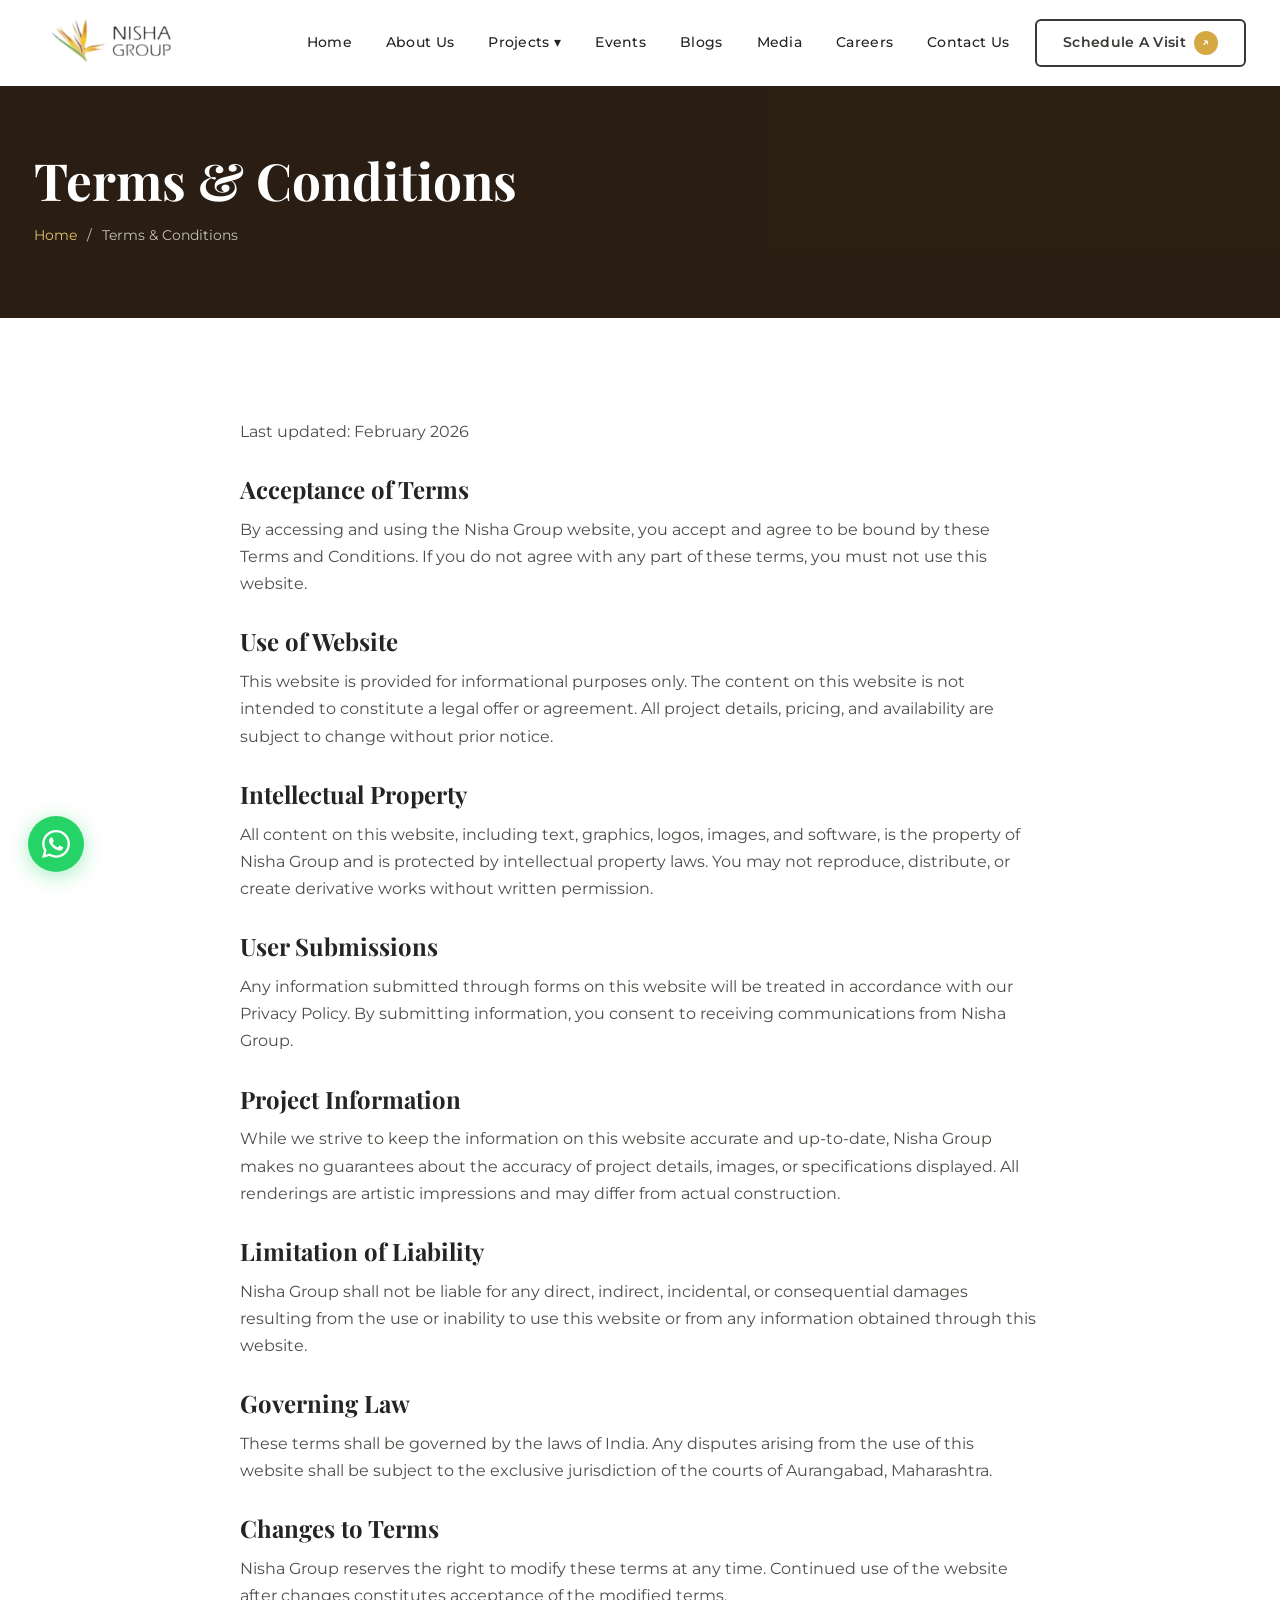
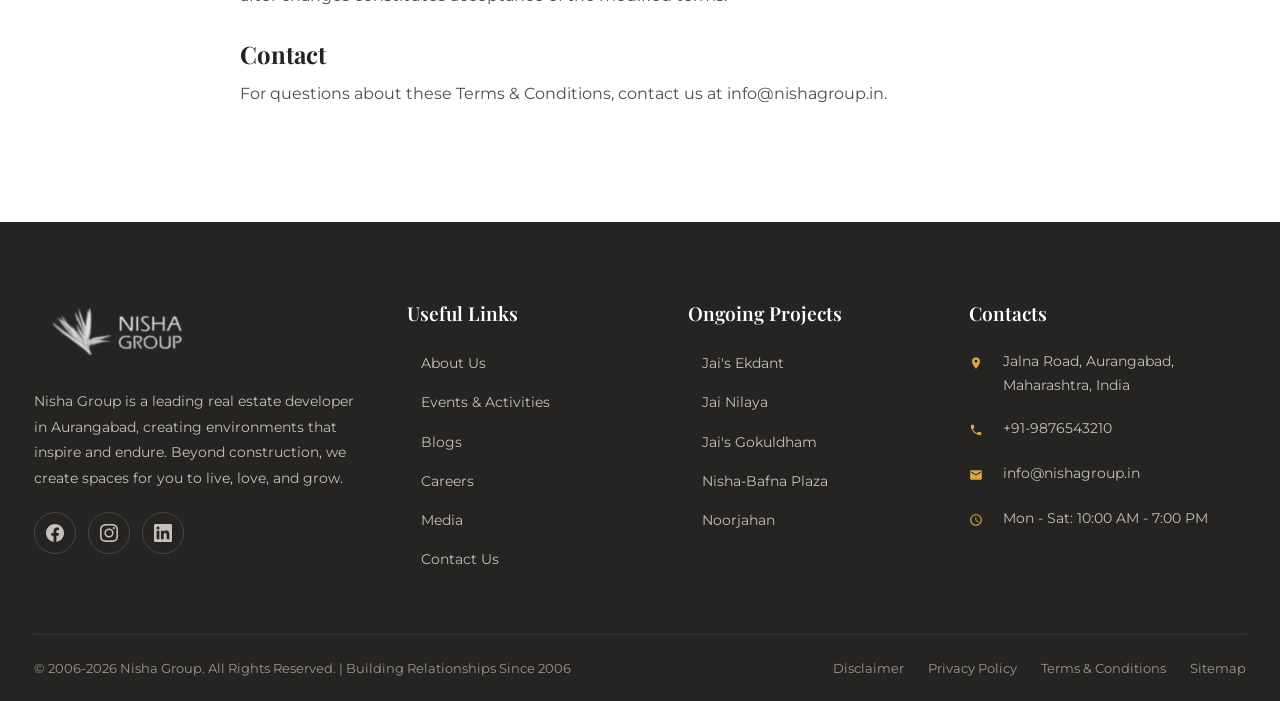
<file: terms.html>
<!DOCTYPE html>
<html lang="en">

<head>
    <meta charset="UTF-8">
    <meta name="viewport" content="width=device-width, initial-scale=1.0">
    <title>Terms & Conditions | Nisha Group</title>
    <link rel="stylesheet" href="css/style.css">
    <link rel="icon" href="logo.png">
</head>

<body>
    <div id="preloader"><img src="logo.png" alt="Nisha Group" class="loader-logo"></div>
    <div class="nav-overlay"></div>
    <header class="header">
        <div class="container"><a href="index.html" class="header-logo"><img src="logo.png" alt="Nisha Group"></a>
            <nav class="nav-menu" id="navMenu"><a href="index.html">Home</a><a href="about.html">About Us</a>
                        <div class="nav-dropdown">
          <a href="projects.html">Projects &#9662;</a>
          <div class="dropdown-menu">
            <a href="projects.html#ongoing">Ongoing Projects</a>
            <a href="projects.html#completed">Completed Projects</a>
            <a href="projects.html#upcoming">Upcoming Projects</a>
          </div>
        </div><a href="events.html">Events</a><a href="blogs.html">Blogs</a><a href="media.html">Media</a><a
                    href="careers.html">Careers</a><a href="contact.html">Contact Us</a><a href="#" class="btn-enquire"
                    data-modal="enquire">Schedule A Visit <span class="arrow-icon">↗</span></a>
            </nav>
            <div class="hamburger" id="hamburger"><span></span><span></span><span></span></div>
        </div>
    </header>
    <section class="page-banner">
        <div class="container">
            <h1>Terms & Conditions</h1>
            <div class="breadcrumb"><a href="index.html">Home</a><span>/</span><span>Terms & Conditions</span></div>
        </div>
    </section>
    <section class="section">
        <div class="container">
            <div class="legal-content">
                <p>Last updated: February 2026</p>
                <h2>Acceptance of Terms</h2>
                <p>By accessing and using the Nisha Group website, you accept and agree to be bound by these Terms and
                    Conditions. If you do not agree with any part of these terms, you must not use this website.</p>
                <h2>Use of Website</h2>
                <p>This website is provided for informational purposes only. The content on this website is not intended
                    to constitute a legal offer or agreement. All project details, pricing, and availability are subject
                    to change without prior notice.</p>
                <h2>Intellectual Property</h2>
                <p>All content on this website, including text, graphics, logos, images, and software, is the property
                    of Nisha Group and is protected by intellectual property laws. You may not reproduce, distribute, or
                    create derivative works without written permission.</p>
                <h2>User Submissions</h2>
                <p>Any information submitted through forms on this website will be treated in accordance with our
                    Privacy Policy. By submitting information, you consent to receiving communications from Nisha Group.
                </p>
                <h2>Project Information</h2>
                <p>While we strive to keep the information on this website accurate and up-to-date, Nisha Group makes no
                    guarantees about the accuracy of project details, images, or specifications displayed. All
                    renderings are artistic impressions and may differ from actual construction.</p>
                <h2>Limitation of Liability</h2>
                <p>Nisha Group shall not be liable for any direct, indirect, incidental, or consequential damages
                    resulting from the use or inability to use this website or from any information obtained through
                    this website.</p>
                <h2>Governing Law</h2>
                <p>These terms shall be governed by the laws of India. Any disputes arising from the use of this website
                    shall be subject to the exclusive jurisdiction of the courts of Aurangabad, Maharashtra.</p>
                <h2>Changes to Terms</h2>
                <p>Nisha Group reserves the right to modify these terms at any time. Continued use of the website after
                    changes constitutes acceptance of the modified terms.</p>
                <h2>Contact</h2>
                <p>For questions about these Terms & Conditions, contact us at <a href="mailto:info@nishagroup.in"
                        style="color:var(--accent-green);">info@nishagroup.in</a>.</p>
            </div>
        </div>
    </section>
    <footer class="footer">
        <div class="container">
            <div class="footer-grid">
                <div class="footer-col footer-about"><img src="logo.png" alt="Nisha Group" class="footer-logo">
                    <p>Nisha Group is a leading real estate developer in Aurangabad, creating environments that inspire
                        and endure. Beyond construction, we create spaces for you to live, love, and grow.</p>
                    <div class="social-icons"><a href="#"><svg width="18" height="18" viewBox="0 0 24 24"
                                fill="currentColor">
                                <path
                                    d="M24 12.073c0-6.627-5.373-12-12-12s-12 5.373-12 12c0 5.99 4.388 10.954 10.125 11.854v-8.385H7.078v-3.47h3.047V9.43c0-3.007 1.792-4.669 4.533-4.669 1.312 0 2.686.235 2.686.235v2.953H15.83c-1.491 0-1.956.925-1.956 1.874v2.25h3.328l-.532 3.47h-2.796v8.385C19.612 23.027 24 18.062 24 12.073z" />
                            </svg></a><a href="#"><svg width="18" height="18" viewBox="0 0 24 24" fill="currentColor">
                                <path
                                    d="M12 2.163c3.204 0 3.584.012 4.85.07 3.252.148 4.771 1.691 4.919 4.919.058 1.265.069 1.645.069 4.849 0 3.205-.012 3.584-.069 4.849-.149 3.225-1.664 4.771-4.919 4.919-1.266.058-1.644.07-4.85.07-3.204 0-3.584-.012-4.849-.07-3.26-.149-4.771-1.699-4.919-4.92-.058-1.265-.07-1.644-.07-4.849 0-3.204.013-3.583.07-4.849.149-3.227 1.664-4.771 4.919-4.919 1.266-.057 1.645-.069 4.849-.069zM12 0C8.741 0 8.333.014 7.053.072 2.695.272.273 2.69.073 7.052.014 8.333 0 8.741 0 12c0 3.259.014 3.668.072 4.948.2 4.358 2.618 6.78 6.98 6.98C8.333 23.986 8.741 24 12 24c3.259 0 3.668-.014 4.948-.072 4.354-.2 6.782-2.618 6.979-6.98.059-1.28.073-1.689.073-4.948 0-3.259-.014-3.667-.072-4.947-.196-4.354-2.617-6.78-6.979-6.98C15.668.014 15.259 0 12 0zm0 5.838a6.162 6.162 0 100 12.324 6.162 6.162 0 000-12.324zM12 16a4 4 0 110-8 4 4 0 010 8zm6.406-11.845a1.44 1.44 0 100 2.881 1.44 1.44 0 000-2.881z" />
                            </svg></a><a href="#"><svg width="18" height="18" viewBox="0 0 24 24" fill="currentColor">
                                <path
                                    d="M20.447 20.452h-3.554v-5.569c0-1.328-.027-3.037-1.852-3.037-1.853 0-2.136 1.445-2.136 2.939v5.667H9.351V9h3.414v1.561h.046c.477-.9 1.637-1.85 3.37-1.85 3.601 0 4.267 2.37 4.267 5.455v6.286zM5.337 7.433a2.062 2.062 0 01-2.063-2.065 2.064 2.064 0 112.063 2.065zm1.782 13.019H3.555V9h3.564v11.452zM22.225 0H1.771C.792 0 0 .774 0 1.729v20.542C0 23.227.792 24 1.771 24h20.451C23.2 24 24 23.227 24 22.271V1.729C24 .774 23.2 0 22.222 0h.003z" />
                            </svg></a></div>
                </div>
                <div class="footer-col">
                    <h4>Useful Links</h4>
                    <ul>
                        <li><a href="about.html">About Us</a></li>
                        <li><a href="events.html">Events & Activities</a></li>
                        <li><a href="blogs.html">Blogs</a></li>
                        <li><a href="careers.html">Careers</a></li>
                        <li><a href="media.html">Media</a></li>
                        <li><a href="contact.html">Contact Us</a></li>
                    </ul>
                </div>
                <div class="footer-col">
                    <h4>Ongoing Projects</h4>
                    <ul>
                        <li><a href="project-detail.html?project=ekdant">Jai's Ekdant</a></li>
                        <li><a href="project-detail.html?project=nilaya">Jai Nilaya</a></li>
                        <li><a href="project-detail.html?project=gokuldham">Jai's Gokuldham</a></li>
                        <li><a href="project-detail.html?project=bafnaplaza">Nisha-Bafna Plaza</a></li>
                        <li><a href="project-detail.html?project=noorjahan">Noorjahan</a></li>
                    </ul>
                </div>
                <div class="footer-col">
                    <h4>Contacts</h4>
                    <div class="footer-contact-item"><span class="icon"><svg width="14" height="14" viewBox="0 0 24 24"
                                fill="currentColor" style="vertical-align:-2px;margin-right:4px">
                                <path
                                    d="M12 2C8.13 2 5 5.13 5 9c0 5.25 7 13 7 13s7-7.75 7-13c0-3.87-3.13-7-7-7zm0 9.5c-1.38 0-2.5-1.12-2.5-2.5s1.12-2.5 2.5-2.5 2.5 1.12 2.5 2.5-1.12 2.5-2.5 2.5z" />
                            </svg></span><span>Jalna Road, Aurangabad,
                            Maharashtra, India</span></div>
                    <div class="footer-contact-item"><span class="icon"><svg width="14" height="14" viewBox="0 0 24 24"
                                fill="currentColor" style="vertical-align:-2px;margin-right:4px">
                                <path
                                    d="M6.62 10.79c1.44 2.83 3.76 5.14 6.59 6.59l2.2-2.2c.27-.27.67-.36 1.02-.24 1.12.37 2.33.57 3.57.57.55 0 1 .45 1 1V20c0 .55-.45 1-1 1-9.39 0-17-7.61-17-17 0-.55.45-1 1-1h3.5c.55 0 1 .45 1 1 0 1.25.2 2.45.57 3.57.11.35.03.74-.25 1.02l-2.2 2.2z" />
                            </svg></span><span><a href="tel:+919876543210">+91-9876543210</a></span></div>
                    <div class="footer-contact-item"><span class="icon"><svg width="14" height="14" viewBox="0 0 24 24"
                                fill="currentColor" style="vertical-align:-2px;margin-right:4px">
                                <path
                                    d="M20 4H4c-1.1 0-1.99.9-1.99 2L2 18c0 1.1.9 2 2 2h16c1.1 0 2-.9 2-2V6c0-1.1-.9-2-2-2zm0 4l-8 5-8-5V6l8 5 8-5v2z" />
                            </svg></span><span><a href="mailto:info@nishagroup.in">info@nishagroup.in</a></span></div>
                    <div class="footer-contact-item"><span class="icon"><svg width="14" height="14" viewBox="0 0 24 24"
                                fill="currentColor" style="vertical-align:-2px;margin-right:4px">
                                <path
                                    d="M11.99 2C6.47 2 2 6.48 2 12s4.47 10 9.99 10C17.52 22 22 17.52 22 12S17.52 2 11.99 2zM12 20c-4.42 0-8-3.58-8-8s3.58-8 8-8 8 3.58 8 8-3.58 8-8 8zm.5-13H11v6l5.25 3.15.75-1.23-4.5-2.67z" />
                            </svg></span><span>Mon - Sat: 10:00 AM - 7:00
                            PM</span></div>
                </div>
            </div>
            <div class="footer-bottom">
                <p>© 2006-2026 Nisha Group. All Rights Reserved. | Building Relationships Since 2006</p>
                <div class="footer-bottom-links"><a href="disclaimer.html">Disclaimer</a><a href="privacy.html">Privacy
                        Policy</a><a href="terms.html">Terms & Conditions</a><a href="sitemap-page.html">Sitemap</a>
                </div>
            </div>
        </div>
    </footer>
    <a href="https://wa.me/919876543210" class="whatsapp-float" target="_blank"><svg width="28" height="28"
            viewBox="0 0 24 24" fill="white">
            <path
                d="M17.472 14.382c-.297-.149-1.758-.867-2.03-.967-.273-.099-.471-.148-.67.15-.197.297-.767.966-.94 1.164-.173.199-.347.223-.644.075-.297-.15-1.255-.463-2.39-1.475-.883-.788-1.48-1.761-1.653-2.059-.173-.297-.018-.458.13-.606.134-.133.298-.347.446-.52.149-.174.198-.298.298-.497.099-.198.05-.371-.025-.52-.075-.149-.669-1.612-.916-2.207-.242-.579-.487-.5-.669-.51-.173-.008-.371-.01-.57-.01-.198 0-.52.074-.792.372-.272.297-1.04 1.016-1.04 2.479 0 1.462 1.065 2.875 1.213 3.074.149.198 2.096 3.2 5.077 4.487.709.306 1.262.489 1.694.625.712.227 1.36.195 1.871.118.571-.085 1.758-.719 2.006-1.413.248-.694.248-1.289.173-1.413-.074-.124-.272-.198-.57-.347m-5.421 7.403h-.004a9.87 9.87 0 01-5.031-1.378l-.361-.214-3.741.982.998-3.648-.235-.374a9.86 9.86 0 01-1.51-5.26c.001-5.45 4.436-9.884 9.888-9.884 2.64 0 5.122 1.03 6.988 2.898a9.825 9.825 0 012.893 6.994c-.003 5.45-4.437 9.884-9.885 9.884m8.413-18.297A11.815 11.815 0 0012.05 0C5.495 0 .16 5.335.157 11.892c0 2.096.547 4.142 1.588 5.945L.057 24l6.305-1.654a11.882 11.882 0 005.683 1.448h.005c6.554 0 11.89-5.335 11.893-11.893a11.821 11.821 0 00-3.48-8.413z" />
        </svg></a>
    <button class="back-to-top">↑</button>
    <div class="modal-overlay" id="enquireModal">
        <div class="modal"><button class="modal-close">✕</button>
            <h2>Enquire Now</h2>
            <form style="margin-top:16px;">
                <div class="form-group"><input type="text" required placeholder="Full Name"></div>
                <div class="form-row">
                    <div class="form-group"><input type="email" required placeholder="Email"></div>
                    <div class="form-group"><input type="tel" required placeholder="Phone"></div>
                </div><button type="submit" class="btn-primary" style="width:100%;justify-content:center;">Submit
                    →</button>
            </form>
        </div>
    </div>
    <script src="js/main.js"></script>
</body>

</html>
</file>
<file: css/style.css>
/* ===== NISHA GROUP - PREMIUM REDESIGN v2 ===== */
@import url('https://fonts.googleapis.com/css2?family=Montserrat:ital,wght@0,300;0,400;0,500;0,600;0,700;0,800;0,900;1,400;1,600&family=Playfair+Display:ital,wght@0,400;0,500;0,600;0,700;0,800;1,400;1,500&display=swap');

:root {
  --brown-dark: #252422;
  --brown: #3A3835;
  --brown-medium: #504D49;
  --brown-light: #6B6762;
  --gold: #D4A843;
  --gold-light: #E2C06B;
  --gold-dark: #B8922F;
  --orange: #E8913A;
  --orange-light: #F0A85A;
  --green: #5B8C3E;
  --green-light: #7AAD5A;
  --green-dark: #456B2E;
  --navy: #252422;
  --navy-light: #3A3835;
  --white: #FFFFFF;
  --off-white: #F8F7F5;
  --cream: #F0EDE8;
  --gray-100: #E8E5E0;
  --gray-200: #C5C0B8;
  --gray-300: #9C9690;
  --gray-500: #6B6762;
  --gray-700: #3A3835;
  --text-dark: #252422;
  --text-body: #504D49;
  --text-light: #C5C0B8;
  --shadow-sm: 0 2px 8px rgba(37, 36, 34, 0.06);
  --shadow-md: 0 4px 24px rgba(37, 36, 34, 0.10);
  --shadow-lg: 0 8px 40px rgba(37, 36, 34, 0.14);
  --shadow-xl: 0 16px 56px rgba(37, 36, 34, 0.18);
  --radius-sm: 8px;
  --radius-md: 14px;
  --radius-lg: 20px;
  --radius-xl: 28px;
  --transition: all 0.4s cubic-bezier(0.4, 0, 0.2, 1);
  --transition-fast: all 0.25s ease;
}

*,
*::before,
*::after {
  margin: 0;
  padding: 0;
  box-sizing: border-box;
}

html {
  scroll-behavior: smooth;
  font-size: 16px;
}

body {
  font-family: 'Montserrat', sans-serif;
  color: var(--text-body);
  background: var(--white);
  line-height: 1.7;
  overflow-x: hidden;
}

h1,
h2,
h3,
h4,
h5 {
  font-family: 'Playfair Display', serif;
  line-height: 1.2;
  color: var(--text-dark);
}

h1 {
  font-size: clamp(2.4rem, 5vw, 3.8rem);
  font-weight: 700;
}

h2 {
  font-size: clamp(1.8rem, 4vw, 3rem);
  font-weight: 700;
}

h3 {
  font-size: clamp(1.2rem, 2.5vw, 1.6rem);
  font-weight: 600;
}

img {
  max-width: 100%;
  height: auto;
  display: block;
}

a {
  text-decoration: none;
  color: inherit;
  transition: var(--transition);
}

ul {
  list-style: none;
}

.container {
  max-width: 1260px;
  margin: 0 auto;
  padding: 0 24px;
}

/* ===== PRELOADER ===== */
#preloader {
  position: fixed;
  inset: 0;
  background: var(--brown-dark);
  display: flex;
  align-items: center;
  justify-content: center;
  z-index: 99999;
  transition: opacity 0.6s ease, visibility 0.6s ease;
}

#preloader.hide {
  opacity: 0;
  pointer-events: none;
  visibility: hidden;
}

.loader-logo {
  width: 120px;
  animation: logoPulse 1.4s ease-in-out infinite;
}

@keyframes logoPulse {

  0%,
  100% {
    transform: scale(1);
    opacity: 1;
  }

  50% {
    transform: scale(1.1);
    opacity: 0.6;
  }
}

/* ===== HEADER / NAVBAR (Evernest Desktop Style) ===== */
.header {
  position: fixed;
  top: 0;
  left: 0;
  width: 100%;
  z-index: 1000;
  background: var(--white);
  transition: var(--transition);
  border-bottom: 1px solid transparent;
}

.header.scrolled {
  background: var(--white);
  box-shadow: var(--shadow-md);
  border-bottom: 1px solid var(--gray-100);
}

.header .container {
  display: flex;
  align-items: center;
  justify-content: space-between;
  height: 85px;
}

.header-logo img {
  height: 60px;
  width: auto;
}

/* Desktop Horizontal Nav (like Evernest reference) */
.nav-menu {
  display: flex;
  align-items: center;
  gap: 6px;
}

.nav-menu a {
  color: var(--text-dark);
  font-size: 0.88rem;
  font-weight: 500;
  padding: 8px 14px;
  display: block;
  position: relative;
  font-family: 'Montserrat', sans-serif;
  letter-spacing: 0.3px;
  white-space: nowrap;
  border-radius: 6px;
  transition: var(--transition);
}

.nav-menu a::after {
  content: '';
  position: absolute;
  bottom: 2px;
  left: 50%;
  width: 0;
  height: 2px;
  background: var(--gold);
  transition: var(--transition);
  transform: translateX(-50%);
}

.nav-menu a:hover {
  color: var(--gold-dark);
}

.nav-menu a:hover::after {
  width: 60%;
}

.nav-menu a.active {
  color: var(--gold-dark);
  font-weight: 600;
}

.nav-menu a.active::after {
  width: 60%;
}

/* Nav Dropdown (Desktop hover) */
.nav-dropdown {
  position: relative;
}

.nav-dropdown .dropdown-menu {
  position: absolute;
  top: 100%;
  left: 0;
  min-width: 200px;
  background: var(--white);
  border-radius: var(--radius-sm);
  box-shadow: var(--shadow-lg);
  padding: 10px 0;
  opacity: 0;
  visibility: hidden;
  transform: translateY(10px);
  transition: var(--transition);
  z-index: 1010;
  border: 1px solid var(--gray-100);
}

.nav-dropdown:hover .dropdown-menu {
  opacity: 1;
  visibility: visible;
  transform: translateY(0);
}

/* Dropdown Bridge to prevent flickering */
.nav-dropdown::after {
  content: '';
  position: absolute;
  top: 100%;
  left: 0;
  width: 100%;
  height: 15px;
  display: none;
}

.nav-dropdown:hover::after {
  display: block;
}

.dropdown-menu a {
  font-size: 0.88rem;
  color: var(--gray-500);
  padding: 10px 22px;
  border-bottom: none;
  display: block;
}

.dropdown-menu a::after {
  display: none;
}

.dropdown-menu a:hover {
  color: var(--gold-dark);
  background: var(--off-white);
}

/* Enquire Button in Nav */
.btn-enquire {
  background: transparent !important;
  color: var(--brown) !important;
  padding: 10px 26px !important;
  border-radius: 50px;
  font-weight: 600 !important;
  font-size: 0.88rem !important;
  text-align: center;
  display: inline-flex !important;
  align-items: center;
  gap: 8px;
  border: 2px solid var(--brown) !important;
  cursor: pointer;
  transition: var(--transition);
  letter-spacing: 0.5px;
  margin-left: 6px;
}

.btn-enquire:hover {
  background: var(--brown) !important;
  color: var(--white) !important;
  transform: translateY(-2px);
  box-shadow: 0 6px 20px rgba(61, 43, 31, 0.25);
}

.btn-enquire::after {
  display: none !important;
}

.btn-enquire .arrow-icon {
  width: 24px;
  height: 24px;
  border-radius: 50%;
  background: var(--gold);
  display: inline-flex;
  align-items: center;
  justify-content: center;
  color: var(--white);
  font-size: 0.75rem;
  transition: var(--transition);
}

.btn-enquire:hover .arrow-icon {
  background: var(--gold-light);
}

/* Hamburger - Hidden on Desktop */
.hamburger {
  display: none;
  flex-direction: column;
  gap: 6px;
  cursor: pointer;
  padding: 8px;
  z-index: 1002;
  position: relative;
  width: 32px;
  height: 32px;
  justify-content: center;
}

.hamburger span {
  width: 28px;
  height: 2.5px;
  background: var(--brown);
  border-radius: 2px;
  transition: var(--transition);
  display: block;
}

.hamburger.active span:nth-child(1) {
  transform: rotate(45deg) translate(6px, 6px);
}

.hamburger.active span:nth-child(2) {
  opacity: 0;
}

.hamburger.active span:nth-child(3) {
  transform: rotate(-45deg) translate(6px, -6px);
}

/* Nav Overlay */
.nav-overlay {
  position: fixed;
  inset: 0;
  background: rgba(0, 0, 0, 0.4);
  z-index: 999;
  opacity: 0;
  visibility: hidden;
  transition: var(--transition);
}

.nav-overlay.show {
  opacity: 1;
  visibility: visible;
}

/* ===== HERO ===== */
.hero {
  position: relative;
  min-height: 100vh;
  overflow: hidden;
  display: flex;
  align-items: center;
  justify-content: center;
  background: var(--brown-dark);
}

.hero-slider {
  position: absolute;
  inset: 0;
}

.hero-slide {
  position: absolute;
  inset: 0;
  opacity: 0;
  transition: opacity 0.8s ease-in-out;
}

.hero-slide.active {
  opacity: 1;
}

.hero-slide img {
  width: 100%;
  height: 100%;
  object-fit: cover;
  animation: heroZoom 8s ease-in-out infinite alternate;
}

@keyframes heroZoom {
  from {
    transform: scale(1);
  }

  to {
    transform: scale(1.1);
  }
}

.hero-overlay {
  position: absolute;
  inset: 0;
  background: linear-gradient(180deg, rgba(44, 30, 18, 0.25) 0%, rgba(44, 30, 18, 0.45) 50%, rgba(44, 30, 18, 0.7) 100%);
}

.hero-content {
  position: relative;
  z-index: 2;
  text-align: center;
  max-width: 900px;
  padding: 0 30px;
}

.hero-content h1 {
  color: var(--white);
  margin-bottom: 20px;
  font-weight: 700;
  font-size: clamp(2.6rem, 6vw, 4.5rem);
  text-shadow: 0 2px 20px rgba(0, 0, 0, 0.3);
  letter-spacing: -0.5px;
}

.hero-content h1 span {
  color: var(--gold-light);
}

.hero-content p {
  color: rgba(255, 255, 255, 0.85);
  font-size: 1.15rem;
  margin-bottom: 35px;
  max-width: 650px;
  margin-left: auto;
  margin-right: auto;
  font-weight: 300;
  letter-spacing: 0.5px;
}

.hero-btns {
  display: flex;
  gap: 16px;
  flex-wrap: wrap;
  justify-content: center;
}

.hero-dots {
  position: absolute;
  bottom: 50px;
  left: 50%;
  transform: translateX(-50%);
  display: flex;
  gap: 12px;
  z-index: 5;
}

.hero-dots .dot {
  width: 12px;
  height: 12px;
  border-radius: 50%;
  border: 2px solid rgba(255, 255, 255, 0.5);
  background: transparent;
  cursor: pointer;
  transition: var(--transition);
}

.hero-dots .dot.active {
  background: var(--gold);
  border-color: var(--gold);
  width: 36px;
  border-radius: 6px;
}

/* ===== BUTTONS ===== */
.btn-primary {
  background: var(--gold);
  color: var(--white);
  padding: 15px 36px;
  border-radius: 50px;
  font-weight: 600;
  font-size: 0.95rem;
  border: none;
  cursor: pointer;
  transition: var(--transition);
  display: inline-flex;
  align-items: center;
  gap: 10px;
  letter-spacing: 0.5px;
  font-family: 'Montserrat', sans-serif;
}

.btn-primary:hover {
  background: var(--gold-dark);
  transform: translateY(-3px);
  box-shadow: 0 8px 30px rgba(200, 169, 81, 0.4);
}

.btn-outline {
  background: transparent;
  color: var(--white);
  padding: 15px 36px;
  border-radius: 50px;
  font-weight: 500;
  font-size: 0.95rem;
  border: 2px solid rgba(255, 255, 255, 0.4);
  cursor: pointer;
  transition: var(--transition);
  display: inline-flex;
  align-items: center;
  gap: 10px;
  font-family: 'Montserrat', sans-serif;
}

.btn-outline:hover {
  border-color: var(--gold);
  color: var(--gold);
  transform: translateY(-3px);
}

.btn-arrow {
  display: inline-flex;
  align-items: center;
  gap: 12px;
  font-weight: 600;
  font-size: 0.95rem;
  color: var(--text-dark);
  font-family: 'Montserrat', sans-serif;
  transition: var(--transition);
}

.btn-arrow .arrow-circle {
  width: 42px;
  height: 42px;
  border-radius: 50%;
  background: var(--gold);
  display: flex;
  align-items: center;
  justify-content: center;
  transition: var(--transition);
  color: var(--white);
  font-size: 1.1rem;
}

.btn-arrow:hover {
  color: var(--gold-dark);
}

.btn-arrow:hover .arrow-circle {
  background: var(--gold-dark);
  transform: translateX(4px);
}

/* ===== SECTIONS ===== */
.section {
  padding: 100px 0;
}

.section-light {
  background: var(--off-white);
}

.section-dark {
  background: var(--brown-dark);
  color: var(--white);
}

.section-brown {
  background: var(--brown);
  color: var(--white);
}

.section-header {
  margin-bottom: 60px;
}

.section-header.center {
  text-align: center;
}

.section-header .label {
  display: inline-flex;
  align-items: center;
  gap: 8px;
  color: var(--gold-dark);
  font-weight: 600;
  font-size: 0.82rem;
  letter-spacing: 2.5px;
  text-transform: uppercase;
  margin-bottom: 14px;
  font-family: 'Montserrat', sans-serif;
}

.section-header .label::before {
  content: '';
  width: 8px;
  height: 8px;
  border-radius: 2px;
  background: var(--gold);
  display: inline-block;
  transform: rotate(45deg);
}

.section-header h2 {
  margin-bottom: 16px;
}

.section-dark .section-header h2,
.section-brown .section-header h2 {
  color: var(--white);
}

.section-header p {
  color: var(--gray-500);
  max-width: 700px;
  font-size: 1.05rem;
  line-height: 1.8;
}

.section-header.center p {
  margin: 0 auto;
}

.section-dark .section-header p,
.section-brown .section-header p {
  color: var(--gray-200);
}

.section-header .underline {
  width: 70px;
  height: 4px;
  background: var(--gold);
  margin: 18px 0 0;
  border-radius: 2px;
}

.section-header.center .underline {
  margin: 18px auto 0;
}

/* ===== ABOUT ===== */
.about-snapshot {
  display: grid;
  grid-template-columns: 1fr 1fr;
  gap: 80px;
  align-items: center;
}

.about-image {
  position: relative;
}

.about-image img {
  border-radius: var(--radius-lg);
  box-shadow: var(--shadow-lg);
}

.about-image .experience-badge {
  position: absolute;
  bottom: -24px;
  right: -24px;
  background: var(--gold);
  color: var(--white);
  padding: 22px 30px;
  border-radius: var(--radius-md);
  text-align: center;
  box-shadow: var(--shadow-lg);
}

.experience-badge .num {
  font-size: 2.8rem;
  font-weight: 800;
  line-height: 1;
  font-family: 'Montserrat', sans-serif;
}

.experience-badge .txt {
  font-size: 0.85rem;
  font-weight: 600;
}

.about-text h2 {
  margin-bottom: 20px;
}

.about-text p {
  color: var(--text-body);
  margin-bottom: 16px;
  font-size: 1.02rem;
  line-height: 1.8;
}

.about-text ul {
  margin: 18px 0 28px;
}

.about-text ul li {
  padding: 8px 0 8px 30px;
  position: relative;
  color: var(--text-body);
  font-size: 0.98rem;
}

.about-text ul li::before {
  content: '✓';
  position: absolute;
  left: 0;
  color: var(--gold);
  font-weight: 700;
  font-size: 1.1rem;
}

/* ===== COUNTERS ===== */
.counters-section {
  background: var(--off-white);
  padding: 70px 0;
}

.counters {
  display: grid;
  grid-template-columns: repeat(4, 1fr);
  gap: 40px;
}

.counter-box {
  text-align: center;
  padding: 10px;
}

.counter-box .counter-label {
  font-size: 0.78rem;
  color: var(--brown-light);
  font-weight: 600;
  text-transform: uppercase;
  letter-spacing: 1.5px;
  margin-bottom: 6px;
  font-family: 'Montserrat', sans-serif;
}

.counter-box .count {
  font-size: clamp(2.8rem, 5vw, 4rem);
  font-weight: 800;
  color: var(--brown-dark);
  font-family: 'Montserrat', sans-serif;
  line-height: 1;
}

.counter-box .count .suffix {
  font-size: 0.6em;
  color: var(--gold);
  font-weight: 700;
}

/* ===== PROJECTS ===== */
.projects-section {
  background: var(--brown-dark);
  padding: 100px 0 120px;
  border-radius: var(--radius-xl);
  margin: 0 12px;
  position: relative;
  overflow: hidden;
}

.projects-section::before {
  content: '';
  position: absolute;
  top: 0;
  left: 0;
  width: 100%;
  height: 100%;
  background: radial-gradient(ellipse at 20% 50%, rgba(200, 169, 81, 0.08) 0%, transparent 60%);
}

.projects-grid {
  display: grid;
  grid-template-columns: repeat(auto-fill, minmax(380px, 1fr));
  gap: 32px;
  position: relative;
}

.project-card {
  border-radius: var(--radius-lg);
  overflow: hidden;
  background: var(--white);
  box-shadow: var(--shadow-md);
  transition: var(--transition);
  position: relative;
}

.project-card:hover {
  transform: translateY(-10px);
  box-shadow: var(--shadow-xl);
}

.project-card .card-image {
  position: relative;
  height: 260px;
  overflow: hidden;
}

.project-card .card-image img {
  width: 100%;
  height: 100%;
  object-fit: cover;
  transition: transform 0.7s ease;
}

.project-card:hover .card-image img {
  transform: scale(1.08);
}

.project-card .card-badge {
  position: absolute;
  top: 16px;
  left: 16px;
  padding: 6px 16px;
  border-radius: 50px;
  font-size: 0.75rem;
  font-weight: 600;
  text-transform: uppercase;
  letter-spacing: 1px;
  font-family: 'Montserrat', sans-serif;
}

.badge-ongoing {
  background: var(--gold);
  color: var(--white);
}

.badge-completed {
  background: var(--green);
  color: var(--white);
}

.badge-upcoming {
  background: var(--orange);
  color: var(--white);
}

.project-card .card-body {
  padding: 24px;
}

.project-card .card-body h3 {
  font-size: 1.3rem;
  margin-bottom: 10px;
  font-family: 'Playfair Display', serif;
}

.project-card .card-meta {
  display: flex;
  gap: 16px;
  color: var(--gray-500);
  font-size: 0.85rem;
  margin-bottom: 14px;
  flex-wrap: wrap;
}

.project-card .card-meta span {
  display: flex;
  align-items: center;
  gap: 5px;
}

.project-card .card-footer {
  display: flex;
  justify-content: space-between;
  align-items: center;
  padding-top: 16px;
  border-top: 1px solid var(--gray-100);
}

.card-footer .area {
  font-weight: 600;
  color: var(--gold-dark);
  font-size: 0.9rem;
}

.card-footer .view-btn {
  color: var(--brown);
  font-weight: 600;
  font-size: 0.88rem;
  display: flex;
  align-items: center;
  gap: 6px;
  font-family: 'Montserrat', sans-serif;
}

.card-footer .view-btn:hover {
  color: var(--gold-dark);
}

/* Filter Tabs */
.filter-tabs {
  display: flex;
  justify-content: center;
  gap: 12px;
  margin-bottom: 45px;
  flex-wrap: wrap;
}

.filter-tab {
  padding: 12px 30px;
  border-radius: 50px;
  font-weight: 500;
  font-size: 0.9rem;
  cursor: pointer;
  transition: var(--transition);
  background: var(--gray-100);
  color: var(--gray-500);
  border: none;
  font-family: 'Montserrat', sans-serif;
}

.filter-tab.active,
.filter-tab:hover {
  background: var(--brown);
  color: var(--white);
}

/* ===== TESTIMONIALS ===== */
.testimonial-slider {
  position: relative;
  max-width: 800px;
  margin: 0 auto;
}

.testimonial-card {
  background: rgba(255, 255, 255, 0.06);
  padding: 45px;
  border-radius: var(--radius-lg);
  text-align: center;
  border: 1px solid rgba(255, 255, 255, 0.08);
}

.testimonial-card .quote {
  font-size: 3.5rem;
  color: var(--gold);
  line-height: 1;
  margin-bottom: 12px;
  font-family: 'Playfair Display', serif;
}

.testimonial-card p {
  font-style: italic;
  color: var(--gray-200);
  font-size: 1.1rem;
  margin-bottom: 24px;
  line-height: 1.9;
}

.testimonial-card .author {
  font-weight: 600;
  color: var(--white);
  font-size: 1.05rem;
}

.testimonial-card .role {
  color: var(--gold-light);
  font-size: 0.85rem;
  margin-top: 4px;
}

/* ===== WHY CHOOSE US ===== */
.why-grid {
  display: grid;
  grid-template-columns: repeat(3, 1fr);
  gap: 30px;
}

.why-card {
  background: var(--white);
  padding: 40px 30px;
  border-radius: var(--radius-md);
  text-align: center;
  transition: var(--transition);
  border: 1px solid var(--gray-100);
  position: relative;
  overflow: hidden;
}

.why-card::before {
  content: '';
  position: absolute;
  top: 0;
  left: 0;
  width: 100%;
  height: 4px;
  background: var(--gold);
  transform: scaleX(0);
  transition: transform 0.4s ease;
  transform-origin: left;
}

.why-card:hover::before {
  transform: scaleX(1);
}

.why-card:hover {
  transform: translateY(-8px);
  box-shadow: var(--shadow-lg);
}

.why-card .icon {
  font-size: 2.4rem;
  margin-bottom: 18px;
}

.why-card h3 {
  font-size: 1.15rem;
  margin-bottom: 12px;
  font-family: 'Montserrat', sans-serif;
  font-weight: 600;
}

.why-card p {
  color: var(--gray-500);
  font-size: 0.92rem;
  line-height: 1.7;
}

/* ===== GROUP COMPANIES ===== */
.companies-grid {
  display: grid;
  grid-template-columns: repeat(3, 1fr);
  gap: 24px;
}

.company-card {
  background: rgba(255, 255, 255, 0.06);
  padding: 32px;
  border-radius: var(--radius-md);
  text-align: center;
  border: 1px solid rgba(255, 255, 255, 0.08);
  transition: var(--transition);
}

.company-card:hover {
  background: rgba(255, 255, 255, 0.12);
  transform: translateY(-5px);
}

.company-card .icon {
  font-size: 2rem;
  margin-bottom: 12px;
}

.company-card h3 {
  font-size: 1.1rem;
  margin-bottom: 6px;
  font-family: 'Montserrat', sans-serif;
  font-weight: 600;
  color: var(--white);
}

.company-card p {
  color: var(--gray-200);
  font-size: 0.88rem;
}

/* ===== MISSION VISION VALUES ===== */
.mvv-grid {
  display: grid;
  grid-template-columns: repeat(3, 1fr);
  gap: 28px;
}

.mvv-card {
  padding: 40px 30px;
  border-radius: var(--radius-md);
  background: rgba(255, 255, 255, 0.06);
  border: 1px solid rgba(255, 255, 255, 0.08);
  transition: var(--transition);
  text-align: center;
}

.mvv-card:hover {
  background: rgba(255, 255, 255, 0.12);
  transform: translateY(-6px);
}

.mvv-card .icon {
  font-size: 2.5rem;
  margin-bottom: 16px;
}

.mvv-card h3 {
  color: var(--gold-light);
  margin-bottom: 14px;
  font-family: 'Montserrat', sans-serif;
  font-weight: 600;
}

.mvv-card p {
  color: var(--gray-200);
  font-size: 0.93rem;
  line-height: 1.8;
}

/* ===== PARTNERS ===== */
.partners-row {
  display: flex;
  justify-content: center;
  align-items: center;
  gap: 50px;
  flex-wrap: wrap;
}

.partner-logo {
  background: var(--white);
  padding: 22px 32px;
  border-radius: var(--radius-sm);
  transition: var(--transition);
  filter: grayscale(0.3);
}

.partner-logo:hover {
  filter: grayscale(0);
  transform: scale(1.05);
  box-shadow: var(--shadow-md);
}

/* ===== LEADERSHIP ===== */
.leadership-grid {
  display: grid;
  grid-template-columns: repeat(3, 1fr);
  gap: 28px;
}

.leader-card {
  background: var(--white);
  border-radius: var(--radius-md);
  overflow: hidden;
  text-align: center;
  box-shadow: var(--shadow-sm);
  transition: var(--transition);
}

.leader-card:hover {
  transform: translateY(-8px);
  box-shadow: var(--shadow-lg);
}

.leader-card .photo {
  height: 260px;
  background: var(--cream);
  display: flex;
  align-items: center;
  justify-content: center;
}

.leader-card .photo .icon {
  font-size: 4rem;
  color: var(--gray-200);
}

.leader-card .info {
  padding: 22px;
}

.leader-card .info h3 {
  font-size: 1.1rem;
  margin-bottom: 4px;
  font-family: 'Montserrat', sans-serif;
  font-weight: 600;
}

.leader-card .info p {
  color: var(--gray-500);
  font-size: 0.85rem;
}

/* ===== PROJECT DETAIL ===== */
.project-hero {
  position: relative;
  height: 60vh;
  min-height: 400px;
  overflow: hidden;
}

.project-hero img {
  width: 100%;
  height: 100%;
  object-fit: cover;
}

.project-hero .overlay {
  position: absolute;
  inset: 0;
  background: linear-gradient(to top, rgba(44, 30, 18, 0.9) 0%, transparent 60%);
  display: flex;
  align-items: flex-end;
  padding: 40px;
}

.project-hero .overlay h1 {
  color: var(--white);
  margin-bottom: 8px;
}

.project-hero .overlay .meta {
  color: var(--gray-200);
  display: flex;
  gap: 20px;
  flex-wrap: wrap;
}

.detail-grid {
  display: grid;
  grid-template-columns: 2fr 1fr;
  gap: 40px;
}

.detail-main h2 {
  margin-bottom: 14px;
  font-size: 1.6rem;
}

.detail-main p {
  color: var(--text-body);
  margin-bottom: 16px;
}

.highlight-list {
  display: grid;
  grid-template-columns: 1fr 1fr;
  gap: 12px;
  margin: 20px 0;
}

.highlight-list li {
  padding: 12px 14px 12px 38px;
  background: var(--off-white);
  border-radius: var(--radius-sm);
  position: relative;
  font-size: 0.9rem;
}

.highlight-list li::before {
  content: '✓';
  position: absolute;
  left: 14px;
  color: var(--gold);
  font-weight: 700;
}

.detail-sidebar .enquiry-box {
  background: var(--brown);
  padding: 32px;
  border-radius: var(--radius-md);
  color: var(--white);
}

.enquiry-box h3 {
  color: var(--white);
  margin-bottom: 18px;
  font-family: 'Montserrat', sans-serif;
}

.enquiry-box .form-group {
  margin-bottom: 14px;
}

.enquiry-box input,
.enquiry-box textarea,
.enquiry-box select {
  width: 100%;
  padding: 13px 18px;
  border-radius: var(--radius-sm);
  border: 1px solid rgba(255, 255, 255, 0.15);
  background: rgba(255, 255, 255, 0.08);
  color: var(--white);
  font-family: 'Montserrat', sans-serif;
  font-size: 0.9rem;
  transition: var(--transition);
}

.enquiry-box input::placeholder,
.enquiry-box textarea::placeholder {
  color: var(--gray-200);
}

.enquiry-box input:focus,
.enquiry-box textarea:focus {
  border-color: var(--gold);
  outline: none;
  background: rgba(255, 255, 255, 0.12);
}

.enquiry-box .btn-primary {
  width: 100%;
  justify-content: center;
}

.rera-box {
  margin-top: 20px;
  background: var(--off-white);
  padding: 22px;
  border-radius: var(--radius-sm);
  border-left: 4px solid var(--gold);
}

.rera-box h4 {
  font-family: 'Montserrat', sans-serif;
  font-weight: 600;
  margin-bottom: 6px;
  font-size: 1rem;
}

.rera-box p {
  color: var(--gray-500);
  font-size: 0.85rem;
}

/* ===== AMENITIES ===== */
.amenities-grid {
  display: grid;
  grid-template-columns: repeat(4, 1fr);
  gap: 20px;
}

.amenity-item {
  text-align: center;
  padding: 22px;
  background: var(--off-white);
  border-radius: var(--radius-sm);
  transition: var(--transition);
}

.amenity-item:hover {
  background: var(--brown);
  color: var(--white);
  transform: translateY(-4px);
  box-shadow: var(--shadow-md);
}

.amenity-item .icon {
  font-size: 1.8rem;
  margin-bottom: 8px;
}

.amenity-item p {
  font-size: 0.85rem;
  font-weight: 500;
}

/* ===== GALLERY ===== */
.gallery-grid {
  display: grid;
  grid-template-columns: repeat(3, 1fr);
  gap: 14px;
}

.gallery-item {
  border-radius: var(--radius-sm);
  overflow: hidden;
  cursor: pointer;
  position: relative;
}

.gallery-item img {
  width: 100%;
  height: 200px;
  object-fit: cover;
  transition: transform 0.5s ease;
}

.gallery-item:hover img {
  transform: scale(1.1);
}

/* ===== CONTACT ===== */
.contact-section {
  background: var(--off-white);
  padding: 100px 0;
  position: relative;
}

.contact-section::before {
  content: '';
  position: absolute;
  top: 0;
  right: 0;
  width: 50%;
  height: 100%;
  background: url('https://images.unsplash.com/photo-1541888946425-d81bb19240f5?w=800&q=60') center/cover;
  opacity: 0.08;
}

.contact-grid {
  display: grid;
  grid-template-columns: 1fr 1fr;
  gap: 60px;
}

.contact-info-list {
  display: flex;
  flex-direction: column;
  gap: 28px;
}

.contact-item {
  display: flex;
  gap: 18px;
  align-items: flex-start;
}

.contact-item .icon {
  width: 52px;
  height: 52px;
  border-radius: 50%;
  flex-shrink: 0;
  background: rgba(200, 169, 81, 0.12);
  display: flex;
  align-items: center;
  justify-content: center;
  font-size: 1.3rem;
}

.contact-item h4 {
  font-family: 'Montserrat', sans-serif;
  font-weight: 600;
  font-size: 1rem;
  margin-bottom: 4px;
}

.contact-item p {
  color: var(--gray-500);
  font-size: 0.9rem;
}

.contact-item a {
  color: var(--gold-dark);
}

.contact-form {
  background: var(--white);
  padding: 40px;
  border-radius: var(--radius-lg);
  box-shadow: var(--shadow-md);
  position: relative;
}

.contact-form h3 {
  margin-bottom: 24px;
}

.form-row {
  display: grid;
  grid-template-columns: 1fr 1fr;
  gap: 16px;
}

.form-group {
  margin-bottom: 18px;
}

.form-group label {
  display: block;
  font-weight: 500;
  font-size: 0.88rem;
  margin-bottom: 8px;
  color: var(--text-dark);
}

.form-group input,
.form-group textarea,
.form-group select {
  width: 100%;
  padding: 14px 18px;
  border: 1px solid var(--gray-100);
  border-radius: var(--radius-sm);
  font-family: 'Montserrat', sans-serif;
  font-size: 0.9rem;
  transition: var(--transition);
  background: var(--off-white);
}

.form-group input:focus,
.form-group textarea:focus,
.form-group select:focus {
  border-color: var(--gold);
  outline: none;
  box-shadow: 0 0 0 3px rgba(200, 169, 81, 0.12);
}

/* ===== PAGE BANNER ===== */
.page-banner {
  background: var(--brown-dark);
  padding: 150px 0 70px;
  position: relative;
  overflow: hidden;
  background-image: url('https://images.unsplash.com/photo-1486406146926-c627a92ad1ab?w=1600&q=60');
  background-size: cover;
  background-position: center;
}

.page-banner::before {
  content: '';
  position: absolute;
  inset: 0;
  background: rgba(44, 30, 18, 0.85);
}

.page-banner>* {
  position: relative;
  z-index: 1;
}

.page-banner h1 {
  color: var(--white);
  margin-bottom: 12px;
  font-size: clamp(2rem, 4vw, 3.2rem);
}

.page-banner .breadcrumb {
  display: flex;
  gap: 10px;
  color: var(--gray-200);
  font-size: 0.9rem;
}

.page-banner .breadcrumb a {
  color: var(--gold-light);
}

.page-banner .breadcrumb a:hover {
  color: var(--gold);
}

/* ===== BLOGS ===== */
.blog-grid {
  display: grid;
  grid-template-columns: repeat(3, 1fr);
  gap: 30px;
}

.blog-card {
  background: var(--white);
  border-radius: var(--radius-md);
  overflow: hidden;
  box-shadow: var(--shadow-sm);
  transition: var(--transition);
}

.blog-card:hover {
  transform: translateY(-8px);
  box-shadow: var(--shadow-lg);
}

.blog-card .blog-image {
  height: 220px;
  overflow: hidden;
}

.blog-card .blog-image img {
  width: 100%;
  height: 100%;
  object-fit: cover;
  transition: transform 0.6s ease;
}

.blog-card:hover .blog-image img {
  transform: scale(1.06);
}

.blog-card .blog-body {
  padding: 24px;
}

.blog-card .blog-date {
  color: var(--gold-dark);
  font-size: 0.82rem;
  font-weight: 600;
  margin-bottom: 10px;
  letter-spacing: 0.5px;
}

.blog-card .blog-body h3 {
  font-size: 1.15rem;
  margin-bottom: 10px;
}

.blog-card .blog-body p {
  color: var(--gray-500);
  font-size: 0.9rem;
}

/* ===== CAREERS ===== */
.careers-content {
  display: grid;
  grid-template-columns: 1fr 1fr;
  gap: 60px;
  align-items: start;
}

.careers-info h2 {
  margin-bottom: 18px;
}

.careers-info p {
  color: var(--text-body);
  margin-bottom: 14px;
}

.benefit-list {
  margin: 20px 0;
}

.benefit-list li {
  padding: 10px 0 10px 32px;
  position: relative;
  color: var(--gray-500);
}

.benefit-list li::before {
  content: '🌟';
  position: absolute;
  left: 0;
}

/* Events/Media Placeholder */
.events-placeholder,
.media-placeholder {
  text-align: center;
  padding: 70px 30px;
  background: var(--off-white);
  border-radius: var(--radius-lg);
  border: 2px dashed var(--gray-100);
}

.events-placeholder .icon,
.media-placeholder .icon {
  font-size: 3rem;
  margin-bottom: 16px;
}

/* ===== FOOTER ===== */
.footer {
  background: var(--brown-dark);
  color: var(--text-light);
  padding: 80px 0 0;
}

.footer .stripe-bar {
  display: none;
}

.footer-grid {
  display: grid;
  grid-template-columns: 1.4fr 1fr 1fr 1.2fr;
  gap: 50px;
  margin-bottom: 50px;
}

.footer-col h4 {
  color: var(--white);
  font-family: 'Playfair Display', serif;
  font-weight: 600;
  font-size: 1.2rem;
  margin-bottom: 24px;
  position: relative;
}

.footer-about .footer-logo {
  height: 65px;
  margin-bottom: 22px;
  filter: brightness(0) invert(1) opacity(0.9);
  transition: var(--transition);
}

.footer-about .footer-logo:hover {
  filter: brightness(0) invert(1) opacity(1);
  transform: scale(1.02);
}

.footer-about p {
  color: var(--gray-200);
  font-size: 0.9rem;
  line-height: 1.8;
  margin-bottom: 20px;
}

.social-icons {
  display: flex;
  gap: 12px;
}

.social-icons a {
  width: 42px;
  height: 42px;
  border-radius: 50%;
  border: 1px solid rgba(255, 255, 255, 0.15);
  display: flex;
  align-items: center;
  justify-content: center;
  color: var(--text-light);
  transition: var(--transition);
  font-size: 1.1rem;
}

.social-icons a:hover {
  background: var(--gold);
  border-color: var(--gold);
  color: var(--white);
  transform: translateY(-3px);
}

.footer-col ul li {
  margin-bottom: 12px;
}

.footer-col ul a {
  color: var(--gray-200);
  font-size: 0.9rem;
  transition: var(--transition);
  display: inline-flex;
  align-items: center;
  gap: 6px;
}

.footer-col ul a::before {
  content: '→';
  font-size: 0.8rem;
  opacity: 0;
  transition: var(--transition);
  transform: translateX(-8px);
}

.footer-col ul a:hover {
  color: var(--gold-light);
  padding-left: 4px;
}

.footer-col ul a:hover::before {
  opacity: 1;
  transform: translateX(0);
}

.footer-contact-item {
  display: flex;
  gap: 12px;
  margin-bottom: 18px;
  font-size: 0.9rem;
  align-items: flex-start;
}

.footer-contact-item .icon {
  color: var(--gold);
  flex-shrink: 0;
  width: 22px;
  font-size: 1rem;
}

.footer-contact-item a {
  color: var(--gray-200);
}

.footer-contact-item a:hover {
  color: var(--gold-light);
}

.footer-bottom {
  border-top: 1px solid rgba(255, 255, 255, 0.08);
  padding: 22px 0;
  display: flex;
  justify-content: space-between;
  align-items: center;
  flex-wrap: wrap;
  gap: 12px;
}

.footer-bottom p {
  font-size: 0.82rem;
  color: var(--gray-300);
}

.footer-bottom-links {
  display: flex;
  gap: 24px;
}

.footer-bottom-links a {
  color: var(--gray-300);
  font-size: 0.82rem;
}

.footer-bottom-links a:hover {
  color: var(--gold-light);
}

/* ===== WHATSAPP ===== */
.whatsapp-float {
  position: fixed;
  bottom: 28px;
  left: 28px;
  z-index: 999;
  width: 56px;
  height: 56px;
  border-radius: 50%;
  background: #25d366;
  display: flex;
  align-items: center;
  justify-content: center;
  box-shadow: 0 4px 20px rgba(37, 211, 102, 0.4);
  transition: var(--transition);
  cursor: pointer;
  font-size: 1.6rem;
  color: white;
}

.whatsapp-float:hover {
  transform: scale(1.1) translateY(-3px);
  box-shadow: 0 6px 28px rgba(37, 211, 102, 0.5);
}

/* ===== BACK TO TOP ===== */
.back-to-top {
  position: fixed;
  bottom: 28px;
  right: 28px;
  z-index: 999;
  width: 48px;
  height: 48px;
  border-radius: 50%;
  background: var(--gold);
  color: var(--white);
  display: flex;
  align-items: center;
  justify-content: center;
  box-shadow: var(--shadow-md);
  cursor: pointer;
  opacity: 0;
  visibility: hidden;
  transition: var(--transition);
  font-size: 1.2rem;
  border: 2px solid var(--gold);
}

.back-to-top.show {
  opacity: 1;
  visibility: visible;
}

.back-to-top:hover {
  background: var(--gold-dark);
  border-color: var(--gold-dark);
  transform: translateY(-3px);
}

/* ===== MODAL ===== */
.modal-overlay {
  position: fixed;
  inset: 0;
  background: rgba(0, 0, 0, 0.6);
  backdrop-filter: blur(8px);
  z-index: 9999;
  display: none;
  align-items: center;
  justify-content: center;
  padding: 20px;
}

.modal-overlay.show {
  display: flex;
}

.modal {
  background: var(--white);
  border-radius: var(--radius-lg);
  max-width: 540px;
  width: 100%;
  padding: 40px;
  position: relative;
  max-height: 90vh;
  overflow-y: auto;
}

.modal-close {
  position: absolute;
  top: 16px;
  right: 16px;
  width: 38px;
  height: 38px;
  border-radius: 50%;
  background: var(--gray-100);
  border: none;
  cursor: pointer;
  font-size: 1.2rem;
  display: flex;
  align-items: center;
  justify-content: center;
  transition: var(--transition);
}

.modal-close:hover {
  background: var(--brown);
  color: var(--white);
}

/* ===== MAP ===== */
.map-container {
  border-radius: var(--radius-md);
  overflow: hidden;
  margin-top: 30px;
}

.map-container iframe {
  width: 100%;
  height: 400px;
  border: 0;
}

/* ===== LEGAL ===== */
.legal-content {
  max-width: 800px;
  margin: 0 auto;
}

.legal-content h2 {
  font-size: 1.5rem;
  margin: 30px 0 12px;
}

.legal-content h3 {
  font-size: 1.2rem;
  margin: 20px 0 10px;
  font-family: 'Montserrat', sans-serif;
}

.legal-content p {
  color: var(--text-body);
  margin-bottom: 14px;
}

.legal-content ul {
  margin: 14px 0;
  padding-left: 24px;
}

.legal-content ul li {
  margin-bottom: 8px;
  color: var(--text-body);
  list-style: disc;
}

/* ===== SITEMAP ===== */
.sitemap-grid {
  display: grid;
  grid-template-columns: repeat(3, 1fr);
  gap: 40px;
}

.sitemap-section h3 {
  font-family: 'Montserrat', sans-serif;
  font-weight: 600;
  margin-bottom: 16px;
  font-size: 1.1rem;
  padding-bottom: 10px;
  border-bottom: 2px solid var(--gold);
  display: inline-block;
}

.sitemap-section ul li {
  margin-bottom: 10px;
}

.sitemap-section ul a {
  color: var(--text-body);
  font-size: 0.92rem;
  transition: var(--transition);
}

.sitemap-section ul a:hover {
  color: var(--gold-dark);
  padding-left: 6px;
}

/* ===== STRIPE BAR ===== */
.stripe-bar {
  height: 4px;
  background: linear-gradient(90deg, var(--green), var(--gold), var(--orange), var(--gold), var(--green));
  width: 100%;
}

.stripe-bar.thick {
  height: 6px;
}

/* ===== PREMIUM ANIMATIONS ===== */
.fade-up {
  opacity: 0;
  transform: translateY(40px);
  transition: opacity 0.8s cubic-bezier(0.16, 1, 0.3, 1), transform 0.8s cubic-bezier(0.16, 1, 0.3, 1);
}

.fade-up.visible {
  opacity: 1;
  transform: translateY(0);
}

.fade-left {
  opacity: 0;
  transform: translateX(-50px);
  transition: opacity 0.8s cubic-bezier(0.16, 1, 0.3, 1), transform 0.8s cubic-bezier(0.16, 1, 0.3, 1);
}

.fade-left.visible {
  opacity: 1;
  transform: translateX(0);
}

.fade-right {
  opacity: 0;
  transform: translateX(50px);
  transition: opacity 0.8s cubic-bezier(0.16, 1, 0.3, 1), transform 0.8s cubic-bezier(0.16, 1, 0.3, 1);
}

.fade-right.visible {
  opacity: 1;
  transform: translateX(0);
}

.scale-in {
  opacity: 0;
  transform: scale(0.9);
  transition: opacity 0.7s cubic-bezier(0.16, 1, 0.3, 1), transform 0.7s cubic-bezier(0.16, 1, 0.3, 1);
}

.scale-in.visible {
  opacity: 1;
  transform: scale(1);
}

/* Premium reveal animation for counters */
@keyframes counterReveal {
  from {
    opacity: 0;
    transform: translateY(20px);
  }

  to {
    opacity: 1;
    transform: translateY(0);
  }
}

/* Subtle floating animation for badges */
@keyframes floatBadge {

  0%,
  100% {
    transform: translateY(0);
  }

  50% {
    transform: translateY(-8px);
  }
}

.experience-badge {
  animation: floatBadge 3s ease-in-out infinite;
}

/* Shimmer effect for gold buttons */
@keyframes shimmer {
  0% {
    background-position: -200% center;
  }

  100% {
    background-position: 200% center;
  }
}

.btn-primary {
  background: linear-gradient(110deg, var(--gold) 0%, var(--gold-light) 25%, var(--gold) 50%, var(--gold-light) 75%, var(--gold) 100%);
  background-size: 200% auto;
}

.btn-primary:hover {
  animation: shimmer 2s linear infinite;
}

/* Smooth line animation for section headers */
@keyframes lineGrow {
  from {
    width: 0;
  }

  to {
    width: 70px;
  }
}

.section-header .underline {
  animation: lineGrow 0.8s cubic-bezier(0.16, 1, 0.3, 1) forwards;
}

/* Card hover glow */
.project-card::after {
  content: '';
  position: absolute;
  inset: -1px;
  border-radius: var(--radius-lg);
  background: linear-gradient(135deg, rgba(200, 169, 81, 0.3), transparent, rgba(200, 169, 81, 0.1));
  opacity: 0;
  transition: var(--transition);
  z-index: -1;
}

.project-card:hover::after {
  opacity: 1;
}

/* ===== RESPONSIVE: TABLET (1024px) ===== */
@media(max-width:1024px) {
  .nav-menu a {
    font-size: 0.82rem;
    padding: 8px 10px;
  }

  .btn-enquire {
    padding: 8px 20px !important;
    font-size: 0.82rem !important;
  }

  .about-snapshot {
    grid-template-columns: 1fr;
    gap: 50px;
  }

  .why-grid,
  .mvv-grid,
  .companies-grid {
    grid-template-columns: repeat(2, 1fr);
  }

  .footer-grid {
    grid-template-columns: 1fr 1fr;
  }

  .detail-grid {
    grid-template-columns: 1fr;
  }

  .careers-content {
    grid-template-columns: 1fr;
  }

  .contact-grid {
    grid-template-columns: 1fr;
  }

  .leadership-grid {
    grid-template-columns: repeat(2, 1fr);
  }

  .amenities-grid {
    grid-template-columns: repeat(3, 1fr);
  }

  .blog-grid {
    grid-template-columns: repeat(2, 1fr);
  }

  .projects-grid {
    grid-template-columns: repeat(auto-fill, minmax(320px, 1fr));
  }

  .sitemap-grid {
    grid-template-columns: repeat(2, 1fr);
  }
}

/* ===== RESPONSIVE: MOBILE NAV (960px) ===== */
@media(max-width:960px) {

  /* Switch to hamburger menu on mobile */
  .hamburger {
    display: flex;
  }

  .nav-menu {
    position: fixed;
    top: 0;
    right: -100%;
    width: 380px;
    max-width: 85vw;
    height: 100vh;
    background: var(--white);
    flex-direction: column;
    padding: 100px 40px 40px;
    gap: 0;
    transition: right 0.5s cubic-bezier(0.77, 0, 0.175, 1);
    box-shadow: -8px 0 30px rgba(0, 0, 0, 0.15);
    z-index: 1001;
    overflow-y: auto;
    display: flex;
  }

  .nav-menu.open {
    right: 0;
  }

  .nav-menu a {
    font-size: 1rem;
    padding: 16px 0;
    border-bottom: 1px solid var(--gray-100);
    border-radius: 0;
  }

  .nav-menu a::after {
    display: none;
  }

  .btn-enquire {
    margin-left: 0 !important;
    margin-top: 16px;
    width: 100%;
    justify-content: center;
  }

  .nav-dropdown .dropdown-menu {
    position: static;
    box-shadow: none;
    border: none;
    padding-left: 20px;
    opacity: 1;
    visibility: visible;
    transform: none;
    display: none;
  }

  .nav-dropdown.open .dropdown-menu {
    display: block;
  }
}

/* ===== RESPONSIVE: MOBILE (768px) ===== */
@media(max-width:768px) {
  .hero-content h1 {
    font-size: 2.2rem;
  }

  .counters {
    grid-template-columns: repeat(2, 1fr);
    gap: 30px;
  }

  .projects-grid {
    grid-template-columns: 1fr;
  }

  .why-grid,
  .mvv-grid,
  .companies-grid,
  .blog-grid {
    grid-template-columns: 1fr;
  }

  .footer-grid {
    grid-template-columns: 1fr;
  }

  .footer-bottom {
    flex-direction: column;
    text-align: center;
  }

  .highlight-list {
    grid-template-columns: 1fr;
  }

  .form-row {
    grid-template-columns: 1fr;
  }

  .gallery-grid {
    grid-template-columns: repeat(2, 1fr);
  }

  .amenities-grid {
    grid-template-columns: repeat(2, 1fr);
  }

  .leadership-grid {
    grid-template-columns: 1fr;
  }

  .section {
    padding: 70px 0;
  }

  .page-banner {
    padding: 130px 0 50px;
  }

  .projects-section {
    margin: 0;
    border-radius: 0;
    padding: 70px 0 90px;
  }

  .contact-section::before {
    display: none;
  }

  .sitemap-grid {
    grid-template-columns: 1fr;
  }

  .header .container {
    height: 70px;
  }

  .header-logo img {
    height: 50px;
  }

  .about-image .experience-badge {
    bottom: -16px;
    right: -8px;
    padding: 16px 22px;
  }

  .experience-badge .num {
    font-size: 2rem;
  }

  .counters-section {
    padding: 50px 0;
  }

  .contact-form {
    padding: 28px;
  }
}

/* ===== RESPONSIVE: SMALL MOBILE (480px) ===== */
@media(max-width:480px) {
  .hero-btns {
    flex-direction: column;
    align-items: center;
  }

  .counters {
    grid-template-columns: 1fr 1fr;
    gap: 20px;
  }

  .filter-tabs {
    gap: 8px;
  }

  .filter-tab {
    padding: 10px 20px;
    font-size: 0.82rem;
  }

  .gallery-grid {
    grid-template-columns: 1fr;
  }

  .amenities-grid {
    grid-template-columns: 1fr 1fr;
  }

  .partners-row {
    gap: 20px;
  }

  .partner-logo {
    padding: 14px 20px;
  }

  .hero-content h1 {
    font-size: 1.8rem;
  }

  .hero-content p {
    font-size: 0.95rem;
  }

  .section {
    padding: 50px 0;
  }

  .section-header {
    margin-bottom: 40px;
  }

  .container {
    padding: 0 16px;
  }

  .testimonial-card {
    padding: 28px 20px;
  }

  .testimonial-card .quote {
    font-size: 2.5rem;
  }

  .testimonial-card p {
    font-size: 0.95rem;
  }

  .nav-menu {
    width: 100%;
    max-width: 100%;
    padding: 90px 24px 30px;
  }
}
</file>
